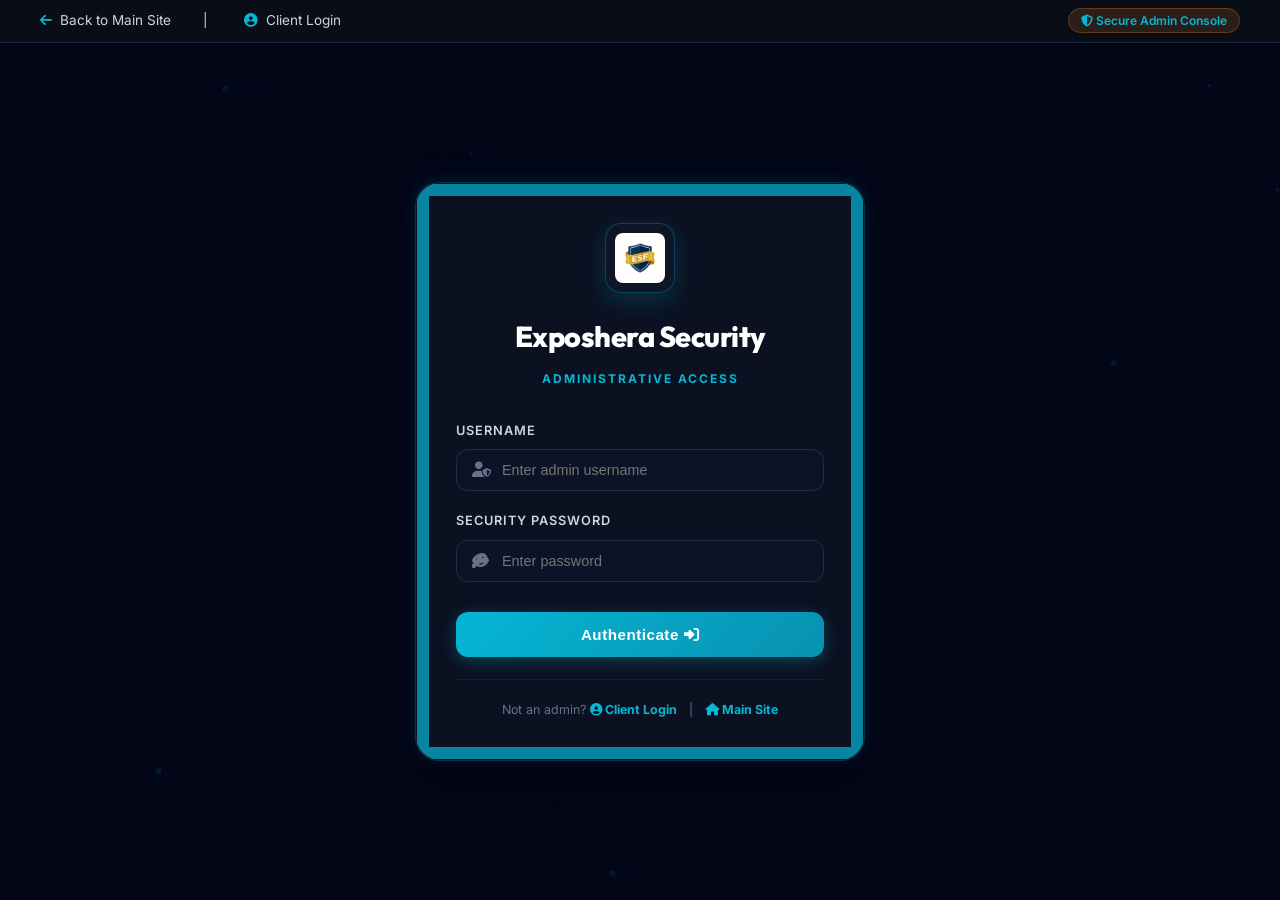
<file: admin.html>
﻿<!DOCTYPE html>
<html lang="en">
<head>
    <meta charset="UTF-8">
    <meta name="viewport" content="width=device-width, initial-scale=1.0">
    <title>Admin Portal | Exposhera Security Force Pvt. Ltd.</title>
    <!-- FontAwesome Icons -->
    <link rel="stylesheet" href="https://cdnjs.cloudflare.com/ajax/libs/font-awesome/6.5.1/css/all.min.css">
    <!-- Custom CSS -->
        <link rel="icon" type="image/png" href="images/logo.png">
    <link rel="apple-touch-icon" href="images/logo.png">
    <link rel="stylesheet" href="css/style.css">
    <style>
        /* Specific Admin Portal Styling */
        body {
            background-color: var(--primary-dark);
            color: var(--text-light);
            min-height: 100vh;
            display: flex;
            flex-direction: column;
        }

        .admin-container {
            flex: 1;
            display: flex;
            align-items: center;
            justify-content: center;
            padding: 40px 20px;
            position: relative;
            z-index: 10;
        }

        /* Cyberpunk styled login panel */
        .login-card {
            width: 100%;
            max-width: 450px;
            background: rgba(14, 21, 36, 0.85);
            backdrop-filter: blur(16px);
            -webkit-backdrop-filter: blur(16px);
            border: 1px solid rgba(6, 182, 212, 0.2);
            border-radius: 24px;
            padding: 40px;
            box-shadow: 0 15px 40px rgba(0, 0, 0, 0.5), var(--shadow-blue-glow);
            position: relative;
            overflow: hidden;
            transition: var(--transition-smooth);
        }

        .login-card::after {
            content: '';
            position: absolute;
            inset: 0;
            pointer-events: none;
            border: 1px solid transparent;
            border-radius: inherit;
            background: 
                linear-gradient(90deg, var(--accent) 12px, transparent 12px) 0 0,
                linear-gradient(90deg, var(--accent) 12px, transparent 12px) 0 100%,
                linear-gradient(90deg, transparent calc(100% - 12px), var(--accent) calc(100% - 12px)) 0 0,
                linear-gradient(90deg, transparent calc(100% - 12px), var(--accent) calc(100% - 12px)) 0 100%,
                linear-gradient(0deg, var(--accent) 12px, transparent 12px) 0 0,
                linear-gradient(0deg, transparent calc(100% - 12px), var(--accent) calc(100% - 12px)) 0 0,
                linear-gradient(0deg, var(--accent) 12px, transparent 12px) 100% 0,
                linear-gradient(0deg, transparent calc(100% - 12px), var(--accent) calc(100% - 12px)) 100% 0;
            background-repeat: no-repeat;
            background-size: 100% 100%;
            opacity: 0.7;
            z-index: 3;
        }

        .login-header {
            text-align: center;
            margin-bottom: 30px;
        }

        .login-header h1 {
            font-size: 1.8rem;
            color: var(--text-white);
            margin-bottom: 6px;
            font-weight: 800;
            letter-spacing: -0.5px;
        }

        .login-header span {
            color: var(--accent);
            font-size: 0.75rem;
            text-transform: uppercase;
            letter-spacing: 2px;
            font-weight: 700;
        }

        .login-logo {
            width: 70px;
            height: 70px;
            border-radius: 16px;
            margin: 0 auto 20px;
            border: 1px solid rgba(6, 182, 212, 0.3);
            display: flex;
            align-items: center;
            justify-content: center;
            background: rgba(15, 23, 42, 0.8);
            box-shadow: 0 8px 24px rgba(6, 182, 212, 0.2);
        }

        .login-logo img {
            width: 50px;
            height: 50px;
            object-fit: cover;
            border-radius: 8px;
        }

        .input-group {
            margin-bottom: 20px;
            position: relative;
        }

        .input-group label {
            display: block;
            font-size: 0.8rem;
            text-transform: uppercase;
            letter-spacing: 1px;
            margin-bottom: 8px;
            color: var(--text-light);
            font-weight: 600;
        }

        .input-wrapper {
            position: relative;
        }

        .input-wrapper i {
            position: absolute;
            left: 16px;
            top: 50%;
            transform: translateY(-50%);
            color: var(--text-muted);
            font-size: 0.95rem;
        }

        .input-wrapper input {
            width: 100%;
            background: rgba(15, 23, 42, 0.6);
            border: 1px solid rgba(255, 255, 255, 0.1);
            padding: 12px 16px 12px 45px;
            border-radius: 12px;
            outline: none;
            color: var(--text-white);
            font-size: 0.9rem;
            transition: var(--transition-fast);
        }

        .input-wrapper input:focus {
            border-color: var(--accent);
            box-shadow: 0 0 0 3px rgba(6, 182, 212, 0.2);
            background: rgba(15, 23, 42, 0.8);
        }

        .toggle-password {
            position: absolute;
            right: 16px;
            top: 50%;
            transform: translateY(-50%);
            color: var(--text-muted);
            cursor: pointer;
            transition: var(--transition-fast);
        }

        .toggle-password:hover {
            color: var(--accent);
        }

        .login-btn {
            width: 100%;
            margin-top: 10px;
            padding: 14px;
            border-radius: 12px;
            font-size: 0.95rem;
            letter-spacing: 0.5px;
            background: linear-gradient(135deg, var(--accent), #0891b2);
            border: none;
            color: white;
            font-weight: 700;
            cursor: pointer;
            box-shadow: 0 4px 15px rgba(6, 182, 212, 0.3);
            transition: var(--transition-smooth);
        }

        .login-btn:hover {
            transform: translateY(-2px);
            box-shadow: 0 6px 20px rgba(6, 182, 212, 0.5);
        }

        .error-message {
            background: rgba(239, 68, 68, 0.1);
            border: 1px solid rgba(239, 68, 68, 0.2);
            color: #f87171;
            padding: 12px 16px;
            border-radius: 10px;
            font-size: 0.85rem;
            margin-bottom: 20px;
            display: none;
            align-items: center;
            gap: 10px;
        }

        /* Dashboard Styles */
        .dashboard-wrapper {
            display: none;
            width: 100%;
            max-width: 1300px;
            margin: 40px auto;
            background: rgba(14, 21, 36, 0.8);
            backdrop-filter: blur(20px);
            -webkit-backdrop-filter: blur(20px);
            border: 1px solid rgba(255, 255, 255, 0.08);
            border-radius: 24px;
            padding: 30px;
            box-shadow: var(--shadow-lg);
            animation: fadeIn 0.5s ease-out;
        }

        .dashboard-header {
            display: flex;
            justify-content: space-between;
            align-items: center;
            border-bottom: 1px solid rgba(255, 255, 255, 0.08);
            padding-bottom: 20px;
            margin-bottom: 30px;
            flex-wrap: wrap;
            gap: 20px;
        }

        .dashboard-title-area h2 {
            font-size: 1.8rem;
            color: var(--text-white);
            font-weight: 800;
        }

        .dashboard-title-area p {
            color: var(--text-muted);
            font-size: 0.85rem;
            margin-top: 4px;
        }

        .dashboard-actions {
            display: flex;
            gap: 12px;
            flex-wrap: wrap;
        }

        .dashboard-actions .btn {
            padding: 10px 18px;
            font-size: 0.85rem;
        }

        /* Metric Grid */
        .stats-grid {
            display: grid;
            grid-template-columns: repeat(auto-fit, minmax(240px, 1fr));
            gap: 20px;
            margin-bottom: 30px;
        }

        .stat-card {
            background: rgba(15, 23, 42, 0.6);
            border: 1px solid rgba(255, 255, 255, 0.05);
            border-radius: 16px;
            padding: 24px;
            display: flex;
            align-items: center;
            gap: 20px;
            position: relative;
            overflow: hidden;
            transition: var(--transition-smooth);
        }

        .stat-card::after {
            content: '';
            position: absolute;
            width: 4px;
            height: 100%;
            left: 0;
            top: 0;
            background: var(--accent);
        }

        .stat-card:hover {
            transform: translateY(-4px);
            border-color: rgba(6, 182, 212, 0.3);
            box-shadow: 0 8px 24px rgba(6, 182, 212, 0.1);
        }

        .stat-icon {
            width: 54px;
            height: 54px;
            border-radius: 12px;
            background: rgba(6, 182, 212, 0.1);
            color: var(--accent);
            display: flex;
            align-items: center;
            justify-content: center;
            font-size: 1.4rem;
        }

        .stat-info h3 {
            font-size: 0.8rem;
            color: var(--text-muted);
            text-transform: uppercase;
            letter-spacing: 1px;
            margin-bottom: 4px;
        }

        .stat-info span {
            font-size: 1.8rem;
            font-family: 'Outfit', sans-serif;
            font-weight: 800;
            color: var(--text-white);
        }

        /* Table panel */
        .table-panel {
            background: rgba(15, 23, 42, 0.4);
            border: 1px solid rgba(255, 255, 255, 0.05);
            border-radius: 16px;
            overflow: hidden;
        }

        .table-panel-header {
            padding: 20px;
            border-bottom: 1px solid rgba(255, 255, 255, 0.05);
            display: flex;
            justify-content: space-between;
            align-items: center;
            flex-wrap: wrap;
            gap: 16px;
        }

        .table-search {
            position: relative;
            max-width: 320px;
            width: 100%;
        }

        .table-search i {
            position: absolute;
            left: 14px;
            top: 50%;
            transform: translateY(-50%);
            color: var(--text-muted);
        }

        .table-search input {
            width: 100%;
            background: rgba(9, 13, 22, 0.8);
            border: 1px solid rgba(255, 255, 255, 0.08);
            padding: 10px 14px 10px 40px;
            border-radius: 30px;
            outline: none;
            color: var(--text-white);
            font-size: 0.85rem;
            transition: var(--transition-fast);
        }

        .table-search input:focus {
            border-color: var(--accent);
            box-shadow: 0 0 0 2px rgba(6, 182, 212, 0.15);
        }

        .table-responsive {
            overflow-x: auto;
            width: 100%;
        }

        .admin-table {
            width: 100%;
            border-collapse: collapse;
            text-align: left;
            font-size: 0.85rem;
        }

        .admin-table th {
            background: rgba(9, 13, 22, 0.9);
            color: var(--text-white);
            padding: 16px 20px;
            font-weight: 700;
            border-bottom: 1px solid rgba(255, 255, 255, 0.08);
            letter-spacing: 0.5px;
        }

        .admin-table td {
            padding: 16px 20px;
            border-bottom: 1px solid rgba(255, 255, 255, 0.04);
            color: var(--text-light);
            vertical-align: top;
        }

        .admin-table tbody tr:hover {
            background: rgba(255, 255, 255, 0.015);
        }

        .badge-product {
            background-color: var(--accent-light);
            color: var(--accent);
            border: 1px solid rgba(6, 182, 212, 0.2);
            padding: 4px 10px;
            border-radius: 50px;
            font-size: 0.75rem;
            font-weight: 600;
            display: inline-block;
        }

        .msg-text {
            max-width: 320px;
            white-space: pre-wrap;
            line-height: 1.4;
            color: var(--text-light);
        }

        .delete-btn {
            background: none;
            border: none;
            color: #ef4444;
            cursor: pointer;
            padding: 6px;
            border-radius: 6px;
            transition: var(--transition-fast);
        }

        .delete-btn:hover {
            background: rgba(239, 68, 68, 0.15);
            color: #f87171;
            transform: scale(1.05);
        }

        .btn-wa-direct {
            background: none;
            border: none;
            color: #25d366;
            cursor: pointer;
            padding: 6px;
            border-radius: 6px;
            transition: var(--transition-fast);
            margin-right: 6px;
        }

        .btn-wa-direct:hover {
            background: rgba(37, 211, 102, 0.15);
            transform: scale(1.05);
        }

        @keyframes fadeIn {
            from { opacity: 0; transform: translateY(10px); }
            to { opacity: 1; transform: translateY(0); }
        }

        /* â”€â”€ Admin Tab Buttons â”€â”€ */
        .admin-tab-btn {
            padding: 9px 18px;
            border-radius: 10px;
            border: none;
            background: transparent;
            color: var(--text-muted);
            font-size: 0.83rem;
            font-weight: 700;
            cursor: pointer;
            transition: all 0.22s ease;
            font-family: 'Outfit', sans-serif;
            letter-spacing: 0.3px;
        }
        .admin-tab-btn.active {
            background: linear-gradient(135deg, var(--accent), #0891b2);
            color: white;
            box-shadow: 0 4px 12px rgba(6, 182, 212, 0.3);
        }
        .admin-tab-btn:hover:not(.active) {
            color: var(--text-white);
            background: rgba(255,255,255,0.05);
        }
        .admin-tab-panel {
            animation: fadeIn 0.3s ease-out;
        }

        /* User action button */
        .user-del-btn {
            background: none; border: none;
            color: #ef4444; cursor: pointer;
            padding: 6px; border-radius: 6px;
            transition: all 0.2s ease;
        }
        .user-del-btn:hover { background: rgba(239,68,68,0.15); transform: scale(1.05); }

        .user-wa-btn {
            background: none; border: none;
            color: #25d366; cursor: pointer;
            padding: 6px; border-radius: 6px;
            transition: all 0.2s ease; margin-right: 4px;
        }
        .user-wa-btn:hover { background: rgba(37,211,102,0.15); transform: scale(1.05); }

        .badge-user {
            background: rgba(139,92,246,0.12);
            border: 1px solid rgba(139,92,246,0.25);
            color: #a78bfa;
            padding: 3px 9px; border-radius: 50px;
            font-size: 0.72rem; font-weight: 700;
        }
    </style>
</head>
<body>
    <canvas id="particle-canvas"></canvas>

    <!-- Top Contact Bar (Matching Site Branding) -->
    <div class="top-bar">
        <div class="container" style="display:flex; justify-content:space-between; align-items:center;">
            <div class="top-contact">
                <a href="index.html"><i class="fas fa-arrow-left"></i> Back to Main Site</a>
                &nbsp;&nbsp;|
                <a href="login.html" style="margin-left:12px;"><i class="fas fa-user-circle"></i> Client Login</a>
            </div>
            <div class="top-badges">
                <span class="top-badge"><i class="fas fa-shield-alt"></i> Secure Admin Console</span>
            </div>
        </div>
    </div>

    <!-- Main Content Area -->
    <div class="admin-container">
        
        <!-- LOGIN CARD -->
        <div class="login-card" id="loginCard">
            <div class="login-logo">
                <img src="images/logo.png" alt="Exposhera Logo">
            </div>
            <div class="login-header">
                <h1>Exposhera Security</h1>
                <span>Administrative Access</span>
            </div>
            
            <div class="error-message" id="errorMsg">
                <i class="fas fa-exclamation-triangle"></i>
                <span id="errorText">Invalid username or password.</span>
            </div>

            <form id="loginForm">
                <div class="input-group">
                    <label for="username">Username</label>
                    <div class="input-wrapper">
                        <i class="fas fa-user-shield"></i>
                        <input type="text" id="username" placeholder="Enter admin username" required autocomplete="username">
                    </div>
                </div>
                <div class="input-group">
                    <label for="password">Security Password</label>
                    <div class="input-wrapper">
                        <i class="fas fa-key"></i>
                        <input type="password" id="password" placeholder="Enter password" required autocomplete="current-password">
                        <i class="fas fa-eye toggle-password" id="togglePassword"></i>
                    </div>
                </div>
                <button type="submit" class="login-btn">Authenticate <i class="fas fa-sign-in-alt"></i></button>
            </form>
            <div style="text-align:center; font-size:0.78rem; color:var(--text-muted); margin-top:22px; padding-top:20px; border-top:1px solid rgba(255,255,255,0.06);">
                Not an admin? <a href="login.html" style="color:var(--accent); font-weight:700;"><i class="fas fa-user-circle"></i> Client Login</a>
                &nbsp;&nbsp;|&nbsp;&nbsp;
                <a href="index.html" style="color:var(--accent); font-weight:700;"><i class="fas fa-home"></i> Main Site</a>
            </div>
        </div>

        <!-- DASHBOARD CONTAINER -->
        <div class="dashboard-wrapper" id="dashboardPanel">
            
            <!-- Dashboard Header -->
            <div class="dashboard-header">
                <div class="dashboard-title-area">
                    <h2>Admin <span class="highlight">Control Panel</span></h2>
                    <p id="adminWelcomeMsg">Logged in as Administrator &bull; Full platform access</p>
                </div>
                <div class="dashboard-actions">
                    <button class="btn btn-outline" id="exportCsvBtn"><i class="fas fa-file-csv"></i> Export CSV</button>
                    <button class="btn btn-primary" id="logoutBtn" style="background: linear-gradient(135deg, #ef4444, #b91c1c); box-shadow: 0 4px 15px rgba(239, 68, 68, 0.2);"><i class="fas fa-sign-out-alt"></i> Secure Logout</button>
                </div>
            </div>

            <!-- Stats Metric Cards -->
            <div class="stats-grid">
                <div class="stat-card">
                    <div class="stat-icon"><i class="fas fa-envelope-open-text"></i></div>
                    <div class="stat-info"><h3>Total Enquiries</h3><span id="statTotal">0</span></div>
                </div>
                <div class="stat-card" style="border-color: rgba(230,126,34,0.3);">
                    <div class="stat-icon" style="color:#e67e22; background:rgba(230,126,34,0.1);"><i class="fas fa-box-open"></i></div>
                    <div class="stat-info"><h3>Product Enquiries</h3><span id="statProducts">0</span></div>
                </div>
                <div class="stat-card" style="border-color: rgba(34,197,94,0.3);">
                    <div class="stat-icon" style="color:#22c55e; background:rgba(34,197,94,0.1);"><i class="fas fa-users"></i></div>
                    <div class="stat-info"><h3>Registered Users</h3><span id="statUsers">0</span></div>
                </div>
                <div class="stat-card" style="border-color: rgba(139,92,246,0.3);">
                    <div class="stat-icon" style="color:#a78bfa; background:rgba(139,92,246,0.1);"><i class="fas fa-headset"></i></div>
                    <div class="stat-info"><h3>Service Requests</h3><span id="statGeneral">0</span></div>
                </div>
            </div>

            <!-- Tab Navigation -->
            <div style="display:flex; gap:6px; margin-bottom:24px; background:rgba(9,13,22,0.6); padding:5px; border-radius:14px; width:fit-content;">
                <button class="admin-tab-btn active" id="tabEnquiries" onclick="switchAdminTab('enquiries')">
                    <i class="fas fa-inbox"></i> Enquiries
                </button>
                <button class="admin-tab-btn" id="tabUsers" onclick="switchAdminTab('users')">
                    <i class="fas fa-users-cog"></i> Users
                </button>
            </div>

            <!-- Enquiries Tab -->
            <div id="adminTabEnquiries" class="admin-tab-panel">
                <div class="table-panel">
                    <div class="table-panel-header">
                        <h3 style="color:var(--text-white); font-size:1.1rem; font-family:'Outfit', sans-serif;">Enquiries Feed</h3>
                        <div style="display:flex; gap:10px; align-items:center; flex-wrap:wrap;">
                            <div class="table-search">
                                <i class="fas fa-search"></i>
                                <input type="text" id="searchTable" placeholder="Search name, phone, category...">
                            </div>
                            <button class="btn btn-outline" id="deleteAllEnqBtn" style="font-size:0.8rem; padding:8px 14px; border-color:rgba(239,68,68,0.4); color:#f87171;">
                                <i class="fas fa-trash"></i> Clear All
                            </button>
                        </div>
                    </div>
                    <div class="table-responsive">
                        <table class="admin-table">
                            <thead>
                                <tr>
                                    <th style="width:50px;">S.No</th>
                                    <th style="width:140px;">Date &amp; Time</th>
                                    <th style="width:150px;">Client Info</th>
                                    <th style="width:180px;">Product / Category</th>
                                    <th>Message</th>
                                    <th style="width:120px; text-align:center;">Actions</th>
                                </tr>
                            </thead>
                            <tbody id="enquiriesTableBody">
                                <!-- Rows injected dynamically -->
                            </tbody>
                        </table>
                    </div>
                </div>
            </div>

            <!-- Users Tab -->
            <div id="adminTabUsers" class="admin-tab-panel" style="display:none;">
                <div class="table-panel">
                    <div class="table-panel-header">
                        <h3 style="color:var(--text-white); font-size:1.1rem; font-family:'Outfit', sans-serif;">Registered Clients</h3>
                        <div style="display:flex; gap:10px; align-items:center; flex-wrap:wrap;">
                            <div class="table-search">
                                <i class="fas fa-search"></i>
                                <input type="text" id="searchUsers" placeholder="Search by name or email...">
                            </div>
                            <button class="btn btn-outline" id="deleteAllUsersBtn" style="font-size:0.8rem; padding:8px 14px; border-color:rgba(239,68,68,0.4); color:#f87171;">
                                <i class="fas fa-trash"></i> Clear All Users
                            </button>
                        </div>
                    </div>
                    <div class="table-responsive">
                        <table class="admin-table">
                            <thead>
                                <tr>
                                    <th style="width:50px;">S.No</th>
                                    <th>Name</th>
                                    <th>Email</th>
                                    <th>Phone</th>
                                    <th>Registered On</th>
                                    <th style="width:80px;">Enquiries</th>
                                    <th style="width:140px; text-align:center;">Actions</th>
                                </tr>
                            </thead>
                            <tbody id="usersTableBody">
                                <!-- Rows injected dynamically -->
                            </tbody>
                        </table>
                    </div>
                </div>
            </div>

        </div>

    </div>

    <!-- Background Particle Script -->
    <script src="js/particles.js"></script>
    
    <!-- Admin Portal Script -->
    <script>
    (function () {
        var ADMIN_USER      = 'admin';
        var ADMIN_PASS      = 'Exposhera@2026';
        var ENQ_KEY         = 'exposhera_enquiries';
        var USERS_KEY       = 'exposhera_users';
        var SESSION_KEY     = 'exposhera_admin_auth';

        /* â”€â”€ Storage helpers â”€â”€ */
        function getEnquiries() { try { return JSON.parse(localStorage.getItem(ENQ_KEY)) || []; } catch(e) { return []; } }
        function saveEnquiries(d) { localStorage.setItem(ENQ_KEY, JSON.stringify(d)); }
        function getUsers()     { try { return JSON.parse(localStorage.getItem(USERS_KEY)) || []; } catch(e) { return []; } }
        function saveUsers(d)   { localStorage.setItem(USERS_KEY, JSON.stringify(d)); }

        var enquiriesData = [];
        var usersData     = [];

        /* â”€â”€ DOM refs â”€â”€ */
        var loginCard     = document.getElementById('loginCard');
        var dashPanel     = document.getElementById('dashboardPanel');
        var loginForm     = document.getElementById('loginForm');
        var errorMsg      = document.getElementById('errorMsg');
        var errorText     = document.getElementById('errorText');
        var passwordInput = document.getElementById('password');

        /* â”€â”€ Password eye toggle â”€â”€ */
        var togglePassword = document.getElementById('togglePassword');
        if (togglePassword && passwordInput) {
            togglePassword.addEventListener('click', function() {
                var t = passwordInput.getAttribute('type') === 'password' ? 'text' : 'password';
                passwordInput.setAttribute('type', t);
                togglePassword.classList.toggle('fa-eye-slash');
            });
        }

        /* â”€â”€ Auth check â”€â”€ */
        function checkAuth() {
            if (sessionStorage.getItem(SESSION_KEY) === 'true') {
                loginCard.style.display = 'none';
                dashPanel.style.display = 'block';
                loadDashboard();
            } else {
                loginCard.style.display = 'block';
                dashPanel.style.display = 'none';
            }
        }

        /* â”€â”€ Login â”€â”€ */
        if (loginForm) {
            loginForm.addEventListener('submit', function(e) {
                e.preventDefault();
                var u = document.getElementById('username').value.trim();
                var p = passwordInput.value;
                if (u === ADMIN_USER && p === ADMIN_PASS) {
                    sessionStorage.setItem(SESSION_KEY, 'true');
                    errorMsg.style.display = 'none';
                    loginCard.style.display = 'none';
                    dashPanel.style.display = 'block';
                    loadDashboard();
                } else {
                    errorMsg.style.display = 'flex';
                    errorText.textContent = 'Invalid administrator credentials. Please try again.';
                    loginForm.querySelector('#username').classList.add('shake');
                    setTimeout(function(){ loginForm.querySelector('#username').classList.remove('shake'); }, 500);
                }
            });
        }

        /* â”€â”€ Logout â”€â”€ */
        var logoutBtn = document.getElementById('logoutBtn');
        if (logoutBtn) {
            logoutBtn.addEventListener('click', function() {
                sessionStorage.removeItem(SESSION_KEY);
                if (loginForm) loginForm.reset();
                checkAuth();
            });
        }

        /* â”€â”€ Load Dashboard â”€â”€ */
        function loadDashboard() {
            enquiriesData = getEnquiries();
            usersData     = getUsers();
            renderStats();
            renderEnquiriesTable(enquiriesData);
            renderUsersTable(usersData);
        }

        /* â”€â”€ Stats â”€â”€ */
        function renderStats() {
            var prodCount = 0, svcCount = 0;
            enquiriesData.forEach(function(item) {
                var p = (item.product || '').toLowerCase();
                var safetyKw = ['jacket','shoe','helmet','glove','road','welding','fall','harness','boot','vest','reflective'];
                if (safetyKw.some(function(k){ return p.indexOf(k) !== -1; })) { prodCount++; } else { svcCount++; }
            });
            document.getElementById('statTotal').textContent    = enquiriesData.length;
            document.getElementById('statProducts').textContent = prodCount;
            document.getElementById('statGeneral').textContent  = svcCount;
            document.getElementById('statUsers').textContent    = usersData.length;
        }

        /* â”€â”€ Tab Switcher â”€â”€ */
        window.switchAdminTab = function(tab) {
            document.getElementById('adminTabEnquiries').style.display = tab === 'enquiries' ? 'block' : 'none';
            document.getElementById('adminTabUsers').style.display     = tab === 'users'     ? 'block' : 'none';
            document.getElementById('tabEnquiries').classList.toggle('active', tab === 'enquiries');
            document.getElementById('tabUsers').classList.toggle('active', tab === 'users');
        };

        /* â”€â”€ Render Enquiries Table â”€â”€ */
        function renderEnquiriesTable(data) {
            var tbody = document.getElementById('enquiriesTableBody');
            if (!tbody) return;
            tbody.innerHTML = '';
            if (data.length === 0) {
                tbody.innerHTML = '<tr><td colspan="6" style="text-align:center;padding:40px;color:var(--text-muted);">No enquiries registered yet.</td></tr>';
                return;
            }
            data.forEach(function(item, index) {
                var phone = (item.phone || '').replace(/[^0-9]/g, '');
                var tr = document.createElement('tr');
                tr.innerHTML =
                    '<td>' + (index + 1) + '</td>' +
                    '<td style="font-weight:600;color:var(--text-white);">' + (item.date || 'â€”') + '</td>' +
                    '<td>' +
                        '<strong style="color:var(--text-white);">' + esc(item.name) + '</strong><br>' +
                        '<span style="font-size:0.8rem;color:var(--text-muted);">Ph: <a href="tel:' + phone + '" style="color:var(--accent);">' + esc(item.phone) + '</a></span><br>' +
                        '<span style="font-size:0.79rem;color:var(--text-muted);">' + esc(item.email) + '</span>' +
                    '</td>' +
                    '<td><span class="badge-product">' + esc(item.product) + '</span></td>' +
                    '<td><div class="msg-text">' + esc(item.message) + '</div></td>' +
                    '<td style="text-align:center;white-space:nowrap;">' +
                        '<a href="https://wa.me/91' + phone + '?text=' + encodeURIComponent('Hi ' + item.name + ', following up on your enquiry about ' + item.product + '.') + '" target="_blank" class="btn-wa-direct" title="WhatsApp"><i class="fab fa-whatsapp"></i></a>' +
                        '<button class="delete-btn" onclick="deleteEnquiry(\'' + item.id + '\')" title="Delete"><i class="fas fa-trash-alt"></i></button>' +
                    '</td>';
                tbody.appendChild(tr);
            });
        }

        /* â”€â”€ Render Users Table â”€â”€ */
        function renderUsersTable(data) {
            var tbody = document.getElementById('usersTableBody');
            if (!tbody) return;
            tbody.innerHTML = '';
            if (data.length === 0) {
                tbody.innerHTML = '<tr><td colspan="7" style="text-align:center;padding:40px;color:var(--text-muted);">No registered clients yet.</td></tr>';
                return;
            }
            var allEnq = getEnquiries();
            data.forEach(function(user, index) {
                var userEnqCount = allEnq.filter(function(e){ return (e.email||'').toLowerCase() === user.email; }).length;
                var phone = (user.phone || '').replace(/[^0-9]/g, '');
                var tr = document.createElement('tr');
                tr.innerHTML =
                    '<td>' + (index + 1) + '</td>' +
                    '<td><strong style="color:var(--text-white);">' + esc(user.name) + '</strong></td>' +
                    '<td style="color:var(--accent);">' + esc(user.email) + '</td>' +
                    '<td><a href="tel:' + phone + '" style="color:var(--text-light);">' + esc(user.phone) + '</a></td>' +
                    '<td style="color:var(--text-muted);font-size:0.82rem;">' + (user.createdAt || 'â€”') + '</td>' +
                    '<td style="text-align:center;"><span class="badge-user">' + userEnqCount + '</span></td>' +
                    '<td style="text-align:center;white-space:nowrap;">' +
                        '<a href="https://wa.me/91' + phone + '?text=' + encodeURIComponent('Hi ' + user.name + ', this is Exposhera Security Force. How can we assist you?') + '" target="_blank" class="user-wa-btn" title="WhatsApp"><i class="fab fa-whatsapp"></i></a>' +
                        '<button class="user-del-btn" onclick="deleteUser(\'' + user.id + '\')" title="Delete user"><i class="fas fa-user-minus"></i></button>' +
                    '</td>';
                tbody.appendChild(tr);
            });
        }

        /* â”€â”€ Delete Enquiry â”€â”€ */
        window.deleteEnquiry = function(id) {
            if (confirm('Delete this enquiry permanently?')) {
                enquiriesData = enquiriesData.filter(function(i){ return i.id !== id; });
                saveEnquiries(enquiriesData);
                renderStats();
                renderEnquiriesTable(enquiriesData);
            }
        };

        /* â”€â”€ Delete User â”€â”€ */
        window.deleteUser = function(id) {
            if (confirm('Delete this client account permanently? Their enquiries will remain.')) {
                usersData = usersData.filter(function(u){ return u.id !== id; });
                saveUsers(usersData);
                renderStats();
                renderUsersTable(usersData);
            }
        };

        /* â”€â”€ Delete All Enquiries â”€â”€ */
        var deleteAllEnqBtn = document.getElementById('deleteAllEnqBtn');
        if (deleteAllEnqBtn) {
            deleteAllEnqBtn.addEventListener('click', function() {
                if (enquiriesData.length === 0) { alert('No enquiries to clear.'); return; }
                if (confirm('Are you sure you want to DELETE ALL ' + enquiriesData.length + ' enquiries? This cannot be undone.')) {
                    enquiriesData = [];
                    saveEnquiries(enquiriesData);
                    renderStats();
                    renderEnquiriesTable(enquiriesData);
                }
            });
        }

        /* â”€â”€ Delete All Users â”€â”€ */
        var deleteAllUsersBtn = document.getElementById('deleteAllUsersBtn');
        if (deleteAllUsersBtn) {
            deleteAllUsersBtn.addEventListener('click', function() {
                if (usersData.length === 0) { alert('No users to clear.'); return; }
                if (confirm('Are you sure you want to DELETE ALL ' + usersData.length + ' registered client accounts? This cannot be undone.')) {
                    usersData = [];
                    saveUsers(usersData);
                    renderStats();
                    renderUsersTable(usersData);
                }
            });
        }

        /* â”€â”€ Search Enquiries â”€â”€ */
        var searchEnqInput = document.getElementById('searchTable');
        if (searchEnqInput) {
            searchEnqInput.addEventListener('input', function(e) {
                var q = e.target.value.toLowerCase().trim();
                var filtered = enquiriesData.filter(function(item) {
                    return (item.name||'').toLowerCase().includes(q) ||
                           (item.phone||'').toLowerCase().includes(q) ||
                           (item.product||'').toLowerCase().includes(q) ||
                           (item.message||'').toLowerCase().includes(q) ||
                           (item.email||'').toLowerCase().includes(q);
                });
                renderEnquiriesTable(filtered);
            });
        }

        /* â”€â”€ Search Users â”€â”€ */
        var searchUsersInput = document.getElementById('searchUsers');
        if (searchUsersInput) {
            searchUsersInput.addEventListener('input', function(e) {
                var q = e.target.value.toLowerCase().trim();
                var filtered = usersData.filter(function(u) {
                    return (u.name||'').toLowerCase().includes(q) ||
                           (u.email||'').toLowerCase().includes(q) ||
                           (u.phone||'').toLowerCase().includes(q);
                });
                renderUsersTable(filtered);
            });
        }

        /* â”€â”€ Export CSV (Enquiries) â”€â”€ */
        var exportCsvBtn = document.getElementById('exportCsvBtn');
        if (exportCsvBtn) {
            exportCsvBtn.addEventListener('click', function() {
                if (enquiriesData.length === 0) { alert('No enquiry records to export.'); return; }
                var csv = 'S.No,Date & Time,Name,Phone,Email,Product/Category,Message\n';
                enquiriesData.forEach(function(item, i) {
                    csv += (i+1) + ',"' + (item.date||'') + '","' + csvEsc(item.name) + '","' + csvEsc(item.phone) + '","' + csvEsc(item.email) + '","' + csvEsc(item.product) + '","' + csvEsc(item.message) + '"\n';
                });
                downloadCsv(csv, 'exposhera_enquiries_' + Date.now() + '.csv');
            });
        }

        /* â”€â”€ Helpers â”€â”€ */
        function esc(s) { return (s||'').replace(/&/g,'&amp;').replace(/</g,'&lt;').replace(/>/g,'&gt;').replace(/"/g,'&quot;'); }
        function csvEsc(s) { return (s||'').replace(/"/g,'""').replace(/\n/g,' '); }
        function downloadCsv(content, filename) {
            var blob = new Blob([content], { type: 'text/csv;charset=utf-8;' });
            var url  = URL.createObjectURL(blob);
            var a    = document.createElement('a');
            a.href = url; a.download = filename;
            document.body.appendChild(a); a.click();
            document.body.removeChild(a); URL.revokeObjectURL(url);
        }

        /* ── Init ── */
        checkAuth();
    })();
    </script>
</body>
</html>
</file>
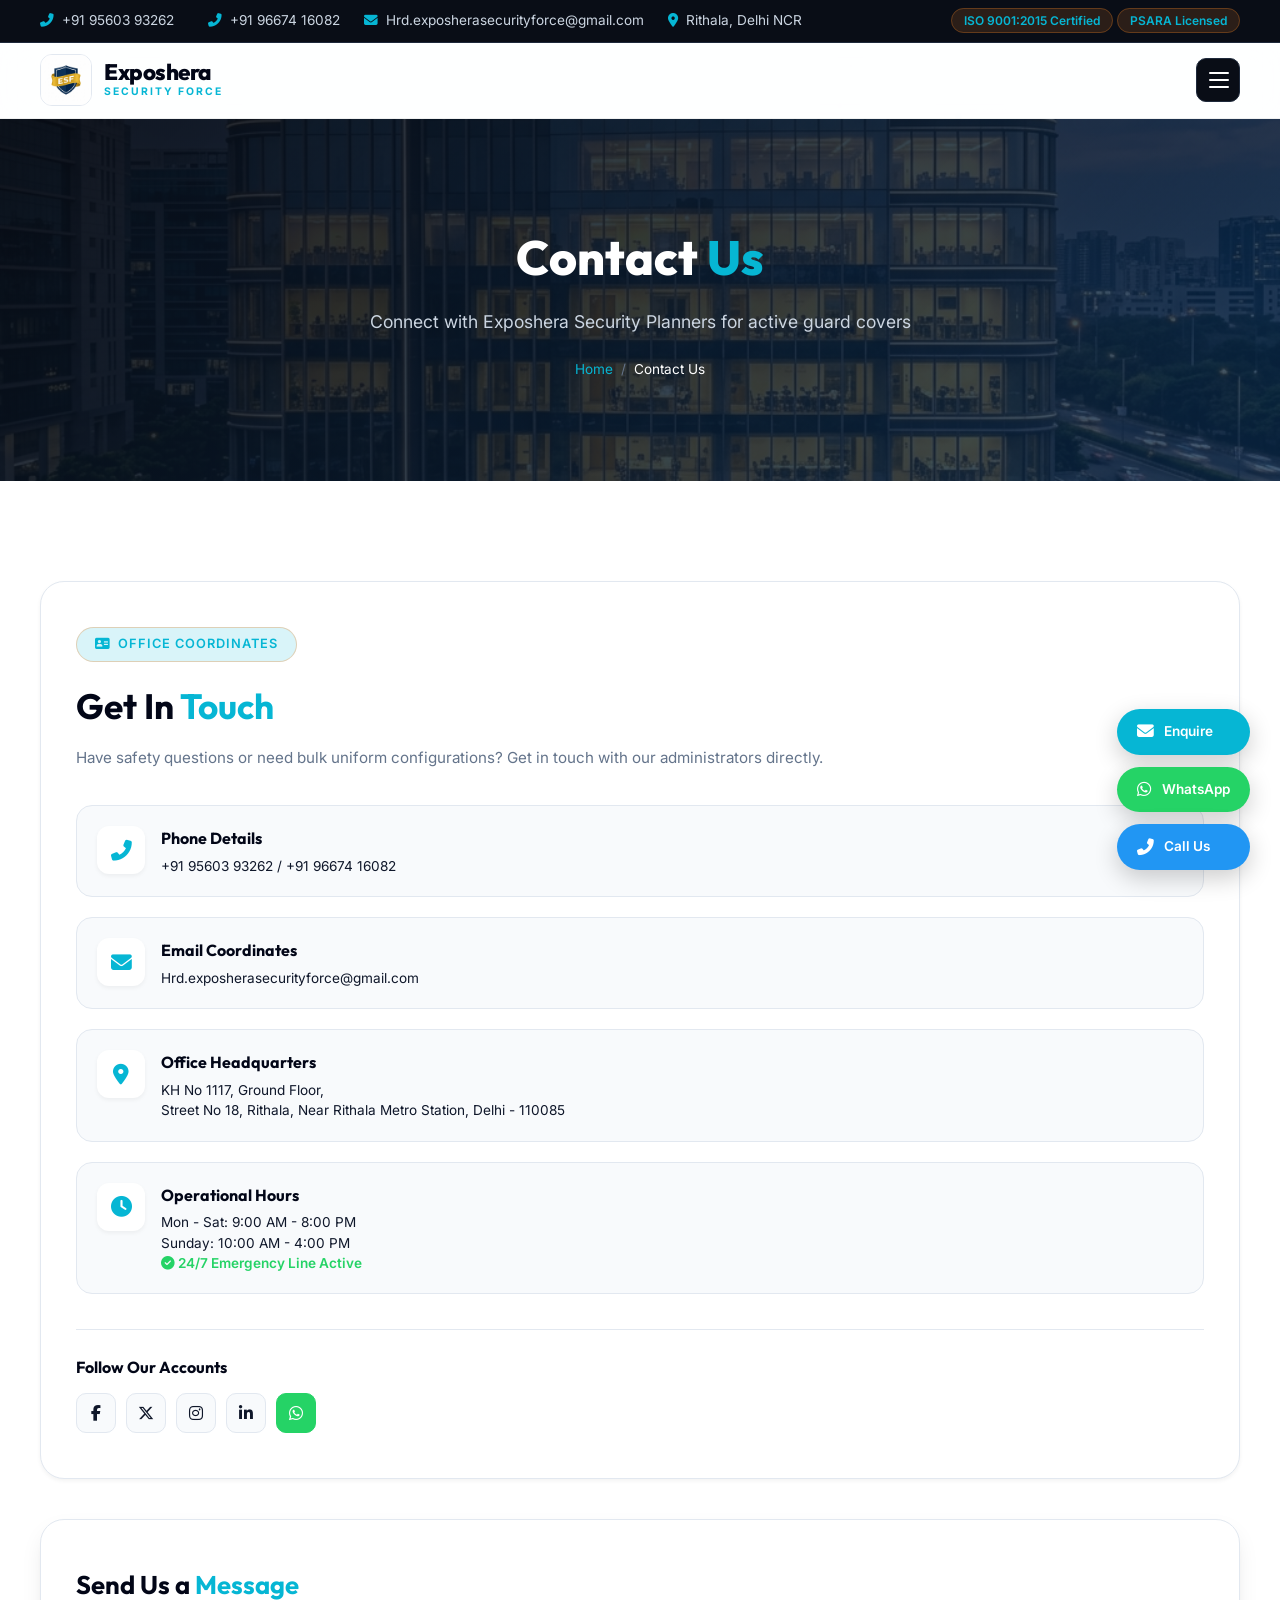
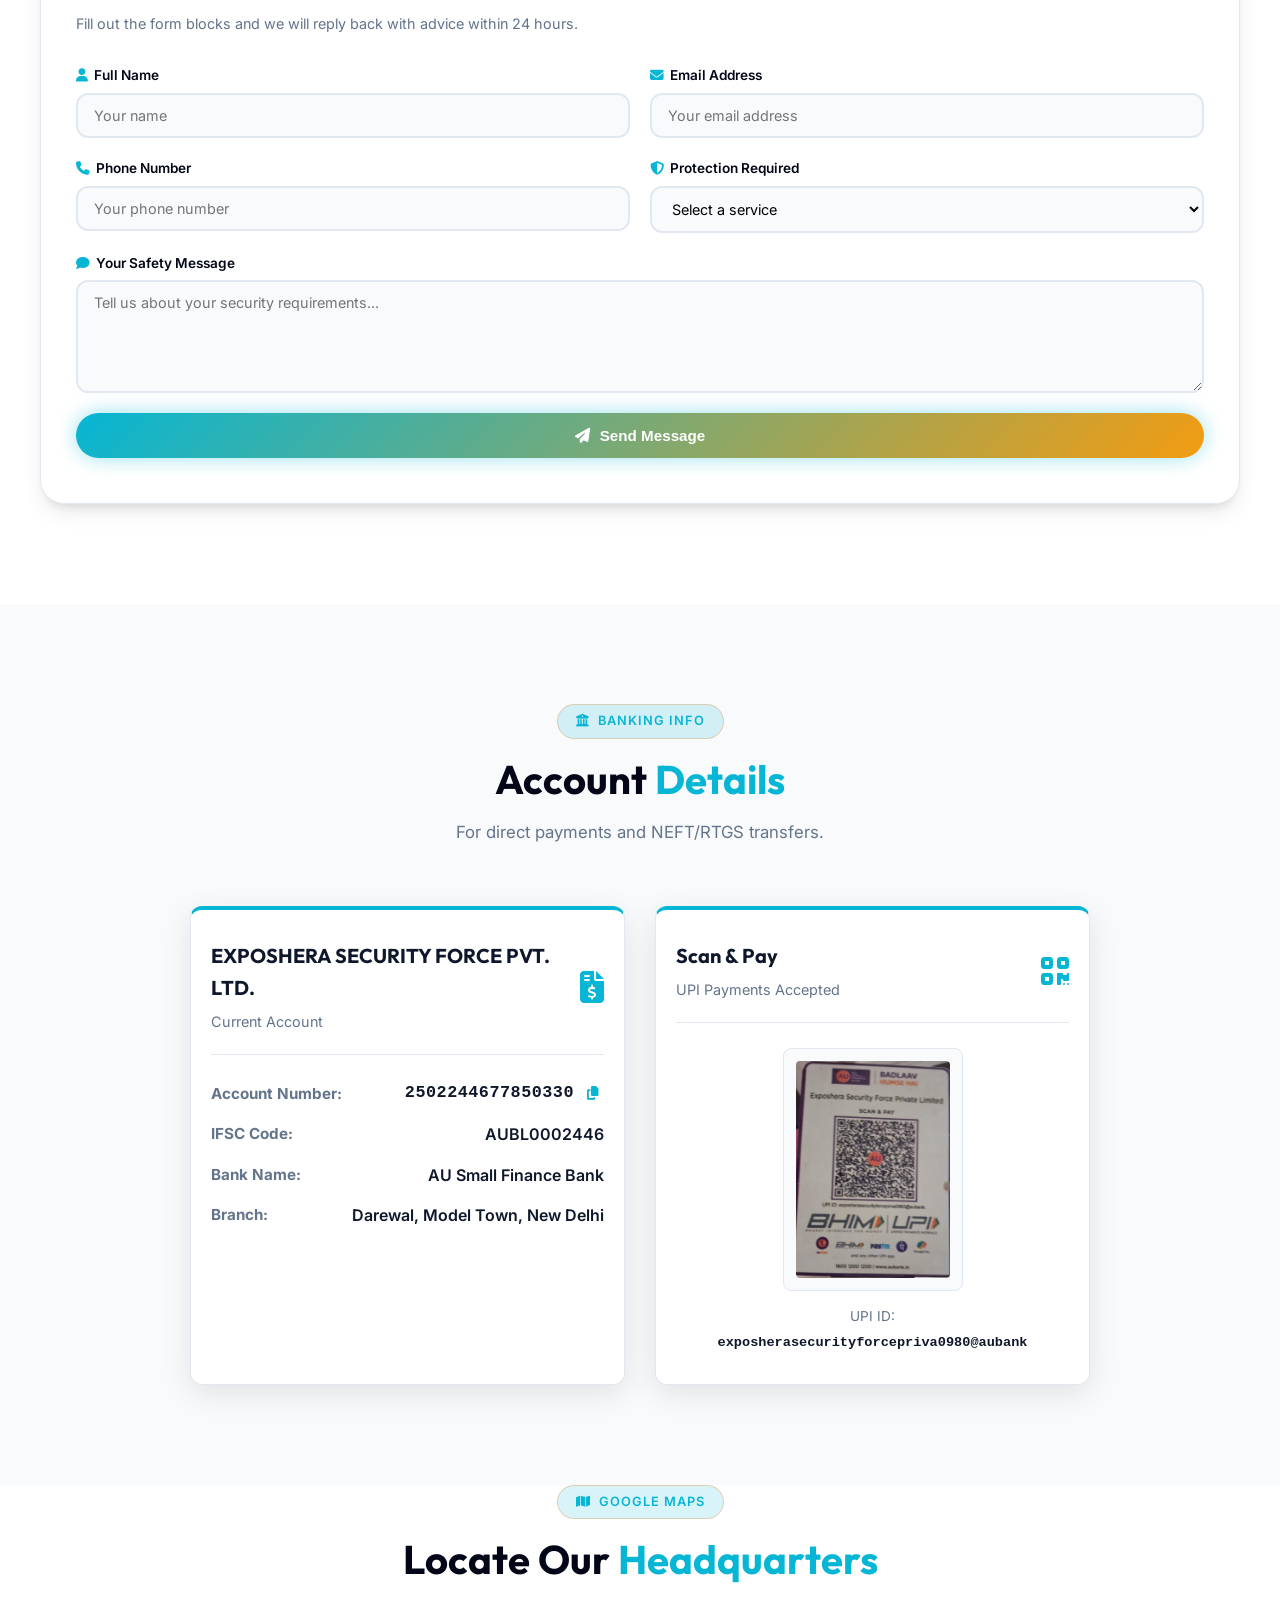
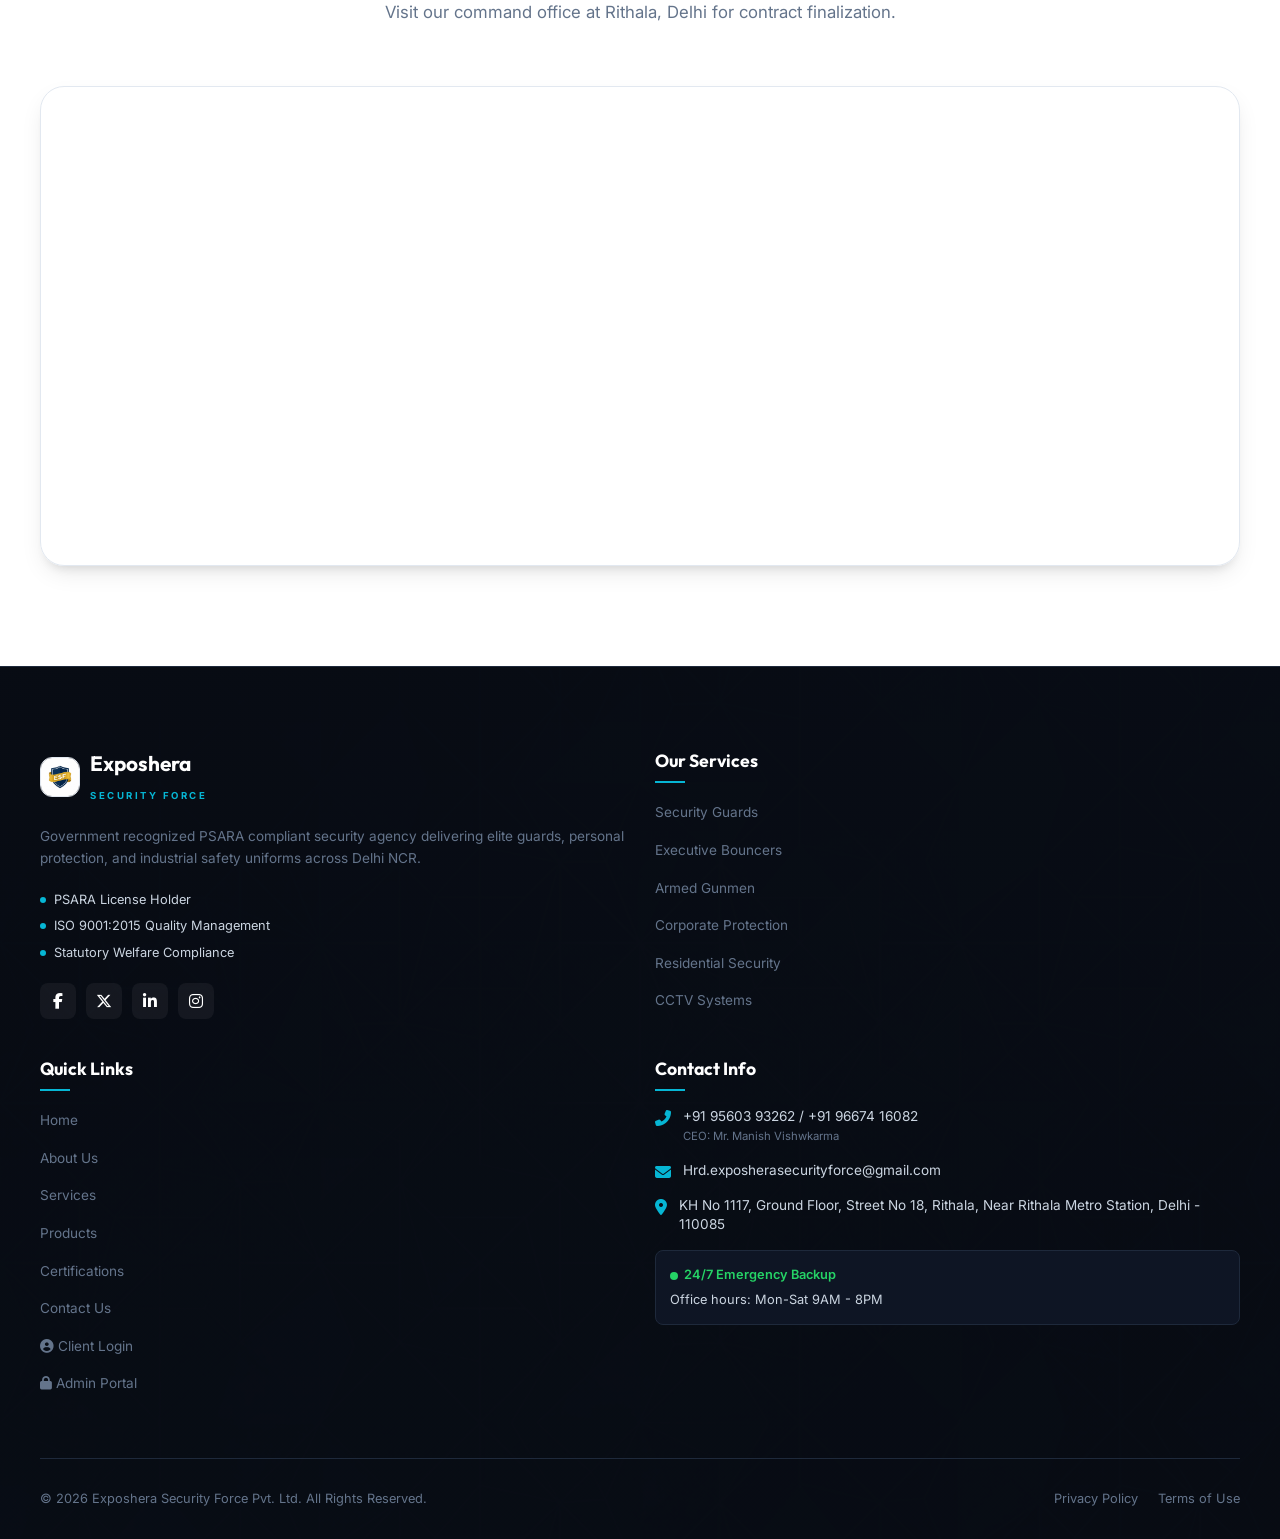
<file: contact.html>
<!DOCTYPE html>
<html lang="en">
<head>
    <meta charset="UTF-8">
    <meta name="viewport" content="width=device-width, initial-scale=1.0">
    <title>Contact Us | Exposhera Security Force Pvt. Ltd.</title>
    <meta name="description" content="Get in touch with Exposhera Security Force in Rithala, Delhi. Send us a message, call Mr. Manish Vishwkarma directly, or locate us on Google Maps.">
    <!-- FontAwesome Icons -->
    <link rel="stylesheet" href="https://cdnjs.cloudflare.com/ajax/libs/font-awesome/6.5.1/css/all.min.css">
    <!-- Custom CSS -->
        <link rel="icon" type="image/png" href="images/logo.png">
    <link rel="apple-touch-icon" href="images/logo.png">
    <link rel="stylesheet" href="css/style.css">
</head>
<body>
    <canvas id="particle-canvas"></canvas>

    <!-- Top Contact Bar -->
    <div class="top-bar">
        <div class="container">
            <div class="top-contact">
                <a href="tel:9560393262"><i class="fas fa-phone-alt"></i> +91 95603 93262</a> <a href="tel:9560393262" style="margin-left: 10px;"><i class="fas fa-phone-alt"></i> +91 96674 16082</a>
                <a href="mailto:Hrd.exposherasecurityforce@gmail.com"><i class="fas fa-envelope"></i> Hrd.exposherasecurityforce@gmail.com</a>
                <a href="contact.html"><i class="fas fa-map-marker-alt"></i> Rithala, Delhi NCR</a>
            </div>
            <div class="top-badges">
                <span class="top-badge">ISO 9001:2015 Certified</span>
                <span class="top-badge">PSARA Licensed</span>
            </div>
        </div>
    </div>

    <!-- Main Navigation Header -->
    <header class="main-header" id="mainHeader">
        <div class="container">
            <a href="index.html" class="logo-link">
                <img src="images/logo.png" alt="Exposhera Security Logo" class="logo-img">
                <div class="logo-info">
                    <h2>Exposhera</h2>
                    <span>Security Force</span>
                </div>
            </a>

            <!-- Biometric Styled Desktop Nav -->
            <nav class="nav-biometric">
                <a href="index.html" class="bio-btn">
                    <i class="fas fa-home"></i><span>Home</span>
                    <div class="layer-scan"></div><div class="layer-pulse"></div><div class="layer-laser"></div>
                    <div class="bio-corner tl"></div><div class="bio-corner tr"></div><div class="bio-corner bl"></div><div class="bio-corner br"></div>
                </a>
                <a href="about.html" class="bio-btn">
                    <i class="fas fa-building"></i><span>About</span>
                    <div class="layer-scan"></div><div class="layer-pulse"></div><div class="layer-laser"></div>
                    <div class="bio-corner tl"></div><div class="bio-corner tr"></div><div class="bio-corner bl"></div><div class="bio-corner br"></div>
                </a>
                <a href="services.html" class="bio-btn">
                    <i class="fas fa-shield-alt"></i><span>Services</span>
                    <div class="layer-scan"></div><div class="layer-pulse"></div><div class="layer-laser"></div>
                    <div class="bio-corner tl"></div><div class="bio-corner tr"></div><div class="bio-corner bl"></div><div class="bio-corner br"></div>
                </a>
                <a href="security-personnel.html" class="bio-btn">
                    <i class="fas fa-user-shield"></i><span>Personnel</span>
                    <div class="layer-scan"></div><div class="layer-pulse"></div><div class="layer-laser"></div>
                    <div class="bio-corner tl"></div><div class="bio-corner tr"></div><div class="bio-corner bl"></div><div class="bio-corner br"></div>
                </a>
                <a href="products.html" class="bio-btn">
                    <i class="fas fa-shield-alt"></i><span>Products</span>
                    <div class="layer-scan"></div><div class="layer-pulse"></div><div class="layer-laser"></div>
                    <div class="bio-corner tl"></div><div class="bio-corner tr"></div><div class="bio-corner bl"></div><div class="bio-corner br"></div>
                </a>
                <a href="certifications.html" class="bio-btn">
                    <i class="fas fa-award"></i><span>Certifications</span>
                    <div class="layer-scan"></div><div class="layer-pulse"></div><div class="layer-laser"></div>
                    <div class="bio-corner tl"></div><div class="bio-corner tr"></div><div class="bio-corner bl"></div><div class="bio-corner br"></div>
                </a>
                <a href="contact.html" class="bio-btn active">
                    <i class="fas fa-envelope"></i><span>Contact</span>
                    <div class="layer-scan"></div><div class="layer-pulse"></div><div class="layer-laser"></div>
                    <div class="bio-corner tl"></div><div class="bio-corner tr"></div><div class="bio-corner bl"></div><div class="bio-corner br"></div>
                </a>
            </nav>

            <div class="header-actions">
                <a href="tel:9560393262" class="btn btn-outline"><i class="fas fa-phone"></i> Call Now</a>
                <!-- Login Dropdown -->
                <div class="nav-login-dropdown" id="navLoginDropdown">
                    <button class="btn btn-outline btn-login-nav" id="navLoginBtn" onclick="toggleLoginDropdown(event)">
                        <i class="fas fa-user-circle"></i> Login <i class="fas fa-chevron-down" style="font-size:0.7rem;margin-left:2px;"></i>
                    </button>
                    <div class="login-dropdown-menu" id="loginDropdownMenu">
                        <a href="login.html" class="login-drop-item">
                            <div class="ldi-icon" style="background:rgba(6,182,212,0.12);color:var(--accent);"><i class="fas fa-user-circle"></i></div>
                            <div><strong>Client Login</strong><span>Track your enquiries</span></div>
                        </a>
                        <a href="admin.html" class="login-drop-item">
                            <div class="ldi-icon" style="background:rgba(239,68,68,0.12);color:#f87171;"><i class="fas fa-shield-alt"></i></div>
                            <div><strong>Admin Login</strong><span>Full control panel</span></div>
                        </a>
                    </div>
                </div>
                <a href="#" class="btn btn-primary float-enquiry">Get Protected</a>
            </div>

            <!-- Hamburger Button for Mobile -->
            <button class="menu-toggle" aria-label="Toggle Navigation">
                <span></span><span></span><span></span>
            </button>
        </div>
    </header>

    <!-- Slideout Navigation Panel for Mobile -->
    <div class="side-overlay"></div>
    <div class="side-menu">
        <div class="side-header">
            <div class="side-logo">
                <img src="images/logo.png" alt="Logo" class="logo-img">
                <div>
                    <h3>Exposhera</h3>
                    <span>Security Force</span>
                </div>
            </div>
            <button class="side-close" aria-label="Close menu">&times;</button>
        </div>
        <div class="side-links">
            <a href="index.html"><i class="fas fa-home"></i> <span>Home</span></a>
            <a href="about.html"><i class="fas fa-building"></i> <span>About Us</span></a>
            <a href="services.html"><i class="fas fa-shield-alt"></i> <span>Services</span></a>
            <a href="security-personnel.html"><i class="fas fa-user-shield"></i> <span>Security Personnel</span></a>

            <a href="products.html"><i class="fas fa-shield-alt"></i> <span>Products</span></a>
            <a href="certifications.html"><i class="fas fa-award"></i> <span>Certifications</span></a>
            <a href="contact.html" class="active"><i class="fas fa-envelope"></i> <span>Contact Us</span></a>
        </div>
        <div class="side-footer">
            <a href="#" class="btn btn-primary float-enquiry" style="width:100%"><i class="fas fa-shield-alt"></i> Get Protected Now</a>
            <div style="text-align:center; font-size:0.8rem; color:var(--text-light)">
                <a href="tel:9560393262">+91 95603 93262</a> / <a href="tel:9560393262">+91 96674 16082</a>
            </div>
        </div>
    </div>

    <!-- Page Banner Area -->
    <section class="page-banner">
        <div class="page-banner-bg" style="background-image: linear-gradient(135deg, rgba(8, 12, 20, 0.9) 0%, rgba(10, 43, 78, 0.75) 100%), url('images/contact_office.png');"></div>
        <div class="page-banner-content container">
            <h1>Contact <span class="highlight">Us</span></h1>
            <p>Connect with Exposhera Security Planners for active guard covers</p>
            <div class="breadcrumb">
                <a href="index.html">Home</a>
                <span>/</span>
                <span class="active">Contact Us</span>
            </div>
        </div>
    </section>

    <!-- Contact details and form -->
    <section class="section-padding" style="background-color: var(--bg-white);">
        <div class="container">
            <div class="contact-grid">
                
                <!-- Contact info side column -->
                <div class="contact-info reveal-slide">
                    <span class="section-tag"><i class="fas fa-address-card"></i> Office Coordinates</span>
                    <h2>Get In <span class="highlight">Touch</span></h2>
                    <p>Have safety questions or need bulk uniform configurations? Get in touch with our administrators directly.</p>
                    
                    <div class="contact-details-list">
                        <!-- Phone -->
                        <div class="contact-info-card">
                            <div class="contact-info-icon"><i class="fas fa-phone-alt"></i></div>
                            <div class="contact-info-content">
                                <h4>Phone Details</h4>
                                <p><a href="tel:9560393262">+91 95603 93262</a> / <a href="tel:9560393262">+91 96674 16082</a></p>
                            </div>
                        </div>

                        <!-- Email -->
                        <div class="contact-info-card">
                            <div class="contact-info-icon"><i class="fas fa-envelope"></i></div>
                            <div class="contact-info-content">
                                <h4>Email Coordinates</h4>
                                <p><a href="mailto:Hrd.exposherasecurityforce@gmail.com">Hrd.exposherasecurityforce@gmail.com</a></p>
                            </div>
                        </div>

                        <!-- Address -->
                        <div class="contact-info-card">
                            <div class="contact-info-icon"><i class="fas fa-map-marker-alt"></i></div>
                            <div class="contact-info-content">
                                <h4>Office Headquarters</h4>
                                <p>KH No 1117, Ground Floor,</p>
                                <p>Street No 18, Rithala, Near Rithala Metro Station, Delhi - 110085</p>
                            </div>
                        </div>

                        <!-- Working Hours -->
                        <div class="contact-info-card">
                            <div class="contact-info-icon"><i class="fas fa-clock"></i></div>
                            <div class="contact-info-content">
                                <h4>Operational Hours</h4>
                                <p>Mon - Sat: 9:00 AM - 8:00 PM</p>
                                <p>Sunday: 10:00 AM - 4:00 PM</p>
                                <p style="color:#25d366; font-weight:600;"><i class="fas fa-check-circle"></i> 24/7 Emergency Line Active</p>
                            </div>
                        </div>
                    </div>

                    <!-- Social row -->
                    <div class="contact-social-block">
                        <h4>Follow Our Accounts</h4>
                        <div class="contact-social-row">
                            <a href="#" class="contact-social-link"><i class="fab fa-facebook-f"></i></a>
                            <a href="#" class="contact-social-link"><i class="fab fa-x-twitter"></i></a>
                            <a href="#" class="contact-social-link"><i class="fab fa-instagram"></i></a>
                            <a href="#" class="contact-social-link"><i class="fab fa-linkedin-in"></i></a>
                            <a href="https://wa.me/919560393262" target="_blank" class="contact-social-link" style="background-color:#25d366; color:white; border-color:#25d366;"><i class="fab fa-whatsapp"></i></a>
                        </div>
                    </div>
                </div>

                <!-- Contact form side column -->
                <div class="contact-form-wrapper reveal-slide">
                    <div class="contact-form-header">
                        <h3>Send Us a <span class="highlight">Message</span></h3>
                        <p>Fill out the form blocks and we will reply back with advice within 24 hours.</p>
                    </div>

                    <form class="contact-form" id="contactUsForm">
                        <div class="contact-form-row">
                            <div class="form-group-field">
                                <label for="formName"><i class="fas fa-user"></i> Full Name</label>
                                <input type="text" id="formName" placeholder="Your name" required>
                            </div>
                            <div class="form-group-field">
                                <label for="formEmail"><i class="fas fa-envelope"></i> Email Address</label>
                                <input type="email" id="formEmail" placeholder="Your email address" required>
                            </div>
                        </div>
                        
                        <div class="contact-form-row">
                            <div class="form-group-field">
                                <label for="formPhone"><i class="fas fa-phone"></i> Phone Number</label>
                                <input type="tel" id="formPhone" placeholder="Your phone number" required>
                            </div>
                            <div class="form-group-field">
                                <label for="formService"><i class="fas fa-shield-alt"></i> Protection Required</label>
                                <select id="formService">
                                    <option value="">Select a service</option>
                                    <option>Elite Security Guards</option>
                                    <option>Executive Bouncers</option>
                                    <option>Armed Gunmen Escorts</option>
                                    <option>Corporate Complex Defense</option>
                                    <option>Event Crowd Control</option>
                                    <option>Residential Society Protection</option>
                                    <option>CCTV & Electronic Security</option>
                                    <option>Other Protection</option>
                                </select>
                            </div>
                        </div>

                        <div class="form-group-field">
                            <label for="formMessage"><i class="fas fa-comment"></i> Your Safety Message</label>
                            <textarea id="formMessage" rows="5" placeholder="Tell us about your security requirements..." required></textarea>
                        </div>

                        <button type="submit" class="btn btn-primary" id="btnContactSubmit"><i class="fas fa-paper-plane"></i> Send Message</button>
                    </form>
                    
                    <div class="success-msg" id="contactSuccessMsg">
                        <i class="fas fa-check-circle"></i>
                        <h3>Message Dispatched!</h3>
                        <p>We will review your threat requirements and reach back shortly.</p>
                    </div>
                </div>
            </div>
        </div>
    </section>

    <!-- Bank Account Details Section -->
    <section class="section-padding" style="background-color: var(--bg-light);">
        <div class="container">
            <div class="section-header">
                <span class="section-tag"><i class="fas fa-university"></i> Banking Info</span>
                <h2>Account <span class="highlight">Details</span></h2>
                <p>For direct payments and NEFT/RTGS transfers.</p>
            </div>
            
            <div style="display: grid; grid-template-columns: repeat(auto-fit, minmax(280px, 1fr)); gap: 30px; max-width: 900px; margin: 40px auto 0; align-items: stretch;">
                <!-- Bank Card -->
                <div class="bank-card reveal-slide" style="background: var(--bg-white); border: 1px solid var(--border-light); border-radius: 12px; padding: 30px 20px; box-shadow: 0 8px 30px rgba(0,0,0,0.1); border-top: 4px solid var(--accent); position: relative; display: flex; flex-direction: column; justify-content: space-between;">
                    <div>
                        <div style="display: flex; align-items: center; justify-content: space-between; margin-bottom: 25px; border-bottom: 1px solid var(--border-light); padding-bottom: 20px;">
                            <div>
                                <h3 style="color: var(--primary); font-size: 1.25rem; margin-bottom: 5px;">EXPOSHERA SECURITY FORCE PVT. LTD.</h3>
                                <span style="color: var(--text-muted); font-size: 0.9rem;">Current Account</span>
                            </div>
                            <i class="fas fa-file-invoice-dollar" style="font-size: 2rem; color: var(--accent);"></i>
                        </div>
                        
                        <div style="display: grid; grid-template-columns: 1fr; gap: 15px; margin-bottom: 20px;">
                            <div style="display: flex; justify-content: space-between; align-items: center; flex-wrap: wrap; gap: 5px;">
                                <strong style="color: var(--text-muted); font-size: 0.95rem;">Account Number:</strong>
                                <div style="display: flex; align-items: center; gap: 8px;">
                                    <span id="bankAccountNo" style="font-size: 1.05rem; color: var(--primary); font-family: monospace; font-weight: bold; letter-spacing: 0.5px;">2502244677850330</span>
                                    <button onclick="copyBankAcc()" style="background: none; border: none; color: var(--accent); cursor: pointer; padding: 5px;" title="Copy Account Number">
                                        <i class="fas fa-copy" id="copyIcon"></i>
                                    </button>
                                </div>
                            </div>
                            <div style="display: flex; justify-content: space-between; flex-wrap: wrap; gap: 5px;">
                                <strong style="color: var(--text-muted); font-size: 0.95rem;">IFSC Code:</strong>
                                <span style="color: var(--primary); font-weight: 600;">AUBL0002446</span>
                            </div>
                            <div style="display: flex; justify-content: space-between; flex-wrap: wrap; gap: 5px;">
                                <strong style="color: var(--text-muted); font-size: 0.95rem;">Bank Name:</strong>
                                <span style="color: var(--primary); font-weight: 600;">AU Small Finance Bank</span>
                            </div>
                            <div style="display: flex; justify-content: space-between; flex-wrap: wrap; gap: 5px;">
                                <strong style="color: var(--text-muted); font-size: 0.95rem;">Branch:</strong>
                                <span style="color: var(--primary); font-weight: 600; text-align: right;">Darewal, Model Town, New Delhi</span>
                            </div>
                        </div>
                    </div>
                    
                    <div id="copyAlert" style="display: none; background: #25d366; color: white; padding: 8px; border-radius: 6px; text-align: center; font-weight: 500; font-size: 0.85rem; margin-top: 15px;">
                        <i class="fas fa-check-circle"></i> Account Number Copied!
                    </div>
                </div>
                
                <!-- QR Code Card -->
                <div class="bank-card reveal-slide" style="background: var(--bg-white); border: 1px solid var(--border-light); border-radius: 12px; padding: 30px 20px; box-shadow: 0 8px 30px rgba(0,0,0,0.1); border-top: 4px solid var(--accent); display: flex; flex-direction: column; align-items: center; justify-content: space-between; text-align: center;">
                    <div style="width: 100%; display: flex; align-items: center; justify-content: space-between; margin-bottom: 25px; border-bottom: 1px solid var(--border-light); padding-bottom: 20px;">
                        <div style="text-align: left;">
                            <h3 style="color: var(--primary); font-size: 1.25rem; margin-bottom: 5px;">Scan & Pay</h3>
                            <span style="color: var(--text-muted); font-size: 0.9rem;">UPI Payments Accepted</span>
                        </div>
                        <i class="fas fa-qrcode" style="font-size: 2rem; color: var(--accent);"></i>
                    </div>
                    
                    <div style="background: #f8fafc; border-radius: 8px; padding: 12px; border: 1px solid var(--border-light); display: inline-flex; justify-content: center; align-items: center; margin-bottom: 15px; max-width: 180px; width: 100%;">
                        <img src="images/payment_qr.jpg" alt="Exposhera UPI QR Code" style="width: 100%; height: auto; object-fit: contain; border-radius: 4px;">
                    </div>
                    
                    <div style="width: 100%;">
                        <div style="font-size: 0.85rem; color: var(--text-muted); margin-bottom: 4px;">UPI ID:</div>
                        <div style="font-size: 0.85rem; color: var(--primary); font-family: monospace; font-weight: bold; word-break: break-all;">exposherasecurityforcepriva0980@aubank</div>
                    </div>
                </div>
            </div>
            
            <script>
                function copyBankAcc() {
                    const accNo = document.getElementById('bankAccountNo').innerText;
                    navigator.clipboard.writeText(accNo).then(() => {
                        const icon = document.getElementById('copyIcon');
                        const alertMsg = document.getElementById('copyAlert');
                        icon.className = 'fas fa-check';
                        icon.style.color = '#25d366';
                        alertMsg.style.display = 'block';
                        setTimeout(() => {
                            icon.className = 'fas fa-copy';
                            icon.style.color = 'var(--accent)';
                            alertMsg.style.display = 'none';
                        }, 3000);
                    });
                }
            </script>
        </div>
    </section>

    <!-- Location Map section -->
    <section class="map-section">
        <div class="container">
            <div class="section-header">
                <span class="section-tag"><i class="fas fa-map"></i> Google Maps</span>
                <h2>Locate Our <span class="highlight">Headquarters</span></h2>
                <p>Visit our command office at Rithala, Delhi for contract finalization.</p>
            </div>
            
            <div class="map-wrapper reveal-slide">
                <!-- Center centered Google map iframe centered at Delhi -->
                <iframe 
                    src="https://www.google.com/maps/embed?pb=!1m18!1m12!1m3!1d3502.654753504217!2d77.22738691492127!3d28.61335668240596!2m3!1f0!2f0!3f0!3m2!1i1024!2i768!4f13.1!3m3!1m2!1s0x390ce23d3a1bf763%3A0xfd3d5d1d2e18b0a3!2sNew%20Delhi%2C%20Delhi%2C%20India!5e0!3m2!1sen!2sus!4v1700000000000!5m2!1sen!2sus" 
                    allowfullscreen="" 
                    loading="lazy" 
                    referrerpolicy="no-referrer-when-downgrade">
                </iframe>
            </div>
        </div>
    </section>

    <!-- Footer -->
    <footer class="footer">
        <div class="container">
            <div class="footer-grid">
                <!-- Branding Col -->
                <div class="footer-col">
                    <div class="brand-logo" style="display:flex; align-items:center; gap:10px;">
                        <img src="images/logo.png" alt="Logo" class="logo-img" style="width:40px; height:40px;">
                        <div>
                            <h2 style="color:var(--text-white); font-size:1.3rem;">Exposhera</h2>
                            <span style="font-size:0.6rem; letter-spacing:2.5px; color:var(--accent); text-transform:uppercase; font-weight:700;">Security Force</span>
                        </div>
                    </div>
                    <p class="footer-desc">Government recognized PSARA compliant security agency delivering elite guards, personal protection, and industrial safety uniforms across Delhi NCR.</p>
                    <ul class="footer-certs">
                        <li>PSARA License Holder</li>
                        <li>ISO 9001:2015 Quality Management</li>
                        <li>Statutory Welfare Compliance</li>
                    </ul>
                    <div class="footer-social-row">
                        <a href="#"><i class="fab fa-facebook-f"></i></a>
                        <a href="#"><i class="fab fa-x-twitter"></i></a>
                        <a href="#"><i class="fab fa-linkedin-in"></i></a>
                        <a href="#"><i class="fab fa-instagram"></i></a>
                    </div>
                </div>
                
                <!-- Services links -->
                <div class="footer-col">
                    <h3>Our Services</h3>
                    <ul class="footer-links">
                        <li><a href="services.html">Security Guards</a></li>
                        <li><a href="services.html">Executive Bouncers</a></li>
                        <li><a href="services.html">Armed Gunmen</a></li>
                        <li><a href="services.html">Corporate Protection</a></li>
                        <li><a href="services.html">Residential Security</a></li>
                        <li><a href="services.html">CCTV Systems</a></li>
                    </ul>
                </div>
                
                <!-- Quick links -->
                <div class="footer-col">
                    <h3>Quick Links</h3>
                    <ul class="footer-links">
                        <li><a href="index.html">Home</a></li>
                        <li><a href="about.html">About Us</a></li>
                        <li><a href="services.html">Services</a></li>
                        <li><a href="products.html">Products</a></li>
                        <li><a href="certifications.html">Certifications</a></li>
                        <li><a href="contact.html">Contact Us</a></li>
                        <li><a href="login.html"><i class="fas fa-user-circle"></i> Client Login</a></li>
                        <li><a href="admin.html"><i class="fas fa-lock"></i> Admin Portal</a></li>
                    </ul>
                </div>
                
                <!-- Contact info -->
                <div class="footer-col">
                    <h3>Contact Info</h3>
                    <ul class="footer-contact-list">
                        <li>
                            <i class="fas fa-phone-alt"></i>
                            <span>
                                <a href="tel:9560393262">+91 95603 93262</a> / <a href="tel:9667416082">+91 96674 16082</a><br>
                                <small style="color:var(--text-muted)">CEO: Mr. Manish Vishwkarma</small>
                            </span>
                        </li>
                        <li>
                            <i class="fas fa-envelope"></i>
                            <a href="mailto:Hrd.exposherasecurityforce@gmail.com">Hrd.exposherasecurityforce@gmail.com</a>
                        </li>
                        <li>
                            <i class="fas fa-map-marker-alt"></i>
                            <span>KH No 1117, Ground Floor, Street No 18, Rithala, Near Rithala Metro Station, Delhi - 110085</span>
                        </li>
                    </ul>
                    <div class="hours-note">
                        <div class="live-indicator"><span class="pulse-dot"></span> 24/7 Emergency Backup</div>
                        Office hours: Mon-Sat 9AM - 8PM
                    </div>
                </div>
            </div>
            
            <div class="footer-bottom">
                <span>© 2026 Exposhera Security Force Pvt. Ltd. All Rights Reserved.</span>
                <div class="footer-bottom-links">
                    <a href="#">Privacy Policy</a>
                    <a href="#">Terms of Use</a>
                </div>
            </div>
        </div>
    </footer>

    <!-- Quick Floating Action Buttons -->
    <div class="quick-floating-actions">
        <a href="tel:9560393262" class="float-btn float-call"><i class="fas fa-phone-alt"></i> <span>Call Us</span></a>
        <a href="https://wa.me/919560393262" target="_blank" class="float-btn float-wa"><i class="fab fa-whatsapp"></i> <span>WhatsApp</span></a>
        <a href="#" class="float-btn float-enquiry"><i class="fas fa-envelope"></i> <span>Enquire</span></a>
    </div>

    <!-- Enquiry Form Overlay Popup -->
    <div class="form-overlay" id="formOverlay">
        <div class="form-popup">
            <button class="close-form" id="closeForm">&times;</button>
            <div id="formContent">
                <h3>Send Solution Enquiry</h3>
                <p>Fill out the form details and our security planners will respond back in 24 hours.</p>
                <form id="enquiryForm">
                    <input type="text" placeholder="Your Name" required>
                    <input type="tel" placeholder="Phone Number" required>
                    <input type="email" placeholder="Email Address">
                    <select required>
                        <option value="">Select Service / Solution Required</option>
                        <option>Elite Security Guards</option>
                        <option>Executive Bouncers</option>
                        <option>Armed Gunmen Escorts</option>
                        <option>Corporate Complex Defense</option>
                        <option>Event Crowd Control</option>
                        <option>Residential Society Protection</option>
                        <option>Other Requirements</option>
                    </select>
                    <textarea placeholder="Tell us about your security needs..." rows="3"></textarea>
                    <button type="submit" class="btn btn-primary submit-btn">Submit Solution Enquiry</button>
                </form>
            </div>
            <div class="success-msg" id="successMsg">
                <i class="fas fa-check-circle"></i>
                <h3>Enquiry Submitted!</h3>
                <p>Our security advisors will contact you shortly.</p>
            </div>
        </div>
    </div>

    <!-- Scroll to top button -->
    <button class="scroll-top-btn" id="scrollTop" aria-label="Scroll to top"><i class="fas fa-chevron-up"></i></button>

    <!-- Custom JS Scripts -->
    <script src="js/main.js"></script>
    <script src="js/particles.js"></script>
    
    <script>
        // Individual Contact Page Form Submission Handler
        const contactForm = document.getElementById('contactUsForm');
        const contactFormWrapper = document.querySelector('.contact-form-wrapper');
        const contactSuccessMsg = document.getElementById('contactSuccessMsg');
        
        if (contactForm && contactSuccessMsg) {
            contactForm.addEventListener('submit', (e) => {
                e.preventDefault();
                const btn = contactForm.querySelector('button[type="submit"]');
                const originalText = btn.innerHTML;

                btn.disabled = true;
                btn.classList.add('btn-loading');
                btn.innerHTML = '<i class="fas fa-spinner fa-spin"></i> Sending...';

                setTimeout(() => {
                    btn.classList.remove('btn-loading');
                    btn.classList.add('btn-success');
                    btn.innerHTML = '<i class="fas fa-check"></i> Sent Successfully!';

                    setTimeout(() => {
                        contactForm.style.display = 'none';
                        document.querySelector('.contact-form-header').style.display = 'none';
                        contactSuccessMsg.style.display = 'block';
                        
                        setTimeout(() => {
                            contactForm.style.display = 'grid';
                            document.querySelector('.contact-form-header').style.display = 'block';
                            contactSuccessMsg.style.display = 'none';
                            contactForm.reset();
                            
                            // Restore button state
                            btn.disabled = false;
                            btn.classList.remove('btn-success');
                            btn.innerHTML = originalText;
                        }, 4000);
                    }, 800);
                }, 1500);
            });
        }
    </script>
</body>
</html>
</file>
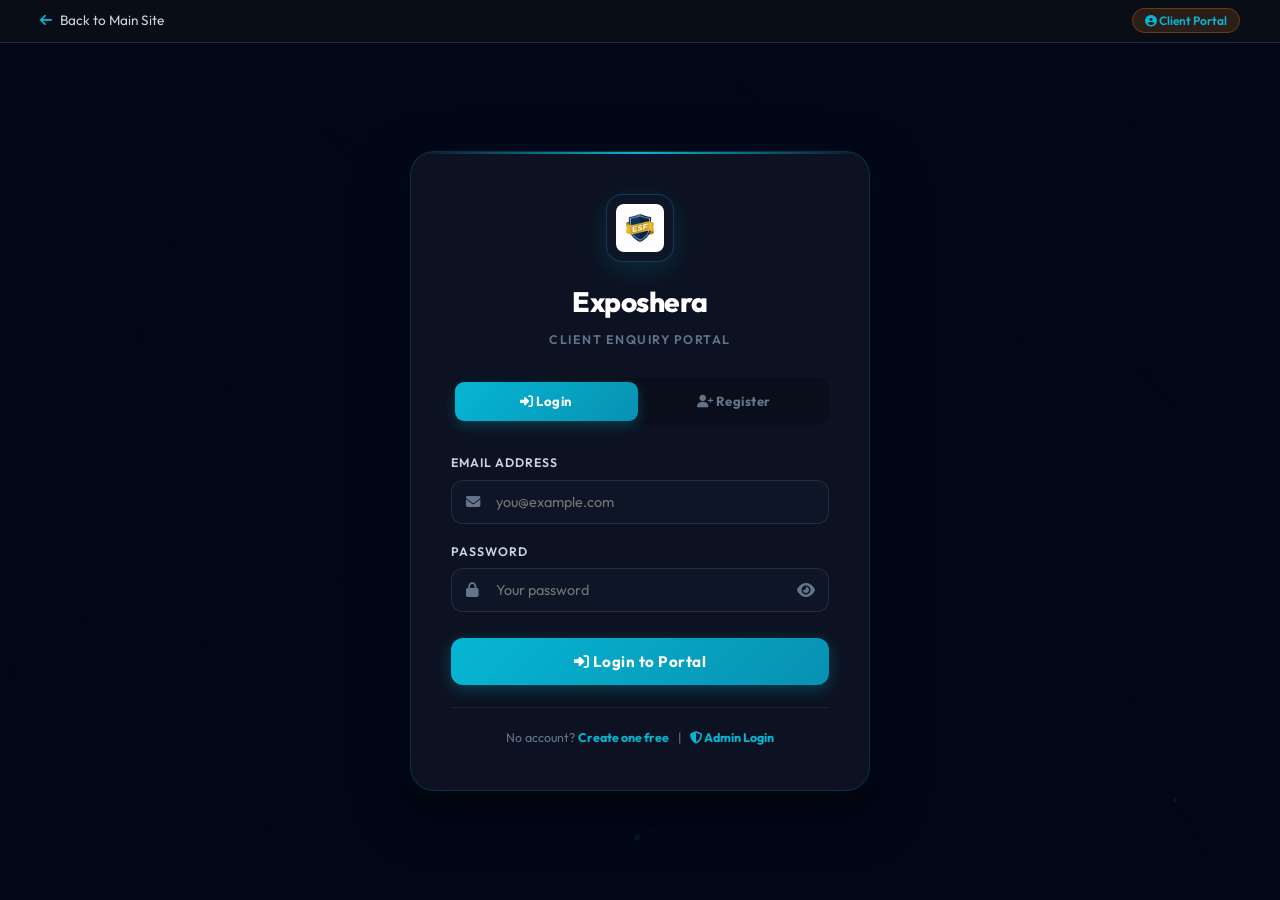
<file: login.html>
﻿<!DOCTYPE html>
<html lang="en">
<head>
    <meta charset="UTF-8">
    <meta name="viewport" content="width=device-width, initial-scale=1.0">
    <title>Client Login | Exposhera Security Force Pvt. Ltd.</title>
    <meta name="description" content="Login to Exposhera Client Portal to view your submitted product enquiries and service requests.">
    <!-- FontAwesome Icons -->
    <link rel="stylesheet" href="https://cdnjs.cloudflare.com/ajax/libs/font-awesome/6.5.1/css/all.min.css">
    <!-- Google Fonts -->
    <link href="https://fonts.googleapis.com/css2?family=Outfit:wght@300;400;500;600;700;800;900&display=swap" rel="stylesheet">
    <!-- Custom CSS -->
        <link rel="icon" type="image/png" href="images/logo.png">
    <link rel="apple-touch-icon" href="images/logo.png">
    <link rel="stylesheet" href="css/style.css">
    <style>
        * { box-sizing: border-box; margin: 0; padding: 0; }

        body {
            background-color: var(--primary-dark);
            color: var(--text-light);
            min-height: 100vh;
            display: flex;
            flex-direction: column;
            font-family: 'Outfit', sans-serif;
        }

        .page-wrapper {
            flex: 1;
            display: flex;
            align-items: center;
            justify-content: center;
            padding: 50px 20px;
            position: relative;
            z-index: 10;
        }

        /* ── Auth Card ── */
        .auth-card {
            width: 100%;
            max-width: 460px;
            background: rgba(14, 21, 36, 0.88);
            backdrop-filter: blur(18px);
            -webkit-backdrop-filter: blur(18px);
            border: 1px solid rgba(6, 182, 212, 0.18);
            border-radius: 24px;
            padding: 42px 40px;
            box-shadow: 0 20px 50px rgba(0,0,0,0.55), 0 0 40px rgba(6,182,212,0.06);
            position: relative;
            overflow: hidden;
            animation: slideUp 0.4s ease-out;
        }

        @keyframes slideUp {
            from { opacity: 0; transform: translateY(24px); }
            to   { opacity: 1; transform: translateY(0); }
        }

        .auth-card::before {
            content: '';
            position: absolute;
            top: 0; left: 0; right: 0;
            height: 2px;
            background: linear-gradient(90deg, transparent, var(--accent), transparent);
        }

        .auth-logo {
            width: 68px; height: 68px;
            border-radius: 16px;
            margin: 0 auto 18px;
            border: 1px solid rgba(6,182,212,0.25);
            display: flex; align-items: center; justify-content: center;
            background: rgba(15,23,42,0.8);
            box-shadow: 0 8px 24px rgba(6,182,212,0.15);
        }
        .auth-logo img { width: 48px; height: 48px; object-fit: cover; border-radius: 8px; }

        .auth-header { text-align: center; margin-bottom: 28px; }
        .auth-header h1 {
            font-size: 1.75rem; color: var(--text-white);
            font-weight: 800; letter-spacing: -0.5px; margin-bottom: 5px;
        }
        .auth-header p {
            font-size: 0.78rem; color: var(--text-muted);
            letter-spacing: 1.5px; text-transform: uppercase; font-weight: 600;
        }

        /* Tab Switcher */
        .auth-tabs {
            display: flex;
            background: rgba(9,13,22,0.6);
            border-radius: 12px;
            padding: 4px;
            margin-bottom: 28px;
            gap: 4px;
        }
        .auth-tab {
            flex: 1; text-align: center;
            padding: 9px 12px; border-radius: 9px;
            font-size: 0.82rem; font-weight: 700; cursor: pointer;
            color: var(--text-muted); transition: all 0.25s ease;
            letter-spacing: 0.5px; user-select: none;
        }
        .auth-tab.active {
            background: linear-gradient(135deg, var(--accent), #0891b2);
            color: white; box-shadow: 0 4px 12px rgba(6,182,212,0.3);
        }

        /* Form Fields */
        .form-group { margin-bottom: 18px; position: relative; }
        .form-group label {
            display: block; font-size: 0.77rem;
            text-transform: uppercase; letter-spacing: 1px;
            margin-bottom: 7px; color: var(--text-light); font-weight: 600;
        }
        .input-wrap { position: relative; }
        .input-wrap .fi {
            position: absolute; left: 15px; top: 50%;
            transform: translateY(-50%); color: var(--text-muted); font-size: 0.9rem;
        }
        .input-wrap input {
            width: 100%;
            background: rgba(15,23,42,0.65);
            border: 1px solid rgba(255,255,255,0.1);
            padding: 12px 44px 12px 44px;
            border-radius: 12px; outline: none;
            color: var(--text-white); font-size: 0.9rem;
            font-family: 'Outfit', sans-serif; transition: all 0.2s ease;
        }
        .input-wrap input:focus {
            border-color: var(--accent);
            box-shadow: 0 0 0 3px rgba(6,182,212,0.2);
            background: rgba(15,23,42,0.85);
        }
        .eye-toggle {
            position: absolute; right: 14px; top: 50%;
            transform: translateY(-50%);
            color: var(--text-muted); cursor: pointer; transition: color 0.2s;
        }
        .eye-toggle:hover { color: var(--accent); }

        /* Alerts */
        .alert {
            display: none; align-items: center; gap: 10px;
            padding: 12px 16px; border-radius: 10px;
            font-size: 0.84rem; margin-bottom: 18px;
        }
        .alert-error { background: rgba(239,68,68,0.1); border: 1px solid rgba(239,68,68,0.2); color: #f87171; }
        .alert-success { background: rgba(34,197,94,0.1); border: 1px solid rgba(34,197,94,0.2); color: #4ade80; }

        /* Buttons */
        .auth-btn {
            width: 100%; margin-top: 8px; padding: 14px;
            border-radius: 12px; font-size: 0.95rem; font-weight: 700;
            letter-spacing: 0.5px;
            background: linear-gradient(135deg, var(--accent), #0891b2);
            border: none; color: white; cursor: pointer;
            box-shadow: 0 4px 15px rgba(6,182,212,0.3);
            transition: all 0.25s ease; font-family: 'Outfit', sans-serif;
        }
        .auth-btn:hover { transform: translateY(-2px); box-shadow: 0 6px 22px rgba(6,182,212,0.5); }

        .auth-divider {
            text-align: center; font-size: 0.78rem; color: var(--text-muted);
            margin: 22px 0 0; padding-top: 20px;
            border-top: 1px solid rgba(255,255,255,0.06);
        }
        .auth-divider a { color: var(--accent); font-weight: 700; text-decoration: none; }
        .auth-divider a:hover { text-decoration: underline; }

        .auth-panel { display: none; }
        .auth-panel.active { display: block; }

        /* Dashboard */
        .user-dashboard { display: none; animation: slideUp 0.4s ease-out; }

        .dash-topbar {
            display: flex; justify-content: space-between; align-items: center;
            margin-bottom: 28px; flex-wrap: wrap; gap: 16px;
        }
        .dash-topbar h2 { font-size: 1.5rem; font-weight: 800; color: var(--text-white); }
        .dash-topbar p { font-size: 0.82rem; color: var(--text-muted); margin-top: 2px; }
        .dash-actions { display: flex; gap: 10px; flex-wrap: wrap; }
        .dash-actions .btn { padding: 9px 16px; font-size: 0.82rem; }

        .user-stats {
            display: grid; grid-template-columns: repeat(auto-fit, minmax(180px, 1fr));
            gap: 16px; margin-bottom: 24px;
        }
        .ustat {
            background: rgba(15,23,42,0.55);
            border: 1px solid rgba(255,255,255,0.05);
            border-radius: 14px; padding: 20px;
            display: flex; align-items: center; gap: 16px;
            position: relative; overflow: hidden;
        }
        .ustat::before {
            content: ''; position: absolute;
            left: 0; top: 0; bottom: 0; width: 3px;
            background: var(--accent);
        }
        .ustat-icon {
            width: 46px; height: 46px; border-radius: 10px;
            background: rgba(6,182,212,0.1); color: var(--accent);
            display: flex; align-items: center; justify-content: center; font-size: 1.2rem;
        }
        .ustat-info h4 { font-size: 0.75rem; color: var(--text-muted); text-transform: uppercase; letter-spacing: 1px; }
        .ustat-info span { font-size: 1.6rem; font-weight: 800; color: var(--text-white); }

        .enquiry-list { display: flex; flex-direction: column; gap: 14px; }
        .enquiry-card {
            background: rgba(15,23,42,0.55);
            border: 1px solid rgba(255,255,255,0.06);
            border-radius: 14px; padding: 20px; transition: all 0.2s ease;
        }
        .enquiry-card:hover {
            border-color: rgba(6,182,212,0.25);
            box-shadow: 0 4px 16px rgba(6,182,212,0.06);
        }
        .enq-top {
            display: flex; justify-content: space-between; align-items: flex-start;
            margin-bottom: 10px; flex-wrap: wrap; gap: 8px;
        }
        .enq-badge {
            background: rgba(6,182,212,0.1);
            border: 1px solid rgba(6,182,212,0.2);
            color: var(--accent); padding: 3px 10px;
            border-radius: 50px; font-size: 0.73rem; font-weight: 700;
        }
        .enq-date { font-size: 0.75rem; color: var(--text-muted); }
        .enq-msg { font-size: 0.87rem; color: var(--text-light); line-height: 1.5; }

        .empty-state { text-align: center; padding: 48px 20px; color: var(--text-muted); }
        .empty-state i { font-size: 3rem; margin-bottom: 16px; opacity: 0.4; display: block; }

        .dash-card {
            max-width: 900px; width: 100%; margin: 0 auto;
        }

        @media (max-width: 560px) {
            .auth-card { padding: 30px 22px; }
        }
    </style>
</head>
<body>
    <canvas id="particle-canvas"></canvas>

    <!-- Top Bar -->
    <div class="top-bar">
        <div class="container" style="display:flex; justify-content:space-between; align-items:center;">
            <div class="top-contact">
                <a href="index.html"><i class="fas fa-arrow-left"></i> Back to Main Site</a>
            </div>
            <div class="top-badges">
                <span class="top-badge"><i class="fas fa-user-circle"></i> Client Portal</span>
            </div>
        </div>
    </div>

    <div class="page-wrapper">

        <!-- ═══ AUTH CARD ═══ -->
        <div class="auth-card" id="authCard">
            <div class="auth-logo">
                <img src="images/logo.png" alt="Exposhera Logo">
            </div>
            <div class="auth-header">
                <h1>Exposhera</h1>
                <p>Client Enquiry Portal</p>
            </div>

            <!-- Tab Switcher -->
            <div class="auth-tabs">
                <div class="auth-tab active" id="tabLogin" onclick="switchTab('login')">
                    <i class="fas fa-sign-in-alt"></i> Login
                </div>
                <div class="auth-tab" id="tabRegister" onclick="switchTab('register')">
                    <i class="fas fa-user-plus"></i> Register
                </div>
            </div>

            <!-- Login Panel -->
            <div class="auth-panel active" id="panelLogin">
                <div class="alert alert-error" id="loginError">
                    <i class="fas fa-exclamation-triangle"></i>
                    <span id="loginErrorText">Invalid email or password.</span>
                </div>
                <form id="loginForm" autocomplete="on">
                    <div class="form-group">
                        <label for="loginEmail">Email Address</label>
                        <div class="input-wrap">
                            <i class="fas fa-envelope fi"></i>
                            <input type="email" id="loginEmail" placeholder="you@example.com" required autocomplete="email">
                        </div>
                    </div>
                    <div class="form-group">
                        <label for="loginPassword">Password</label>
                        <div class="input-wrap">
                            <i class="fas fa-lock fi"></i>
                            <input type="password" id="loginPassword" placeholder="Your password" required autocomplete="current-password">
                            <i class="fas fa-eye eye-toggle" id="loginEye" onclick="toggleEye('loginPassword','loginEye')"></i>
                        </div>
                    </div>
                    <button type="submit" class="auth-btn">
                        <i class="fas fa-sign-in-alt"></i> Login to Portal
                    </button>
                </form>
                <div class="auth-divider">
                    No account? <a href="#" onclick="switchTab('register'); return false;">Create one free</a>
                    &nbsp;&nbsp;|&nbsp;&nbsp;
                    <a href="admin.html"><i class="fas fa-shield-alt"></i> Admin Login</a>
                </div>
            </div>

            <!-- Register Panel -->
            <div class="auth-panel" id="panelRegister">
                <div class="alert alert-error" id="regError">
                    <i class="fas fa-exclamation-triangle"></i>
                    <span id="regErrorText">Please fix the errors above.</span>
                </div>
                <div class="alert alert-success" id="regSuccess">
                    <i class="fas fa-check-circle"></i>
                    <span>Account created! Switching to login…</span>
                </div>
                <form id="registerForm" autocomplete="on">
                    <div class="form-group">
                        <label for="regName">Full Name</label>
                        <div class="input-wrap">
                            <i class="fas fa-user fi"></i>
                            <input type="text" id="regName" placeholder="Your full name" required>
                        </div>
                    </div>
                    <div class="form-group">
                        <label for="regPhone">Phone Number</label>
                        <div class="input-wrap">
                            <i class="fas fa-phone fi"></i>
                            <input type="tel" id="regPhone" placeholder="+91 XXXXX XXXXX" required>
                        </div>
                    </div>
                    <div class="form-group">
                        <label for="regEmail">Email Address</label>
                        <div class="input-wrap">
                            <i class="fas fa-envelope fi"></i>
                            <input type="email" id="regEmail" placeholder="you@example.com" required autocomplete="email">
                        </div>
                    </div>
                    <div class="form-group">
                        <label for="regPassword">Create Password</label>
                        <div class="input-wrap">
                            <i class="fas fa-lock fi"></i>
                            <input type="password" id="regPassword" placeholder="Min 6 characters" required minlength="6" autocomplete="new-password">
                            <i class="fas fa-eye eye-toggle" id="regEye" onclick="toggleEye('regPassword','regEye')"></i>
                        </div>
                    </div>
                    <button type="submit" class="auth-btn">
                        <i class="fas fa-user-plus"></i> Create Account
                    </button>
                </form>
                <div class="auth-divider">
                    Already have an account? <a href="#" onclick="switchTab('login'); return false;">Login here</a>
                </div>
            </div>
        </div>

        <!-- ═══ USER DASHBOARD ═══ -->
        <div id="userDashboard" class="user-dashboard dash-card">
            <div class="auth-card" style="max-width:100%; padding:32px 30px;">
                <div class="dash-topbar">
                    <div>
                        <h2>My <span class="highlight">Enquiries</span></h2>
                        <p id="dashWelcome">Welcome back</p>
                    </div>
                    <div class="dash-actions">
                        <a href="products.html" class="btn btn-outline">
                            <i class="fas fa-shopping-bag"></i> Browse Products
                        </a>
                        <button class="btn btn-primary" id="logoutBtn"
                            style="background:linear-gradient(135deg,#ef4444,#b91c1c);box-shadow:0 4px 15px rgba(239,68,68,0.2);">
                            <i class="fas fa-sign-out-alt"></i> Logout
                        </button>
                    </div>
                </div>

                <div class="user-stats">
                    <div class="ustat">
                        <div class="ustat-icon"><i class="fas fa-envelope-open-text"></i></div>
                        <div class="ustat-info">
                            <h4>Total Enquiries</h4>
                            <span id="userStatTotal">0</span>
                        </div>
                    </div>
                    <div class="ustat">
                        <div class="ustat-icon" style="color:#e67e22;background:rgba(230,126,34,0.1);">
                            <i class="fas fa-box-open"></i>
                        </div>
                        <div class="ustat-info">
                            <h4>Product Queries</h4>
                            <span id="userStatProd">0</span>
                        </div>
                    </div>
                    <div class="ustat">
                        <div class="ustat-icon" style="color:#22c55e;background:rgba(34,197,94,0.1);">
                            <i class="fas fa-headset"></i>
                        </div>
                        <div class="ustat-info">
                            <h4>Service Queries</h4>
                            <span id="userStatSvc">0</span>
                        </div>
                    </div>
                </div>

                <div id="userEnquiryList" class="enquiry-list"></div>
            </div>
        </div>

    </div>

    <script src="js/particles.js"></script>
    <script>
    (function () {
        var USERS_KEY     = 'exposhera_users';
        var SESSION_KEY   = 'exposhera_user_session';
        var ENQUIRIES_KEY = 'exposhera_enquiries';

        function getUsers() {
            try { return JSON.parse(localStorage.getItem(USERS_KEY)) || []; } catch(e) { return []; }
        }
        function saveUsers(u) { localStorage.setItem(USERS_KEY, JSON.stringify(u)); }
        function getSession() {
            try { return JSON.parse(sessionStorage.getItem(SESSION_KEY)); } catch(e) { return null; }
        }
        function setSession(user) { sessionStorage.setItem(SESSION_KEY, JSON.stringify(user)); }
        function clearSession() { sessionStorage.removeItem(SESSION_KEY); }
        function getEnquiries() {
            try { return JSON.parse(localStorage.getItem(ENQUIRIES_KEY)) || []; } catch(e) { return []; }
        }

        window.switchTab = function(tab) {
            ['Login','Register'].forEach(function(t) {
                document.getElementById('tab'+t).classList.remove('active');
                document.getElementById('panel'+t).classList.remove('active');
            });
            var capTab = tab.charAt(0).toUpperCase() + tab.slice(1);
            document.getElementById('tab'+capTab).classList.add('active');
            document.getElementById('panel'+capTab).classList.add('active');
            hideAlert('loginError'); hideAlert('regError'); hideAlert('regSuccess');
        };

        window.toggleEye = function(inputId, iconId) {
            var inp = document.getElementById(inputId);
            var ico = document.getElementById(iconId);
            var show = inp.type === 'password';
            inp.type = show ? 'text' : 'password';
            ico.classList.toggle('fa-eye', !show);
            ico.classList.toggle('fa-eye-slash', show);
        };

        function showAlert(id, msg) {
            var el = document.getElementById(id);
            if (!el) return;
            if (msg) { var sp = el.querySelector('span'); if (sp) sp.textContent = msg; }
            el.style.display = 'flex';
        }
        function hideAlert(id) {
            var el = document.getElementById(id);
            if (el) el.style.display = 'none';
        }

        // Login
        var loginForm = document.getElementById('loginForm');
        if (loginForm) {
            loginForm.addEventListener('submit', function(e) {
                e.preventDefault();
                hideAlert('loginError');
                var email    = document.getElementById('loginEmail').value.trim().toLowerCase();
                var password = document.getElementById('loginPassword').value;
                var users    = getUsers();
                var user     = null;
                for (var i = 0; i < users.length; i++) {
                    if (users[i].email === email && users[i].password === password) { user = users[i]; break; }
                }
                if (user) {
                    setSession(user);
                    showDashboard(user);
                } else {
                    showAlert('loginError', 'Incorrect email or password. Please try again.');
                }
            });
        }

        // Register
        var registerForm = document.getElementById('registerForm');
        if (registerForm) {
            registerForm.addEventListener('submit', function(e) {
                e.preventDefault();
                hideAlert('regError'); hideAlert('regSuccess');
                var name     = document.getElementById('regName').value.trim();
                var phone    = document.getElementById('regPhone').value.trim();
                var email    = document.getElementById('regEmail').value.trim().toLowerCase();
                var password = document.getElementById('regPassword').value;
                if (!name || !phone || !email || !password) {
                    showAlert('regError', 'All fields are required.'); return;
                }
                if (password.length < 6) {
                    showAlert('regError', 'Password must be at least 6 characters.'); return;
                }
                var users = getUsers();
                for (var i = 0; i < users.length; i++) {
                    if (users[i].email === email) {
                        showAlert('regError', 'An account with this email already exists.'); return;
                    }
                }
                var newUser = {
                    id: Date.now().toString(), name: name, phone: phone,
                    email: email, password: password,
                    createdAt: new Date().toLocaleString('en-IN')
                };
                users.push(newUser);
                saveUsers(users);
                showAlert('regSuccess');
                setTimeout(function() {
                    registerForm.reset();
                    switchTab('login');
                    document.getElementById('loginEmail').value = email;
                }, 2000);
            });
        }

        // Logout
        var logoutBtn = document.getElementById('logoutBtn');
        if (logoutBtn) {
            logoutBtn.addEventListener('click', function() {
                clearSession();
                document.getElementById('userDashboard').style.display = 'none';
                document.getElementById('authCard').style.display = 'block';
                if (loginForm) loginForm.reset();
                switchTab('login');
            });
        }

        // Show Dashboard
        function showDashboard(user) {
            document.getElementById('authCard').style.display = 'none';
            var dash = document.getElementById('userDashboard');
            dash.style.display = 'block';
            document.getElementById('dashWelcome').textContent =
                'Welcome back, ' + user.name + '  \u2022  ' + user.email;

            var all  = getEnquiries();
            var mine = all.filter(function(e) {
                return (e.email || '').toLowerCase() === user.email;
            });

            var prodCount = 0, svcCount = 0;
            var prodKeywords = ['jacket','shoe','helmet','glove','road','welding','fall','harness','boot','vest','safety'];
            mine.forEach(function(e) {
                var p = (e.product || '').toLowerCase();
                var isProd = prodKeywords.some(function(k) { return p.indexOf(k) !== -1; });
                if (isProd) { prodCount++; } else { svcCount++; }
            });
            document.getElementById('userStatTotal').textContent = mine.length;
            document.getElementById('userStatProd').textContent  = prodCount;
            document.getElementById('userStatSvc').textContent   = svcCount;

            var list = document.getElementById('userEnquiryList');
            list.innerHTML = '';

            if (mine.length === 0) {
                list.innerHTML = '<div class="empty-state"><i class="fas fa-inbox"></i>' +
                    '<p>No enquiries found for your account yet.<br>' +
                    'Browse our <a href="products.html" style="color:var(--accent);">safety product catalog</a> and submit a request!</p></div>';
                return;
            }

            mine.forEach(function(e) {
                var card = document.createElement('div');
                card.className = 'enquiry-card';
                var waMsg = encodeURIComponent('Hi, following up on my enquiry about ' + (e.product || 'your products') + '.');
                card.innerHTML =
                    '<div class="enq-top">' +
                        '<span class="enq-badge"><i class="fas fa-tag"></i> ' + (e.product || 'General') + '</span>' +
                        '<span class="enq-date"><i class="fas fa-clock"></i> ' + (e.date || '') + '</span>' +
                    '</div>' +
                    '<div class="enq-msg">' + (e.message || '\u2014') + '</div>' +
                    '<div style="margin-top:12px;display:flex;gap:10px;flex-wrap:wrap;">' +
                        '<a href="https://wa.me/919560393262?text=' + waMsg + '" target="_blank" class="btn btn-wa" style="padding:7px 14px;font-size:0.8rem;">' +
                            '<i class="fab fa-whatsapp"></i> Follow Up on WhatsApp</a>' +
                        '<a href="tel:9560393262" class="btn btn-outline" style="padding:7px 14px;font-size:0.8rem;">' +
                            '<i class="fas fa-phone"></i> Call Us</a>' +
                    '</div>';
                list.appendChild(card);
            });
        }

        // Auto-login if session exists
        var existingSession = getSession();
        if (existingSession) { showDashboard(existingSession); }
    })();
    </script>
</body>
</html>
</file>
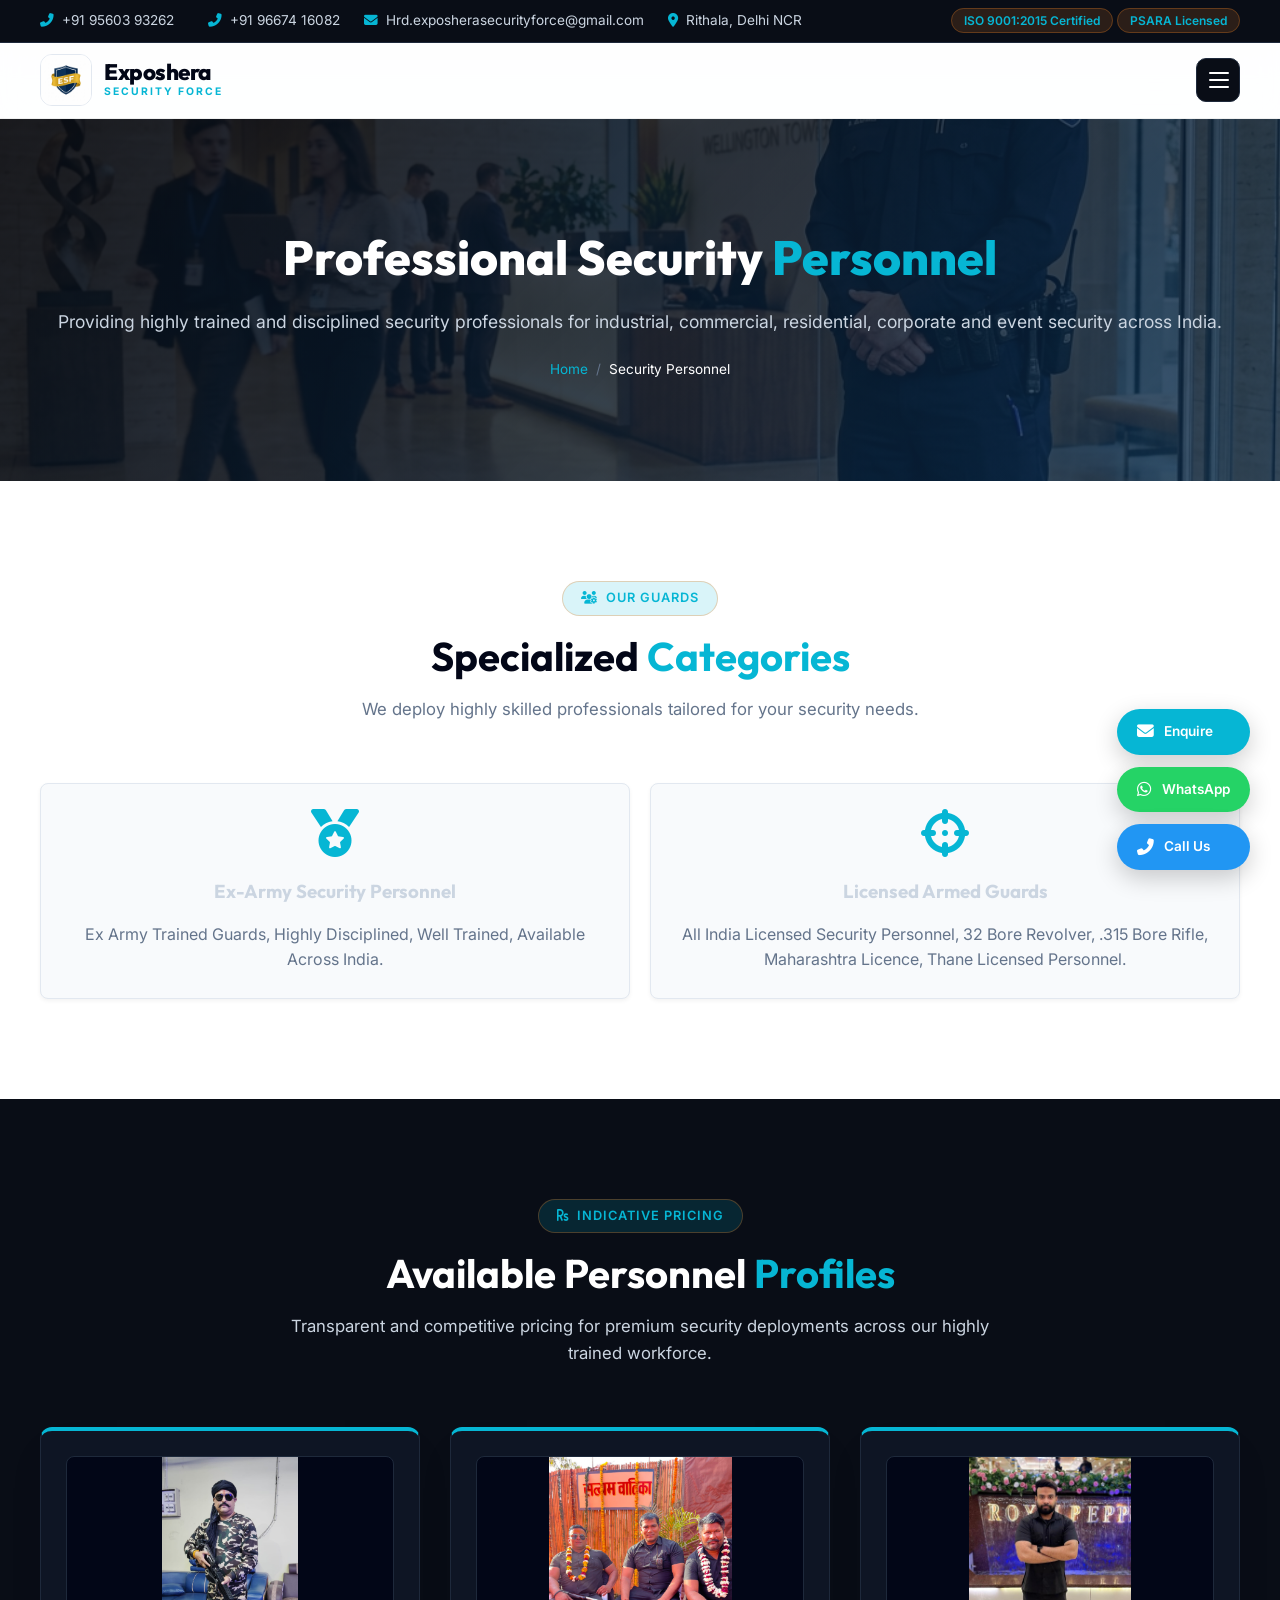
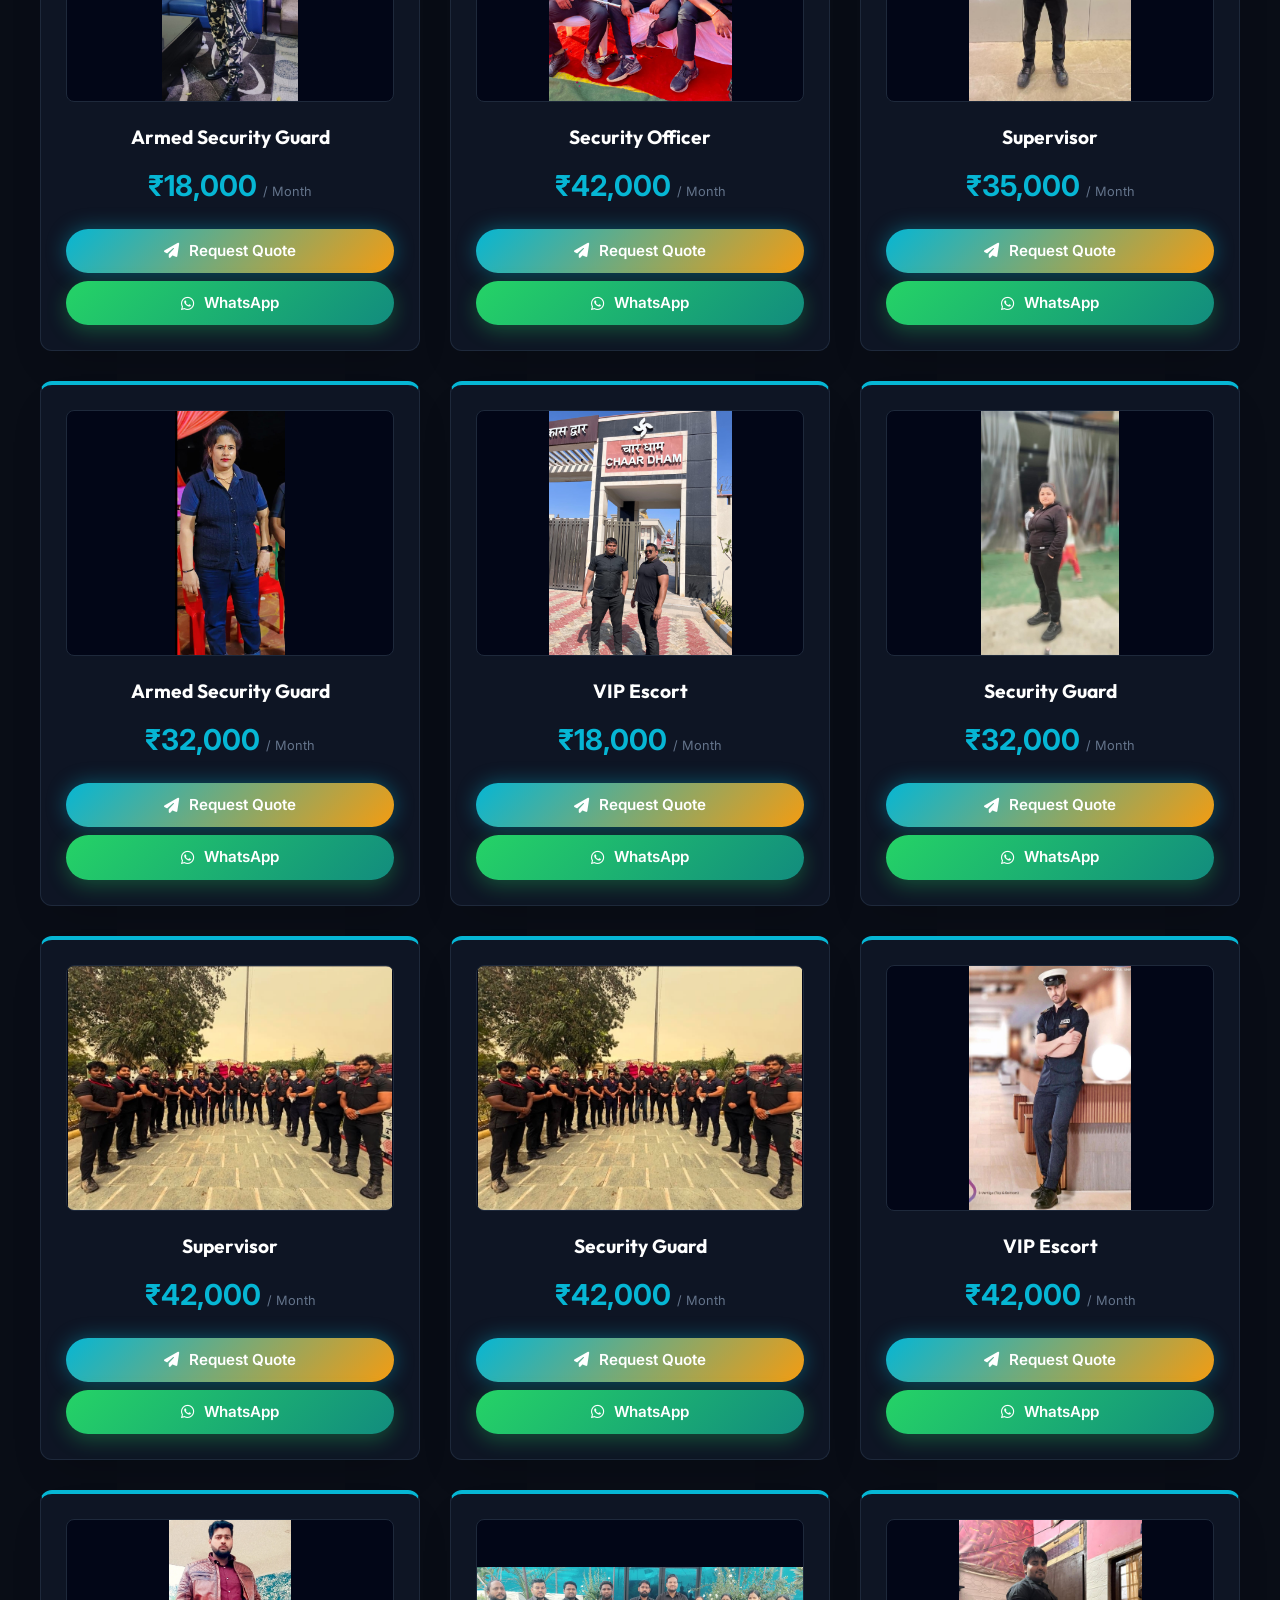
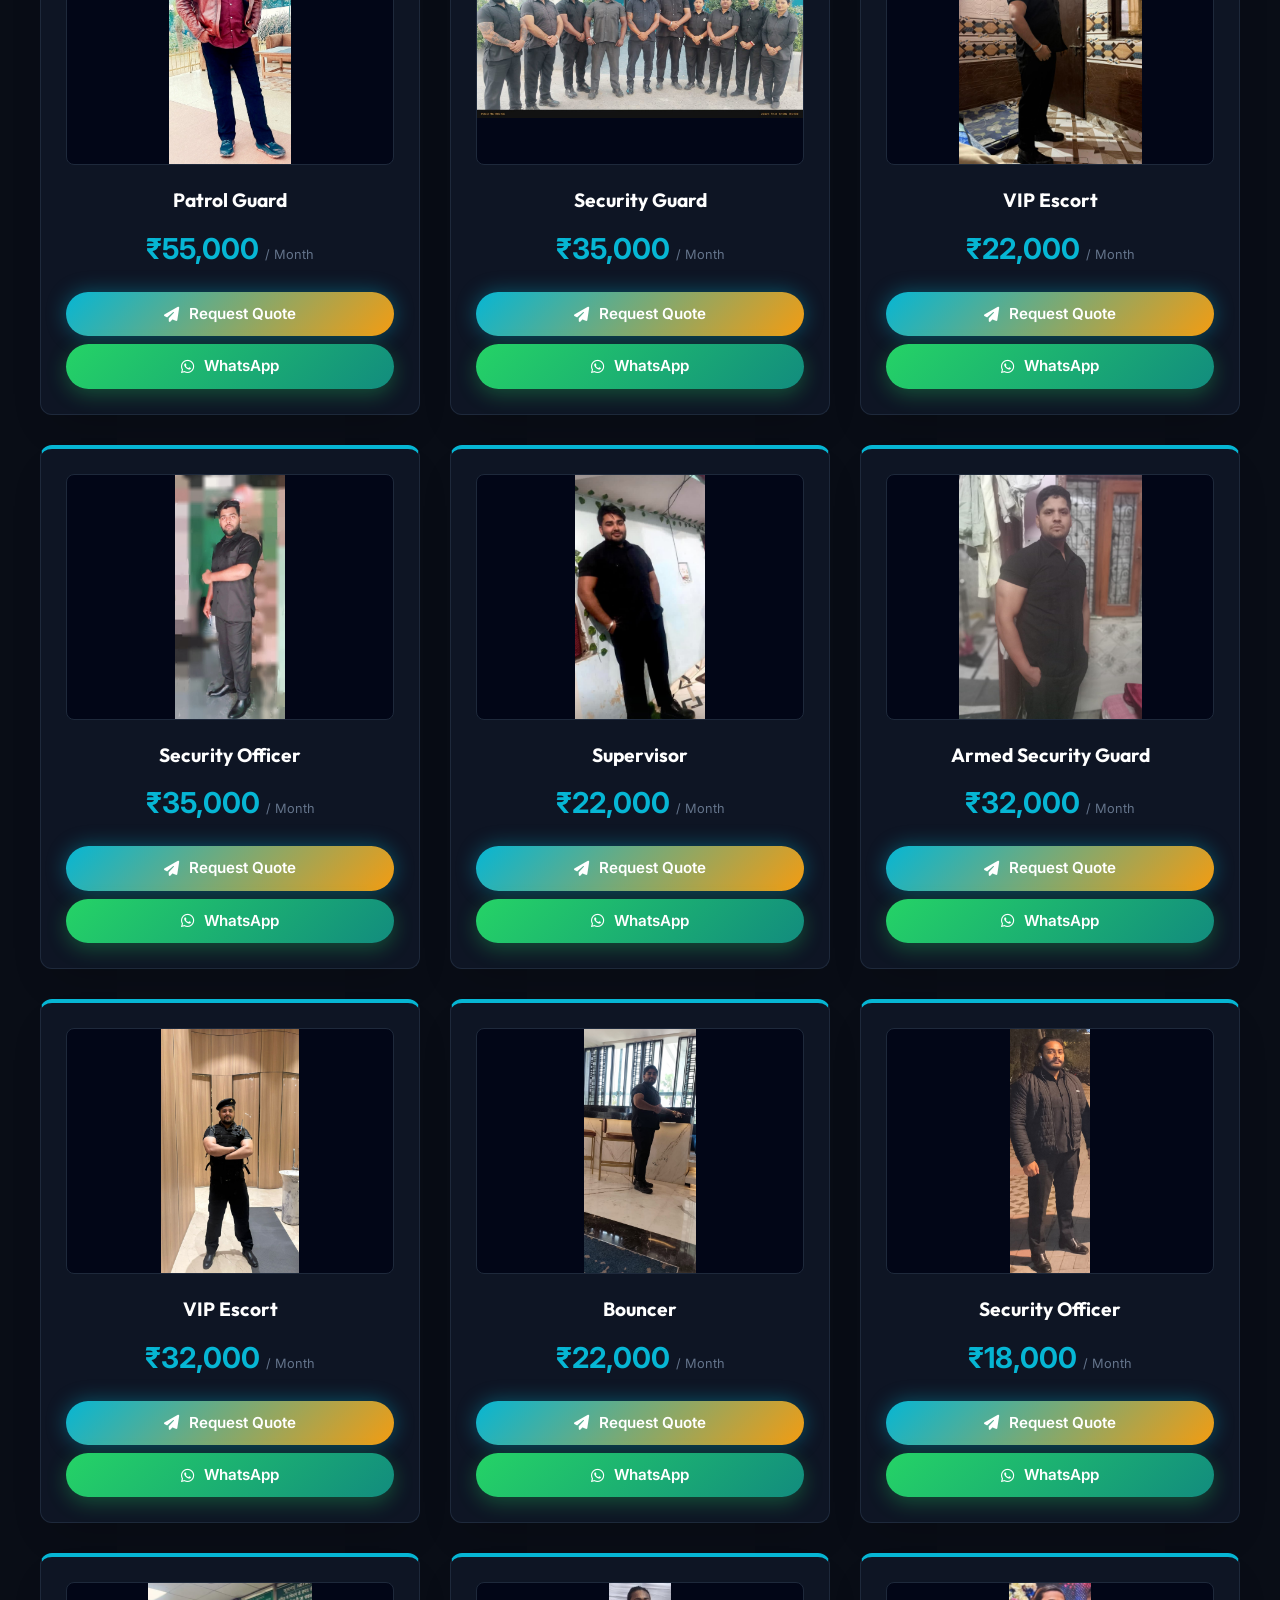
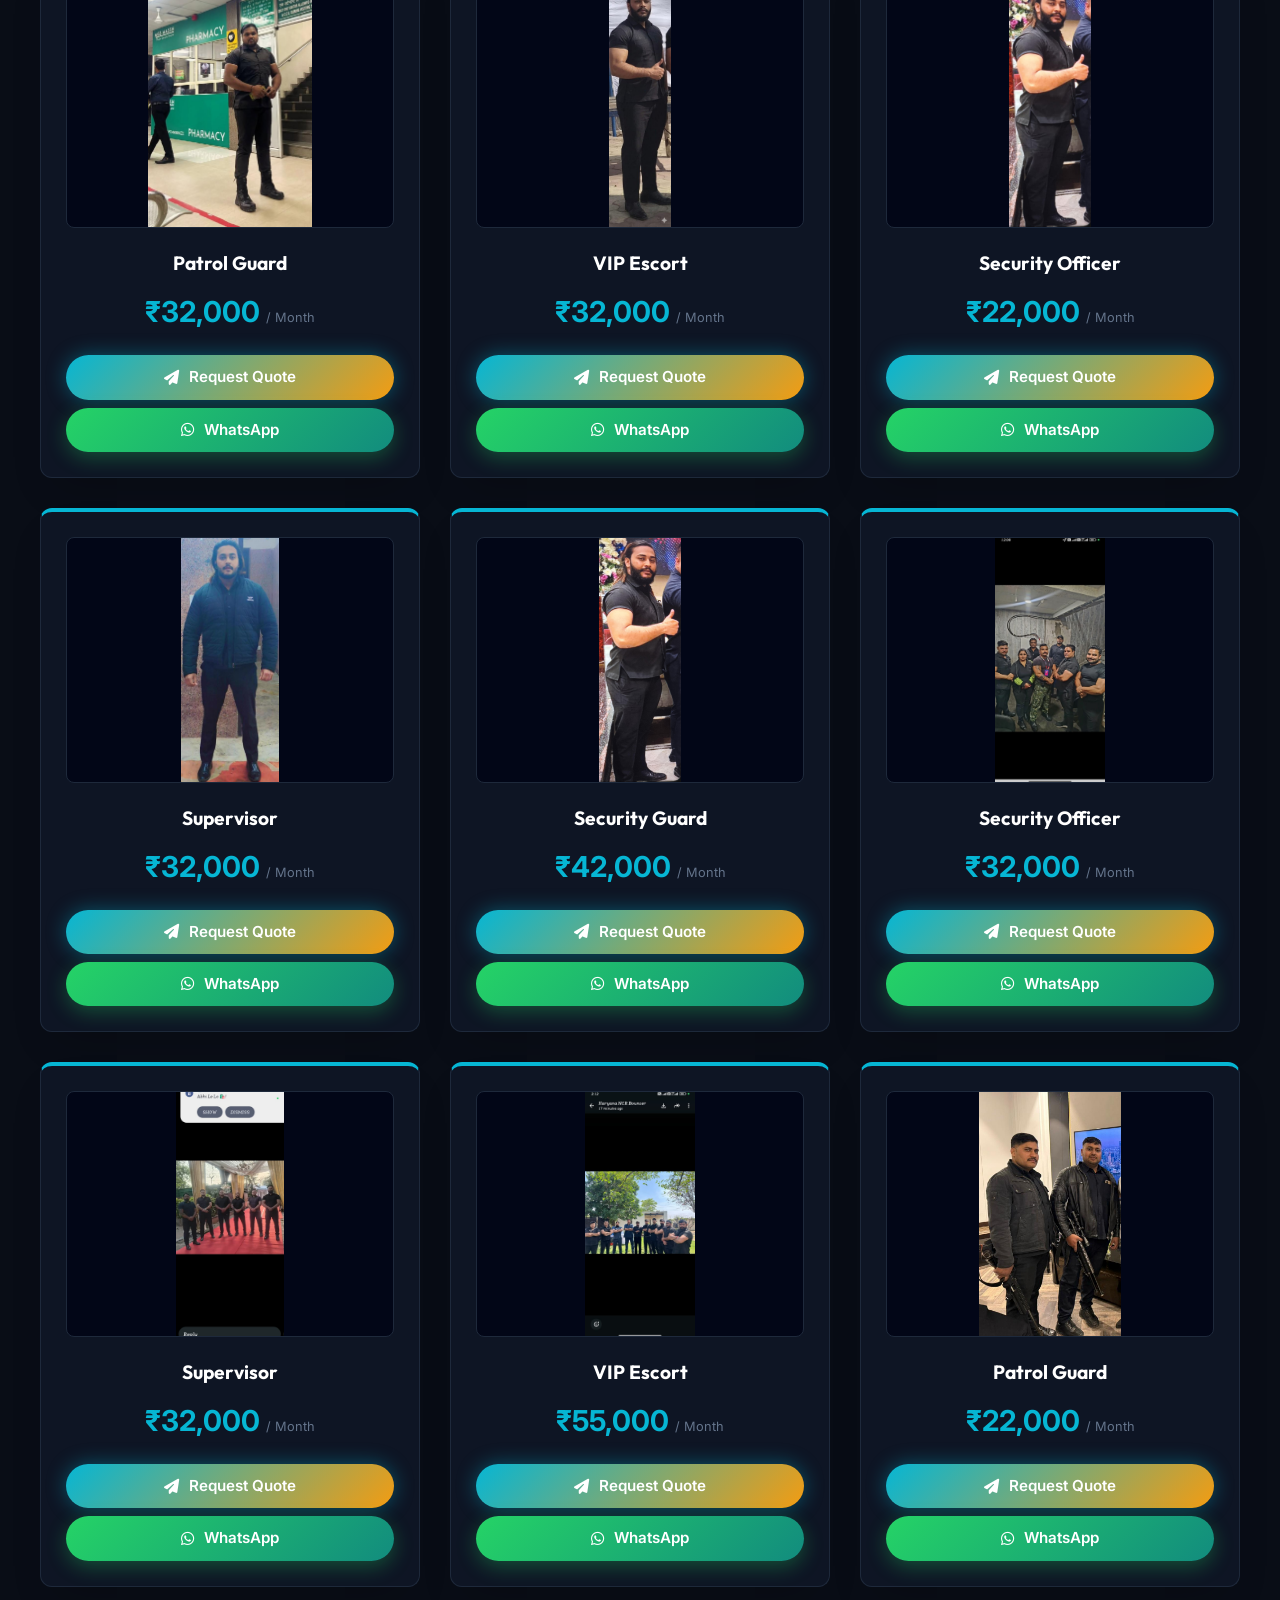
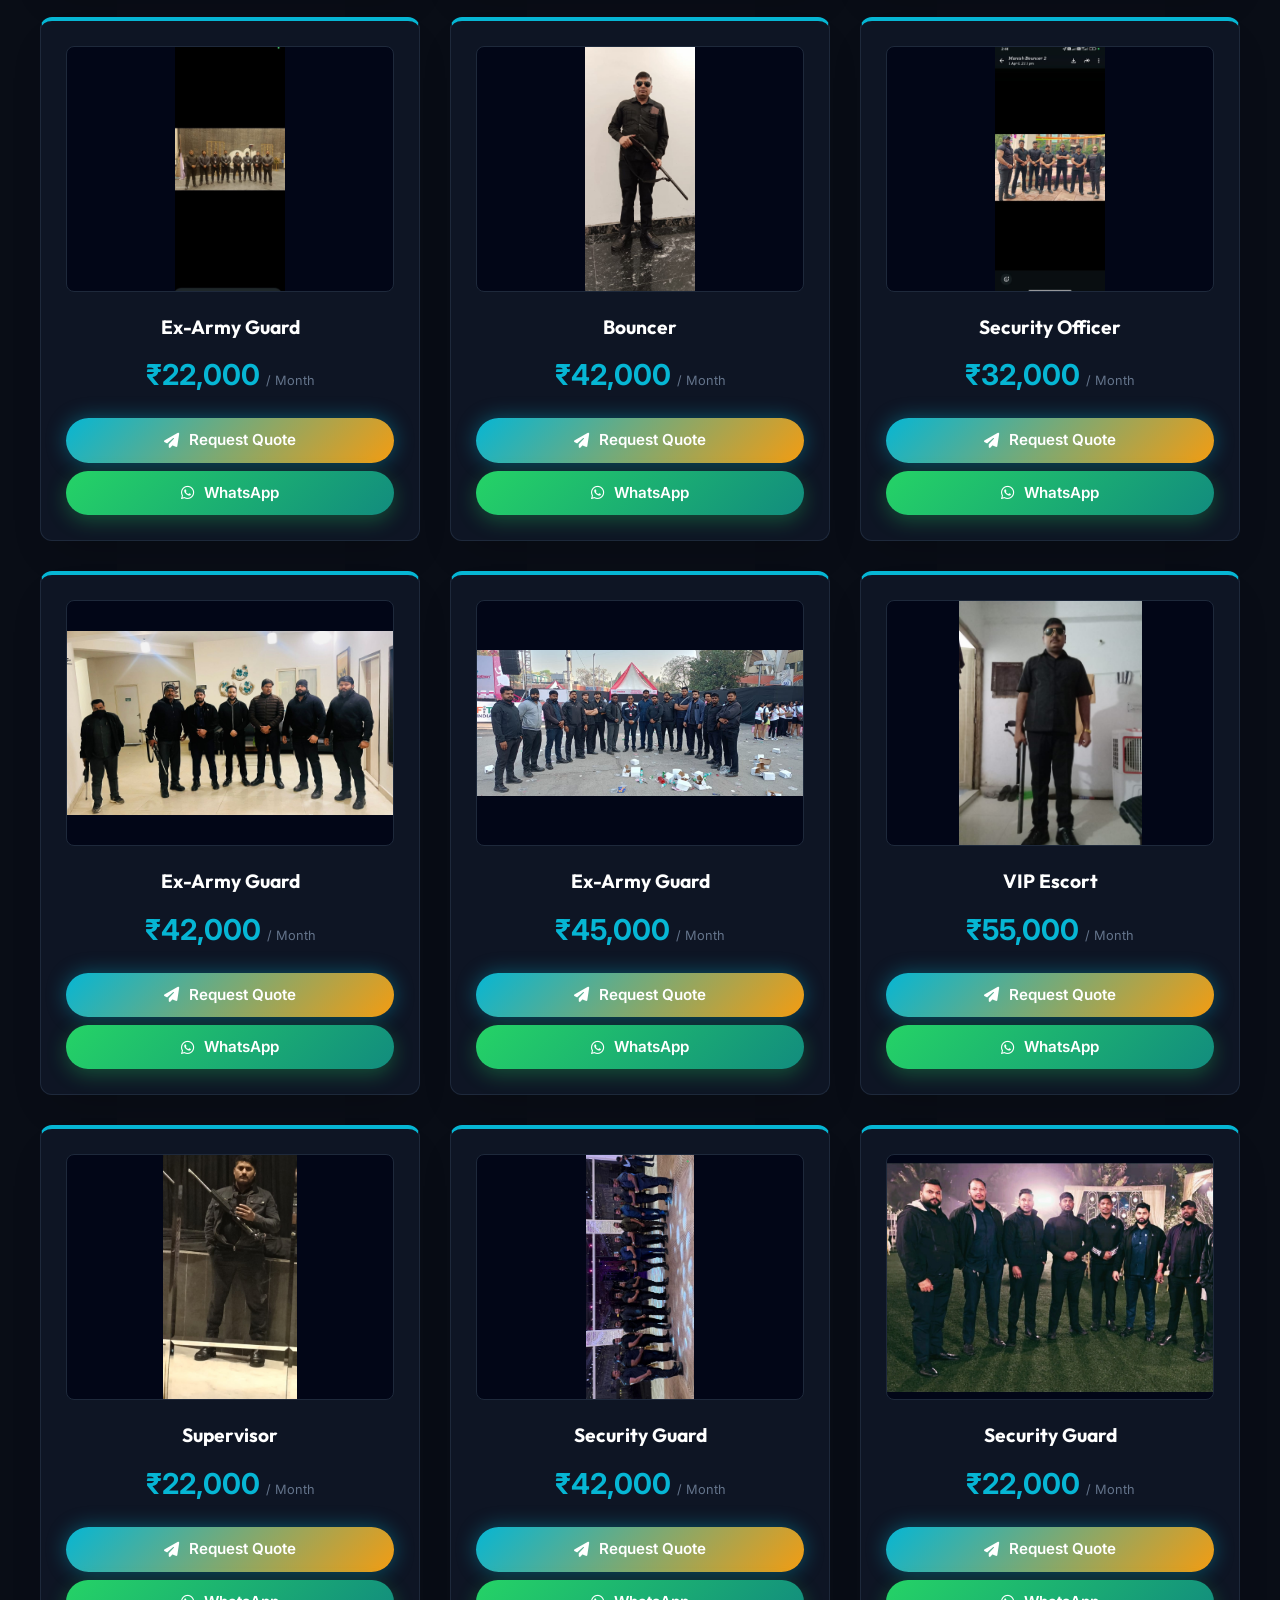
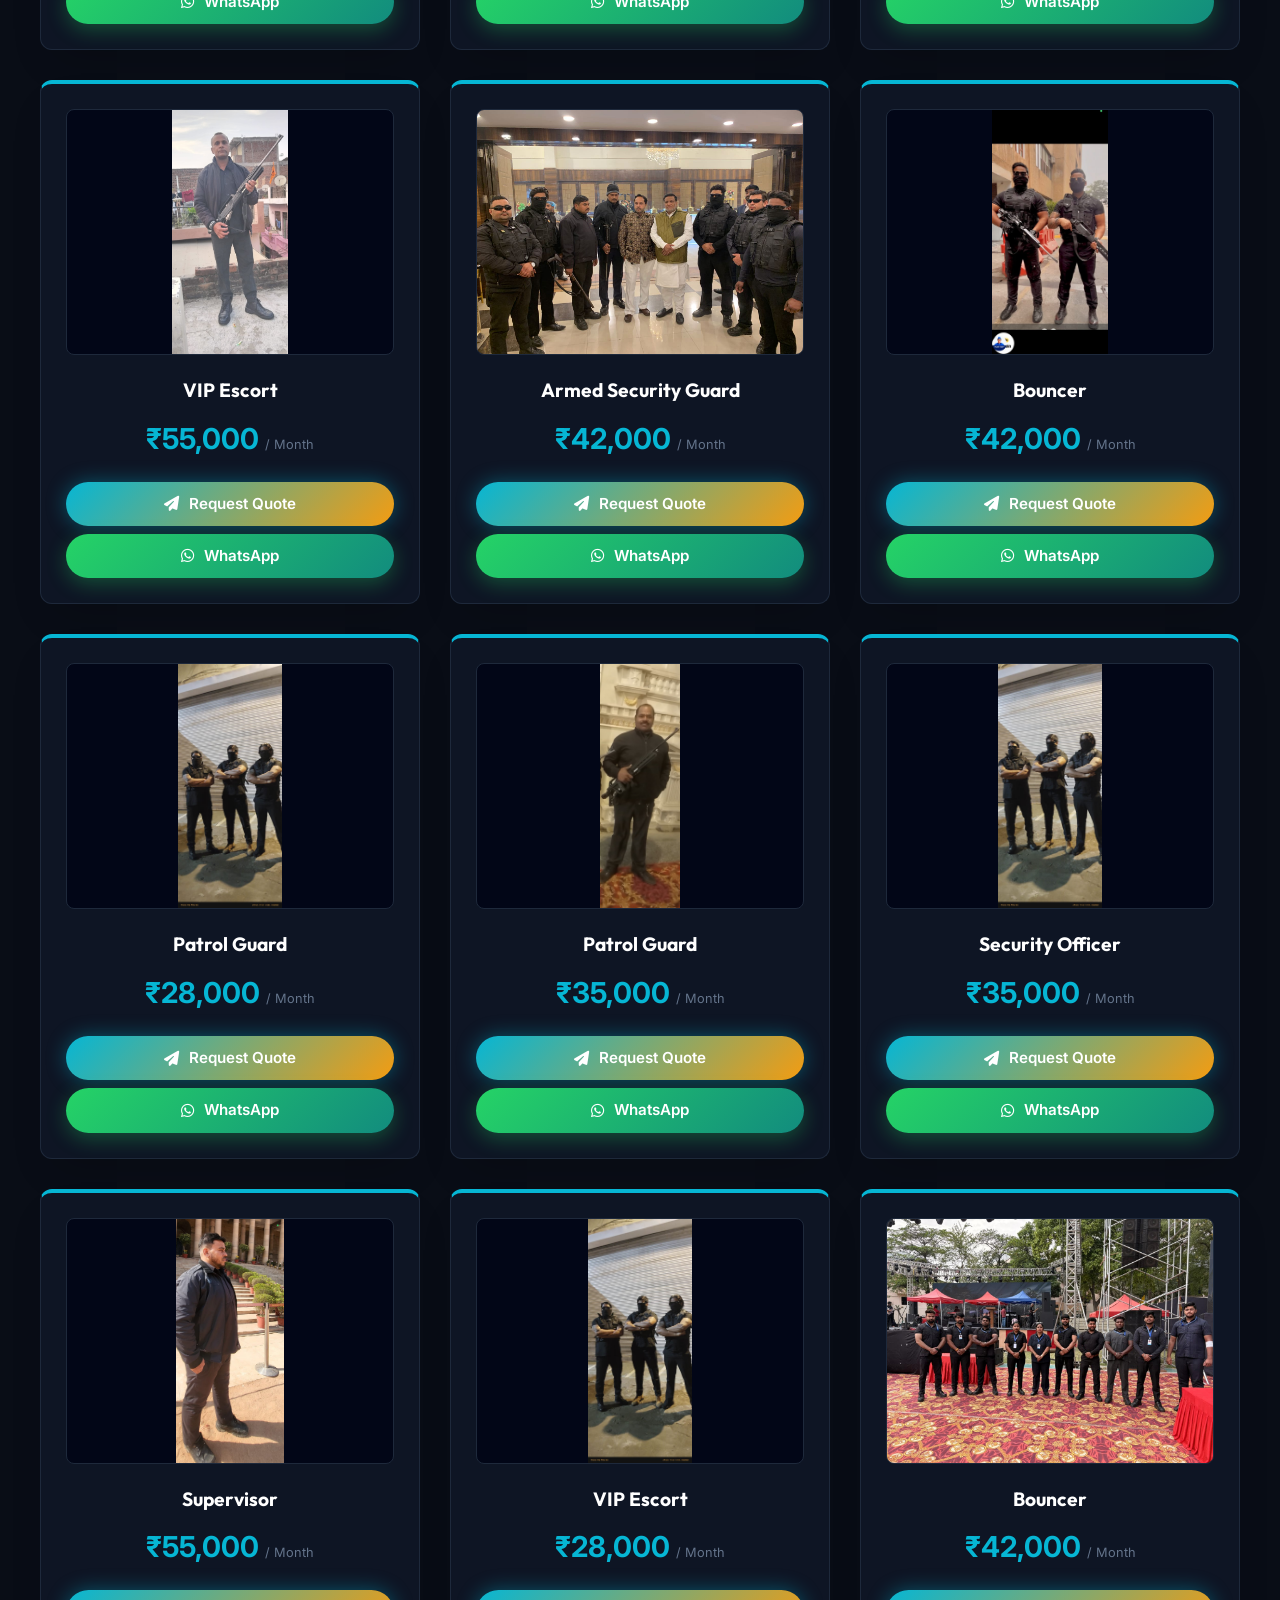
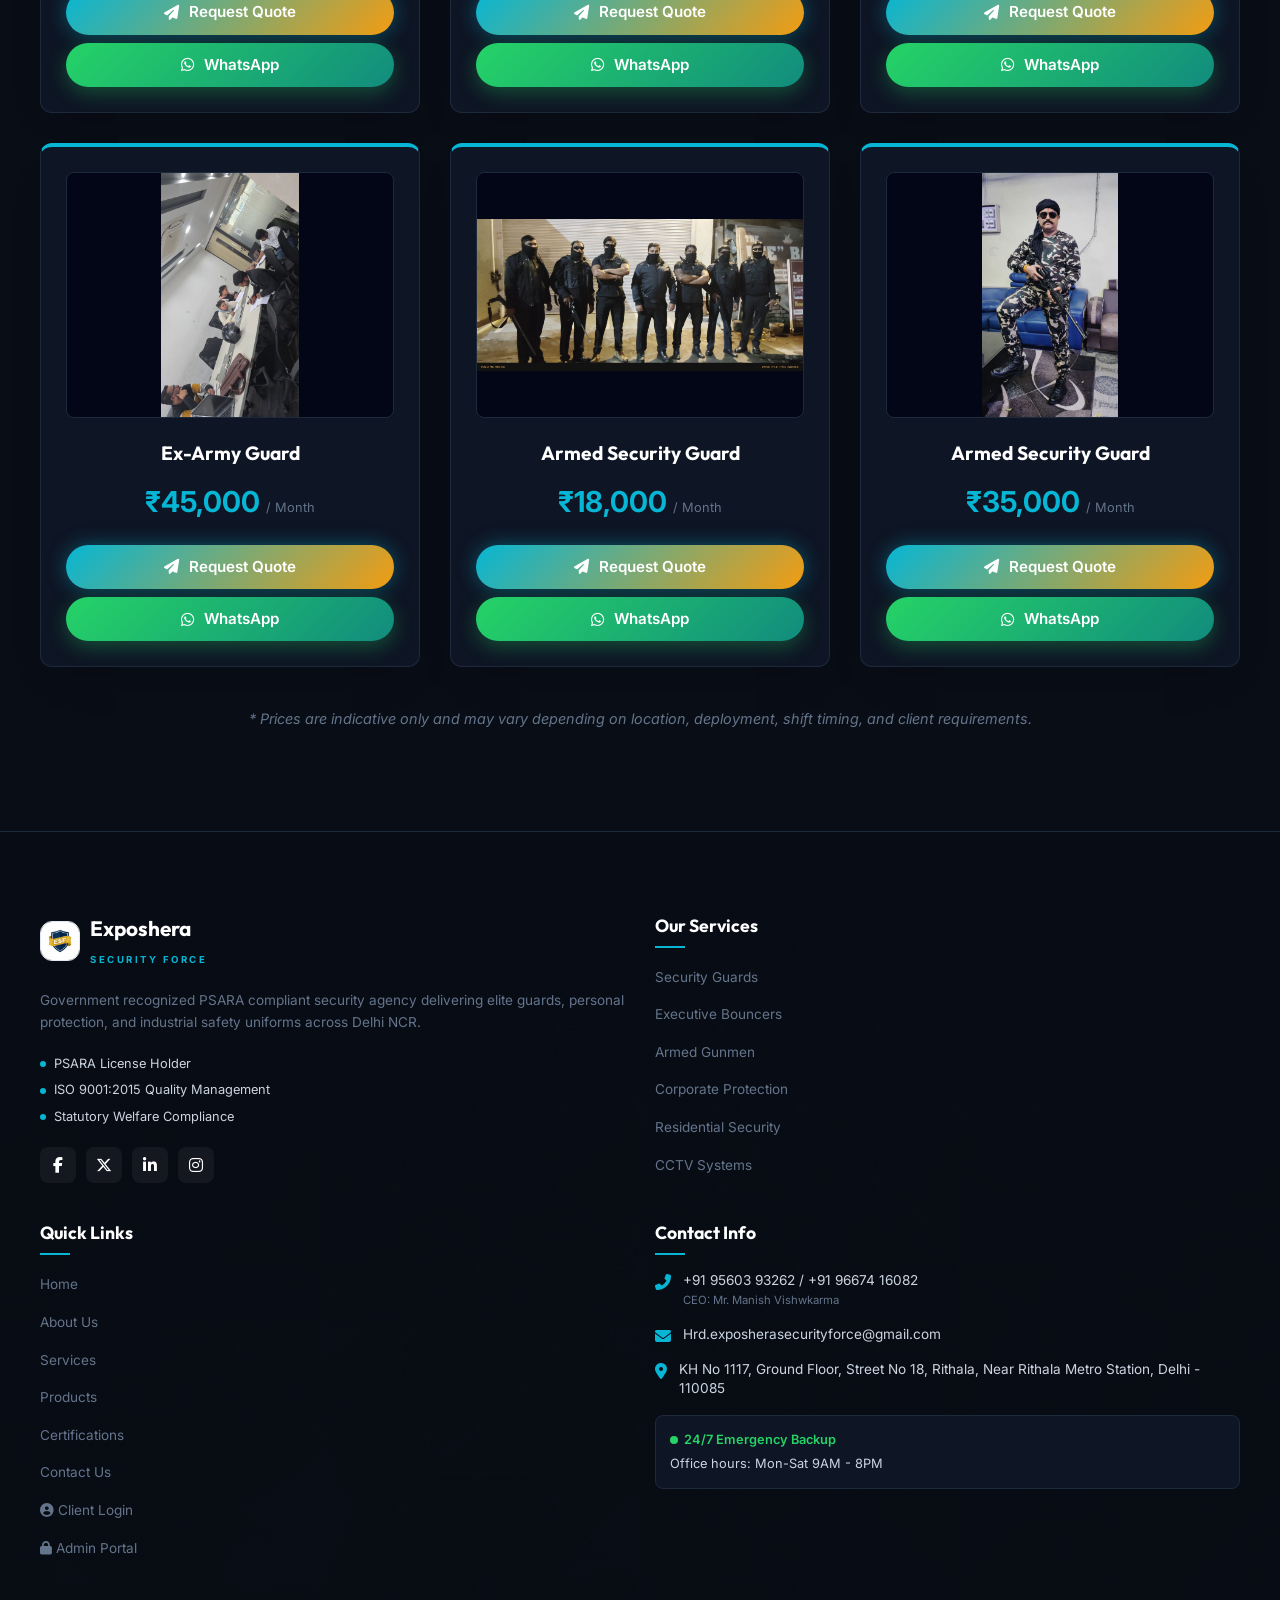
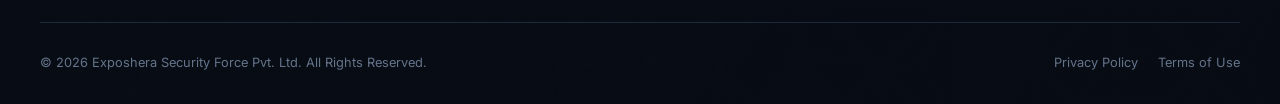
<file: security-personnel.html>
<!DOCTYPE html>
<html lang="en">
<head>
    <meta charset="UTF-8">
    <meta name="viewport" content="width=device-width, initial-scale=1.0">
    <title>Our Security Services | Exposhera Security Force Pvt. Ltd.</title>
    <meta name="description" content="Explore our integrated protection solutions: Security guards, executive event bouncers, armed gunman escorts, and residential gated security in Delhi NCR.">
    <!-- FontAwesome Icons -->
    <link rel="stylesheet" href="https://cdnjs.cloudflare.com/ajax/libs/font-awesome/6.5.1/css/all.min.css">
    <!-- Custom CSS -->
        <link rel="icon" type="image/png" href="images/logo.png">
    <link rel="apple-touch-icon" href="images/logo.png">
    <link rel="stylesheet" href="css/style.css">
</head>
<body>
    <canvas id="particle-canvas"></canvas>

    <!-- Top Contact Bar -->
    <div class="top-bar">
        <div class="container">
            <div class="top-contact">
                <a href="tel:9560393262"><i class="fas fa-phone-alt"></i> +91 95603 93262</a> <a href="tel:9560393262" style="margin-left: 10px;"><i class="fas fa-phone-alt"></i> +91 96674 16082</a>
                <a href="mailto:Hrd.exposherasecurityforce@gmail.com"><i class="fas fa-envelope"></i> Hrd.exposherasecurityforce@gmail.com</a>
                <a href="contact.html"><i class="fas fa-map-marker-alt"></i> Rithala, Delhi NCR</a>
            </div>
            <div class="top-badges">
                <span class="top-badge">ISO 9001:2015 Certified</span>
                <span class="top-badge">PSARA Licensed</span>
            </div>
        </div>
    </div>

    <!-- Main Navigation Header -->
    <header class="main-header" id="mainHeader">
        <div class="container">
            <a href="index.html" class="logo-link">
                <img src="images/logo.png" alt="Exposhera Security Logo" class="logo-img">
                <div class="logo-info">
                    <h2>Exposhera</h2>
                    <span>Security Force</span>
                </div>
            </a>

            <!-- Biometric Styled Desktop Nav -->
            <nav class="nav-biometric">
                <a href="index.html" class="bio-btn">
                    <i class="fas fa-home"></i><span>Home</span>
                    <div class="layer-scan"></div><div class="layer-pulse"></div><div class="layer-laser"></div>
                    <div class="bio-corner tl"></div><div class="bio-corner tr"></div><div class="bio-corner bl"></div><div class="bio-corner br"></div>
                </a>
                <a href="about.html" class="bio-btn">
                    <i class="fas fa-building"></i><span>About</span>
                    <div class="layer-scan"></div><div class="layer-pulse"></div><div class="layer-laser"></div>
                    <div class="bio-corner tl"></div><div class="bio-corner tr"></div><div class="bio-corner bl"></div><div class="bio-corner br"></div>
                </a>
                <a href="services.html" class="bio-btn">
                    <i class="fas fa-shield-alt"></i><span>Services</span>
                    <div class="layer-scan"></div><div class="layer-pulse"></div><div class="layer-laser"></div>
                    <div class="bio-corner tl"></div><div class="bio-corner tr"></div><div class="bio-corner bl"></div><div class="bio-corner br"></div>
                </a>
                <a href="security-personnel.html" class="bio-btn active">
                    <i class="fas fa-user-shield"></i><span>Personnel</span>
                    <div class="layer-scan"></div><div class="layer-pulse"></div><div class="layer-laser"></div>
                    <div class="bio-corner tl"></div><div class="bio-corner tr"></div><div class="bio-corner bl"></div><div class="bio-corner br"></div>
                </a>
                <a href="products.html" class="bio-btn">
                    <i class="fas fa-shield-alt"></i><span>Products</span>
                    <div class="layer-scan"></div><div class="layer-pulse"></div><div class="layer-laser"></div>
                    <div class="bio-corner tl"></div><div class="bio-corner tr"></div><div class="bio-corner bl"></div><div class="bio-corner br"></div>
                </a>
                <a href="certifications.html" class="bio-btn">
                    <i class="fas fa-award"></i><span>Certifications</span>
                    <div class="layer-scan"></div><div class="layer-pulse"></div><div class="layer-laser"></div>
                    <div class="bio-corner tl"></div><div class="bio-corner tr"></div><div class="bio-corner bl"></div><div class="bio-corner br"></div>
                </a>
                <a href="contact.html" class="bio-btn">
                    <i class="fas fa-envelope"></i><span>Contact</span>
                    <div class="layer-scan"></div><div class="layer-pulse"></div><div class="layer-laser"></div>
                    <div class="bio-corner tl"></div><div class="bio-corner tr"></div><div class="bio-corner bl"></div><div class="bio-corner br"></div>
                </a>
            </nav>

            <div class="header-actions">
                <a href="tel:9560393262" class="btn btn-outline"><i class="fas fa-phone"></i> Call Now</a>
                <!-- Login Dropdown -->
                <div class="nav-login-dropdown" id="navLoginDropdown">
                    <button class="btn btn-outline btn-login-nav" id="navLoginBtn" onclick="toggleLoginDropdown(event)">
                        <i class="fas fa-user-circle"></i> Login <i class="fas fa-chevron-down" style="font-size:0.7rem;margin-left:2px;"></i>
                    </button>
                    <div class="login-dropdown-menu" id="loginDropdownMenu">
                        <a href="login.html" class="login-drop-item">
                            <div class="ldi-icon" style="background:rgba(6,182,212,0.12);color:var(--accent);"><i class="fas fa-user-circle"></i></div>
                            <div><strong>Client Login</strong><span>Track your enquiries</span></div>
                        </a>
                        <a href="admin.html" class="login-drop-item">
                            <div class="ldi-icon" style="background:rgba(239,68,68,0.12);color:#f87171;"><i class="fas fa-shield-alt"></i></div>
                            <div><strong>Admin Login</strong><span>Full control panel</span></div>
                        </a>
                    </div>
                </div>
                <a href="#" class="btn btn-primary float-enquiry">Get Protected</a>
            </div>

            <!-- Hamburger Button for Mobile -->
            <button class="menu-toggle" aria-label="Toggle Navigation">
                <span></span><span></span><span></span>
            </button>
        </div>
    </header>

    <!-- Slideout Navigation Panel for Mobile -->
    <div class="side-overlay"></div>
    <div class="side-menu">
        <div class="side-header">
            <div class="side-logo">
                <img src="images/logo.png" alt="Logo" class="logo-img">
                <div>
                    <h3>Exposhera</h3>
                    <span>Security Force</span>
                </div>
            </div>
            <button class="side-close" aria-label="Close menu">&times;</button>
        </div>
        <div class="side-links">
            <a href="index.html"><i class="fas fa-home"></i> <span>Home</span></a>
            <a href="about.html"><i class="fas fa-building"></i> <span>About Us</span></a>
            <a href="services.html"><i class="fas fa-shield-alt"></i> <span>Services</span></a>
            <a href="security-personnel.html" class="active"><i class="fas fa-user-shield"></i> <span>Security Personnel</span></a>

            <a href="products.html"><i class="fas fa-shield-alt"></i> <span>Products</span></a>
            <a href="certifications.html"><i class="fas fa-award"></i> <span>Certifications</span></a>
            <a href="contact.html"><i class="fas fa-envelope"></i> <span>Contact Us</span></a>
        </div>
        <div class="side-footer">
            <a href="#" class="btn btn-primary float-enquiry" style="width:100%"><i class="fas fa-shield-alt"></i> Get Protected Now</a>
            <div style="text-align:center; font-size:0.8rem; color:var(--text-light)">
                <a href="tel:9560393262">+91 95603 93262</a> / <a href="tel:9560393262">+91 96674 16082</a>
            </div>
        </div>
    </div>

        <!-- Page Banner Area -->
    <section class="page-banner">
        <div class="page-banner-bg" style="background-image: linear-gradient(135deg, rgba(8, 12, 20, 0.9) 0%, rgba(10, 43, 78, 0.75) 100%), url('images/service_guard.png');"></div>
        <div class="page-banner-content container">
            <h1>Professional Security <span class="highlight">Personnel</span></h1>
            <p>Providing highly trained and disciplined security professionals for industrial, commercial, residential, corporate and event security across India.</p>
            <div class="breadcrumb">
                <a href="index.html">Home</a>
                <span>/</span>
                <span class="active">Security Personnel</span>
            </div>
        </div>
    </section>

    <!-- Personnel Categories -->
    <section class="section-padding" style="background-color: var(--bg-white);">
        <div class="container">
            <div class="section-header">
                <span class="section-tag"><i class="fas fa-users-cog"></i> Our Guards</span>
                <h2>Specialized <span class="highlight">Categories</span></h2>
                <p>We deploy highly skilled professionals tailored for your security needs.</p>
            </div>
            <div class="services-grid" style="margin-top: 40px;">
                <div class="service-card reveal-slide" style="background: var(--bg-light); border: 1px solid var(--border-light); border-radius: 8px; padding: 25px; text-align: center;">
                    <i class="fas fa-medal" style="font-size: 3rem; color: var(--accent); margin-bottom: 20px;"></i>
                    <h3 style="color: var(--text-light); margin-bottom: 15px;">Ex-Army Security Personnel</h3>
                    <p style="color: var(--text-muted); line-height: 1.6;">Ex Army Trained Guards, Highly Disciplined, Well Trained, Available Across India.</p>
                </div>
                <div class="service-card reveal-slide" style="background: var(--bg-light); border: 1px solid var(--border-light); border-radius: 8px; padding: 25px; text-align: center;">
                    <i class="fas fa-crosshairs" style="font-size: 3rem; color: var(--accent); margin-bottom: 20px;"></i>
                    <h3 style="color: var(--text-light); margin-bottom: 15px;">Licensed Armed Guards</h3>
                    <p style="color: var(--text-muted); line-height: 1.6;">All India Licensed Security Personnel, 32 Bore Revolver, .315 Bore Rifle, Maharashtra Licence, Thane Licensed Personnel.</p>
                </div>
            </div>
        </div>
    </section>





    <!-- Unified Personnel Cards Section -->
    <section class="section-padding" style="background-color: var(--bg-dark);">
        <div class="container">
            <div class="section-header">
                <span class="section-tag"><i class="fas fa-rupee-sign"></i> Indicative Pricing</span>
                <h2 style="color: var(--text-white);">Available Personnel <span class="highlight">Profiles</span></h2>
                <p style="color: var(--text-light);">Transparent and competitive pricing for premium security deployments across our highly trained workforce.</p>
            </div>
            
            <div class="pricing-grid" style="display: grid; grid-template-columns: repeat(auto-fill, minmax(280px, 1fr)); gap: 30px; margin-top: 40px; align-items: start;">

                <div class="pricing-card reveal-slide" style="background: var(--bg-dark-card); border: 1px solid var(--border-dark); border-radius: 12px; padding: 25px; text-align: center; box-shadow: var(--shadow-lg); transition: var(--transition-medium); border-top: 4px solid var(--accent);">
                    <div style="aspect-ratio: 4/3; border-radius: 8px; overflow: hidden; margin-bottom: 20px; border: 1px solid var(--border-dark); background-color: #020617; display: flex; justify-content: center; align-items: center;">
                        <img src="images/security_personnels/WhatsApp Image 2026-06-25 at 11.04.52.jpeg" alt="Armed Security Guard" style="width: 100%; height: 100%; object-fit: contain; object-position: center; transition: transform 0.3s ease;" class="hover-zoom">
                    </div>
                    <h3 style="color: var(--text-white); font-size: 1.2rem; margin-bottom: 10px;">Armed Security Guard</h3>
                    <div style="font-size: 1.8rem; color: var(--accent); font-weight: 700; margin-bottom: 15px;">₹18,000 <span style="font-size: 0.8rem; color: var(--text-muted); font-weight: 400;">/ Month</span></div>
                    <div style="display: flex; flex-direction: column; gap: 8px; margin-top: 20px;">
                        <a href="contact.html" class="btn btn-primary" style="padding: 10px;"><i class="fas fa-paper-plane"></i> Request Quote</a>
                        <a href="https://wa.me/919560393262" target="_blank" class="btn btn-wa" style="padding: 10px;"><i class="fab fa-whatsapp"></i> WhatsApp</a>
                    </div>
                </div>

                <div class="pricing-card reveal-slide" style="background: var(--bg-dark-card); border: 1px solid var(--border-dark); border-radius: 12px; padding: 25px; text-align: center; box-shadow: var(--shadow-lg); transition: var(--transition-medium); border-top: 4px solid var(--accent);">
                    <div style="aspect-ratio: 4/3; border-radius: 8px; overflow: hidden; margin-bottom: 20px; border: 1px solid var(--border-dark); background-color: #020617; display: flex; justify-content: center; align-items: center;">
                        <img src="images/security_personnels/WhatsApp Image 2026-06-25 at 11.04.53 (1).jpeg" alt="Security Officer" style="width: 100%; height: 100%; object-fit: contain; object-position: center; transition: transform 0.3s ease;" class="hover-zoom">
                    </div>
                    <h3 style="color: var(--text-white); font-size: 1.2rem; margin-bottom: 10px;">Security Officer</h3>
                    <div style="font-size: 1.8rem; color: var(--accent); font-weight: 700; margin-bottom: 15px;">₹42,000 <span style="font-size: 0.8rem; color: var(--text-muted); font-weight: 400;">/ Month</span></div>
                    <div style="display: flex; flex-direction: column; gap: 8px; margin-top: 20px;">
                        <a href="contact.html" class="btn btn-primary" style="padding: 10px;"><i class="fas fa-paper-plane"></i> Request Quote</a>
                        <a href="https://wa.me/919560393262" target="_blank" class="btn btn-wa" style="padding: 10px;"><i class="fab fa-whatsapp"></i> WhatsApp</a>
                    </div>
                </div>

                <div class="pricing-card reveal-slide" style="background: var(--bg-dark-card); border: 1px solid var(--border-dark); border-radius: 12px; padding: 25px; text-align: center; box-shadow: var(--shadow-lg); transition: var(--transition-medium); border-top: 4px solid var(--accent);">
                    <div style="aspect-ratio: 4/3; border-radius: 8px; overflow: hidden; margin-bottom: 20px; border: 1px solid var(--border-dark); background-color: #020617; display: flex; justify-content: center; align-items: center;">
                        <img src="images/security_personnels/WhatsApp Image 2026-06-25 at 11.04.53.jpeg" alt="Supervisor" style="width: 100%; height: 100%; object-fit: contain; object-position: center; transition: transform 0.3s ease;" class="hover-zoom">
                    </div>
                    <h3 style="color: var(--text-white); font-size: 1.2rem; margin-bottom: 10px;">Supervisor</h3>
                    <div style="font-size: 1.8rem; color: var(--accent); font-weight: 700; margin-bottom: 15px;">₹35,000 <span style="font-size: 0.8rem; color: var(--text-muted); font-weight: 400;">/ Month</span></div>
                    <div style="display: flex; flex-direction: column; gap: 8px; margin-top: 20px;">
                        <a href="contact.html" class="btn btn-primary" style="padding: 10px;"><i class="fas fa-paper-plane"></i> Request Quote</a>
                        <a href="https://wa.me/919560393262" target="_blank" class="btn btn-wa" style="padding: 10px;"><i class="fab fa-whatsapp"></i> WhatsApp</a>
                    </div>
                </div>

                <div class="pricing-card reveal-slide" style="background: var(--bg-dark-card); border: 1px solid var(--border-dark); border-radius: 12px; padding: 25px; text-align: center; box-shadow: var(--shadow-lg); transition: var(--transition-medium); border-top: 4px solid var(--accent);">
                    <div style="aspect-ratio: 4/3; border-radius: 8px; overflow: hidden; margin-bottom: 20px; border: 1px solid var(--border-dark); background-color: #020617; display: flex; justify-content: center; align-items: center;">
                        <img src="images/security_personnels/WhatsApp Image 2026-06-25 at 11.04.54 (1).jpeg" alt="Armed Security Guard" style="width: 100%; height: 100%; object-fit: contain; object-position: center; transition: transform 0.3s ease;" class="hover-zoom">
                    </div>
                    <h3 style="color: var(--text-white); font-size: 1.2rem; margin-bottom: 10px;">Armed Security Guard</h3>
                    <div style="font-size: 1.8rem; color: var(--accent); font-weight: 700; margin-bottom: 15px;">₹32,000 <span style="font-size: 0.8rem; color: var(--text-muted); font-weight: 400;">/ Month</span></div>
                    <div style="display: flex; flex-direction: column; gap: 8px; margin-top: 20px;">
                        <a href="contact.html" class="btn btn-primary" style="padding: 10px;"><i class="fas fa-paper-plane"></i> Request Quote</a>
                        <a href="https://wa.me/919560393262" target="_blank" class="btn btn-wa" style="padding: 10px;"><i class="fab fa-whatsapp"></i> WhatsApp</a>
                    </div>
                </div>

                <div class="pricing-card reveal-slide" style="background: var(--bg-dark-card); border: 1px solid var(--border-dark); border-radius: 12px; padding: 25px; text-align: center; box-shadow: var(--shadow-lg); transition: var(--transition-medium); border-top: 4px solid var(--accent);">
                    <div style="aspect-ratio: 4/3; border-radius: 8px; overflow: hidden; margin-bottom: 20px; border: 1px solid var(--border-dark); background-color: #020617; display: flex; justify-content: center; align-items: center;">
                        <img src="images/security_personnels/WhatsApp Image 2026-06-25 at 11.04.54 (2).jpeg" alt="VIP Escort" style="width: 100%; height: 100%; object-fit: contain; object-position: center; transition: transform 0.3s ease;" class="hover-zoom">
                    </div>
                    <h3 style="color: var(--text-white); font-size: 1.2rem; margin-bottom: 10px;">VIP Escort</h3>
                    <div style="font-size: 1.8rem; color: var(--accent); font-weight: 700; margin-bottom: 15px;">₹18,000 <span style="font-size: 0.8rem; color: var(--text-muted); font-weight: 400;">/ Month</span></div>
                    <div style="display: flex; flex-direction: column; gap: 8px; margin-top: 20px;">
                        <a href="contact.html" class="btn btn-primary" style="padding: 10px;"><i class="fas fa-paper-plane"></i> Request Quote</a>
                        <a href="https://wa.me/919560393262" target="_blank" class="btn btn-wa" style="padding: 10px;"><i class="fab fa-whatsapp"></i> WhatsApp</a>
                    </div>
                </div>

                <div class="pricing-card reveal-slide" style="background: var(--bg-dark-card); border: 1px solid var(--border-dark); border-radius: 12px; padding: 25px; text-align: center; box-shadow: var(--shadow-lg); transition: var(--transition-medium); border-top: 4px solid var(--accent);">
                    <div style="aspect-ratio: 4/3; border-radius: 8px; overflow: hidden; margin-bottom: 20px; border: 1px solid var(--border-dark); background-color: #020617; display: flex; justify-content: center; align-items: center;">
                        <img src="images/security_personnels/WhatsApp Image 2026-06-25 at 11.04.54.jpeg" alt="Security Guard" style="width: 100%; height: 100%; object-fit: contain; object-position: center; transition: transform 0.3s ease;" class="hover-zoom">
                    </div>
                    <h3 style="color: var(--text-white); font-size: 1.2rem; margin-bottom: 10px;">Security Guard</h3>
                    <div style="font-size: 1.8rem; color: var(--accent); font-weight: 700; margin-bottom: 15px;">₹32,000 <span style="font-size: 0.8rem; color: var(--text-muted); font-weight: 400;">/ Month</span></div>
                    <div style="display: flex; flex-direction: column; gap: 8px; margin-top: 20px;">
                        <a href="contact.html" class="btn btn-primary" style="padding: 10px;"><i class="fas fa-paper-plane"></i> Request Quote</a>
                        <a href="https://wa.me/919560393262" target="_blank" class="btn btn-wa" style="padding: 10px;"><i class="fab fa-whatsapp"></i> WhatsApp</a>
                    </div>
                </div>

                <div class="pricing-card reveal-slide" style="background: var(--bg-dark-card); border: 1px solid var(--border-dark); border-radius: 12px; padding: 25px; text-align: center; box-shadow: var(--shadow-lg); transition: var(--transition-medium); border-top: 4px solid var(--accent);">
                    <div style="aspect-ratio: 4/3; border-radius: 8px; overflow: hidden; margin-bottom: 20px; border: 1px solid var(--border-dark); background-color: #020617; display: flex; justify-content: center; align-items: center;">
                        <img src="images/security_personnels/WhatsApp Image 2026-06-25 at 11.04.55 (1).jpeg" alt="Supervisor" style="width: 100%; height: 100%; object-fit: contain; object-position: center; transition: transform 0.3s ease;" class="hover-zoom">
                    </div>
                    <h3 style="color: var(--text-white); font-size: 1.2rem; margin-bottom: 10px;">Supervisor</h3>
                    <div style="font-size: 1.8rem; color: var(--accent); font-weight: 700; margin-bottom: 15px;">₹42,000 <span style="font-size: 0.8rem; color: var(--text-muted); font-weight: 400;">/ Month</span></div>
                    <div style="display: flex; flex-direction: column; gap: 8px; margin-top: 20px;">
                        <a href="contact.html" class="btn btn-primary" style="padding: 10px;"><i class="fas fa-paper-plane"></i> Request Quote</a>
                        <a href="https://wa.me/919560393262" target="_blank" class="btn btn-wa" style="padding: 10px;"><i class="fab fa-whatsapp"></i> WhatsApp</a>
                    </div>
                </div>

                <div class="pricing-card reveal-slide" style="background: var(--bg-dark-card); border: 1px solid var(--border-dark); border-radius: 12px; padding: 25px; text-align: center; box-shadow: var(--shadow-lg); transition: var(--transition-medium); border-top: 4px solid var(--accent);">
                    <div style="aspect-ratio: 4/3; border-radius: 8px; overflow: hidden; margin-bottom: 20px; border: 1px solid var(--border-dark); background-color: #020617; display: flex; justify-content: center; align-items: center;">
                        <img src="images/security_personnels/WhatsApp Image 2026-06-25 at 11.04.55.jpeg" alt="Security Guard" style="width: 100%; height: 100%; object-fit: contain; object-position: center; transition: transform 0.3s ease;" class="hover-zoom">
                    </div>
                    <h3 style="color: var(--text-white); font-size: 1.2rem; margin-bottom: 10px;">Security Guard</h3>
                    <div style="font-size: 1.8rem; color: var(--accent); font-weight: 700; margin-bottom: 15px;">₹42,000 <span style="font-size: 0.8rem; color: var(--text-muted); font-weight: 400;">/ Month</span></div>
                    <div style="display: flex; flex-direction: column; gap: 8px; margin-top: 20px;">
                        <a href="contact.html" class="btn btn-primary" style="padding: 10px;"><i class="fas fa-paper-plane"></i> Request Quote</a>
                        <a href="https://wa.me/919560393262" target="_blank" class="btn btn-wa" style="padding: 10px;"><i class="fab fa-whatsapp"></i> WhatsApp</a>
                    </div>
                </div>

                <div class="pricing-card reveal-slide" style="background: var(--bg-dark-card); border: 1px solid var(--border-dark); border-radius: 12px; padding: 25px; text-align: center; box-shadow: var(--shadow-lg); transition: var(--transition-medium); border-top: 4px solid var(--accent);">
                    <div style="aspect-ratio: 4/3; border-radius: 8px; overflow: hidden; margin-bottom: 20px; border: 1px solid var(--border-dark); background-color: #020617; display: flex; justify-content: center; align-items: center;">
                        <img src="images/security_personnels/WhatsApp Image 2026-06-25 at 11.04.56 (1).jpeg" alt="VIP Escort" style="width: 100%; height: 100%; object-fit: contain; object-position: center; transition: transform 0.3s ease;" class="hover-zoom">
                    </div>
                    <h3 style="color: var(--text-white); font-size: 1.2rem; margin-bottom: 10px;">VIP Escort</h3>
                    <div style="font-size: 1.8rem; color: var(--accent); font-weight: 700; margin-bottom: 15px;">₹42,000 <span style="font-size: 0.8rem; color: var(--text-muted); font-weight: 400;">/ Month</span></div>
                    <div style="display: flex; flex-direction: column; gap: 8px; margin-top: 20px;">
                        <a href="contact.html" class="btn btn-primary" style="padding: 10px;"><i class="fas fa-paper-plane"></i> Request Quote</a>
                        <a href="https://wa.me/919560393262" target="_blank" class="btn btn-wa" style="padding: 10px;"><i class="fab fa-whatsapp"></i> WhatsApp</a>
                    </div>
                </div>

                <div class="pricing-card reveal-slide" style="background: var(--bg-dark-card); border: 1px solid var(--border-dark); border-radius: 12px; padding: 25px; text-align: center; box-shadow: var(--shadow-lg); transition: var(--transition-medium); border-top: 4px solid var(--accent);">
                    <div style="aspect-ratio: 4/3; border-radius: 8px; overflow: hidden; margin-bottom: 20px; border: 1px solid var(--border-dark); background-color: #020617; display: flex; justify-content: center; align-items: center;">
                        <img src="images/security_personnels/WhatsApp Image 2026-06-25 at 11.04.56 (2).jpeg" alt="Patrol Guard" style="width: 100%; height: 100%; object-fit: contain; object-position: center; transition: transform 0.3s ease;" class="hover-zoom">
                    </div>
                    <h3 style="color: var(--text-white); font-size: 1.2rem; margin-bottom: 10px;">Patrol Guard</h3>
                    <div style="font-size: 1.8rem; color: var(--accent); font-weight: 700; margin-bottom: 15px;">₹55,000 <span style="font-size: 0.8rem; color: var(--text-muted); font-weight: 400;">/ Month</span></div>
                    <div style="display: flex; flex-direction: column; gap: 8px; margin-top: 20px;">
                        <a href="contact.html" class="btn btn-primary" style="padding: 10px;"><i class="fas fa-paper-plane"></i> Request Quote</a>
                        <a href="https://wa.me/919560393262" target="_blank" class="btn btn-wa" style="padding: 10px;"><i class="fab fa-whatsapp"></i> WhatsApp</a>
                    </div>
                </div>

                <div class="pricing-card reveal-slide" style="background: var(--bg-dark-card); border: 1px solid var(--border-dark); border-radius: 12px; padding: 25px; text-align: center; box-shadow: var(--shadow-lg); transition: var(--transition-medium); border-top: 4px solid var(--accent);">
                    <div style="aspect-ratio: 4/3; border-radius: 8px; overflow: hidden; margin-bottom: 20px; border: 1px solid var(--border-dark); background-color: #020617; display: flex; justify-content: center; align-items: center;">
                        <img src="images/security_personnels/WhatsApp Image 2026-06-25 at 11.04.56.jpeg" alt="Security Guard" style="width: 100%; height: 100%; object-fit: contain; object-position: center; transition: transform 0.3s ease;" class="hover-zoom">
                    </div>
                    <h3 style="color: var(--text-white); font-size: 1.2rem; margin-bottom: 10px;">Security Guard</h3>
                    <div style="font-size: 1.8rem; color: var(--accent); font-weight: 700; margin-bottom: 15px;">₹35,000 <span style="font-size: 0.8rem; color: var(--text-muted); font-weight: 400;">/ Month</span></div>
                    <div style="display: flex; flex-direction: column; gap: 8px; margin-top: 20px;">
                        <a href="contact.html" class="btn btn-primary" style="padding: 10px;"><i class="fas fa-paper-plane"></i> Request Quote</a>
                        <a href="https://wa.me/919560393262" target="_blank" class="btn btn-wa" style="padding: 10px;"><i class="fab fa-whatsapp"></i> WhatsApp</a>
                    </div>
                </div>

                <div class="pricing-card reveal-slide" style="background: var(--bg-dark-card); border: 1px solid var(--border-dark); border-radius: 12px; padding: 25px; text-align: center; box-shadow: var(--shadow-lg); transition: var(--transition-medium); border-top: 4px solid var(--accent);">
                    <div style="aspect-ratio: 4/3; border-radius: 8px; overflow: hidden; margin-bottom: 20px; border: 1px solid var(--border-dark); background-color: #020617; display: flex; justify-content: center; align-items: center;">
                        <img src="images/security_personnels/WhatsApp Image 2026-06-25 at 11.04.57 (1).jpeg" alt="VIP Escort" style="width: 100%; height: 100%; object-fit: contain; object-position: center; transition: transform 0.3s ease;" class="hover-zoom">
                    </div>
                    <h3 style="color: var(--text-white); font-size: 1.2rem; margin-bottom: 10px;">VIP Escort</h3>
                    <div style="font-size: 1.8rem; color: var(--accent); font-weight: 700; margin-bottom: 15px;">₹22,000 <span style="font-size: 0.8rem; color: var(--text-muted); font-weight: 400;">/ Month</span></div>
                    <div style="display: flex; flex-direction: column; gap: 8px; margin-top: 20px;">
                        <a href="contact.html" class="btn btn-primary" style="padding: 10px;"><i class="fas fa-paper-plane"></i> Request Quote</a>
                        <a href="https://wa.me/919560393262" target="_blank" class="btn btn-wa" style="padding: 10px;"><i class="fab fa-whatsapp"></i> WhatsApp</a>
                    </div>
                </div>

                <div class="pricing-card reveal-slide" style="background: var(--bg-dark-card); border: 1px solid var(--border-dark); border-radius: 12px; padding: 25px; text-align: center; box-shadow: var(--shadow-lg); transition: var(--transition-medium); border-top: 4px solid var(--accent);">
                    <div style="aspect-ratio: 4/3; border-radius: 8px; overflow: hidden; margin-bottom: 20px; border: 1px solid var(--border-dark); background-color: #020617; display: flex; justify-content: center; align-items: center;">
                        <img src="images/security_personnels/WhatsApp Image 2026-06-25 at 11.04.57.jpeg" alt="Security Officer" style="width: 100%; height: 100%; object-fit: contain; object-position: center; transition: transform 0.3s ease;" class="hover-zoom">
                    </div>
                    <h3 style="color: var(--text-white); font-size: 1.2rem; margin-bottom: 10px;">Security Officer</h3>
                    <div style="font-size: 1.8rem; color: var(--accent); font-weight: 700; margin-bottom: 15px;">₹35,000 <span style="font-size: 0.8rem; color: var(--text-muted); font-weight: 400;">/ Month</span></div>
                    <div style="display: flex; flex-direction: column; gap: 8px; margin-top: 20px;">
                        <a href="contact.html" class="btn btn-primary" style="padding: 10px;"><i class="fas fa-paper-plane"></i> Request Quote</a>
                        <a href="https://wa.me/919560393262" target="_blank" class="btn btn-wa" style="padding: 10px;"><i class="fab fa-whatsapp"></i> WhatsApp</a>
                    </div>
                </div>

                <div class="pricing-card reveal-slide" style="background: var(--bg-dark-card); border: 1px solid var(--border-dark); border-radius: 12px; padding: 25px; text-align: center; box-shadow: var(--shadow-lg); transition: var(--transition-medium); border-top: 4px solid var(--accent);">
                    <div style="aspect-ratio: 4/3; border-radius: 8px; overflow: hidden; margin-bottom: 20px; border: 1px solid var(--border-dark); background-color: #020617; display: flex; justify-content: center; align-items: center;">
                        <img src="images/security_personnels/WhatsApp Image 2026-06-25 at 11.04.58 (1).jpeg" alt="Supervisor" style="width: 100%; height: 100%; object-fit: contain; object-position: center; transition: transform 0.3s ease;" class="hover-zoom">
                    </div>
                    <h3 style="color: var(--text-white); font-size: 1.2rem; margin-bottom: 10px;">Supervisor</h3>
                    <div style="font-size: 1.8rem; color: var(--accent); font-weight: 700; margin-bottom: 15px;">₹22,000 <span style="font-size: 0.8rem; color: var(--text-muted); font-weight: 400;">/ Month</span></div>
                    <div style="display: flex; flex-direction: column; gap: 8px; margin-top: 20px;">
                        <a href="contact.html" class="btn btn-primary" style="padding: 10px;"><i class="fas fa-paper-plane"></i> Request Quote</a>
                        <a href="https://wa.me/919560393262" target="_blank" class="btn btn-wa" style="padding: 10px;"><i class="fab fa-whatsapp"></i> WhatsApp</a>
                    </div>
                </div>

                <div class="pricing-card reveal-slide" style="background: var(--bg-dark-card); border: 1px solid var(--border-dark); border-radius: 12px; padding: 25px; text-align: center; box-shadow: var(--shadow-lg); transition: var(--transition-medium); border-top: 4px solid var(--accent);">
                    <div style="aspect-ratio: 4/3; border-radius: 8px; overflow: hidden; margin-bottom: 20px; border: 1px solid var(--border-dark); background-color: #020617; display: flex; justify-content: center; align-items: center;">
                        <img src="images/security_personnels/WhatsApp Image 2026-06-25 at 11.04.58 (2).jpeg" alt="Armed Security Guard" style="width: 100%; height: 100%; object-fit: contain; object-position: center; transition: transform 0.3s ease;" class="hover-zoom">
                    </div>
                    <h3 style="color: var(--text-white); font-size: 1.2rem; margin-bottom: 10px;">Armed Security Guard</h3>
                    <div style="font-size: 1.8rem; color: var(--accent); font-weight: 700; margin-bottom: 15px;">₹32,000 <span style="font-size: 0.8rem; color: var(--text-muted); font-weight: 400;">/ Month</span></div>
                    <div style="display: flex; flex-direction: column; gap: 8px; margin-top: 20px;">
                        <a href="contact.html" class="btn btn-primary" style="padding: 10px;"><i class="fas fa-paper-plane"></i> Request Quote</a>
                        <a href="https://wa.me/919560393262" target="_blank" class="btn btn-wa" style="padding: 10px;"><i class="fab fa-whatsapp"></i> WhatsApp</a>
                    </div>
                </div>

                <div class="pricing-card reveal-slide" style="background: var(--bg-dark-card); border: 1px solid var(--border-dark); border-radius: 12px; padding: 25px; text-align: center; box-shadow: var(--shadow-lg); transition: var(--transition-medium); border-top: 4px solid var(--accent);">
                    <div style="aspect-ratio: 4/3; border-radius: 8px; overflow: hidden; margin-bottom: 20px; border: 1px solid var(--border-dark); background-color: #020617; display: flex; justify-content: center; align-items: center;">
                        <img src="images/security_personnels/WhatsApp Image 2026-06-25 at 11.04.58 (3).jpeg" alt="VIP Escort" style="width: 100%; height: 100%; object-fit: contain; object-position: center; transition: transform 0.3s ease;" class="hover-zoom">
                    </div>
                    <h3 style="color: var(--text-white); font-size: 1.2rem; margin-bottom: 10px;">VIP Escort</h3>
                    <div style="font-size: 1.8rem; color: var(--accent); font-weight: 700; margin-bottom: 15px;">₹32,000 <span style="font-size: 0.8rem; color: var(--text-muted); font-weight: 400;">/ Month</span></div>
                    <div style="display: flex; flex-direction: column; gap: 8px; margin-top: 20px;">
                        <a href="contact.html" class="btn btn-primary" style="padding: 10px;"><i class="fas fa-paper-plane"></i> Request Quote</a>
                        <a href="https://wa.me/919560393262" target="_blank" class="btn btn-wa" style="padding: 10px;"><i class="fab fa-whatsapp"></i> WhatsApp</a>
                    </div>
                </div>

                <div class="pricing-card reveal-slide" style="background: var(--bg-dark-card); border: 1px solid var(--border-dark); border-radius: 12px; padding: 25px; text-align: center; box-shadow: var(--shadow-lg); transition: var(--transition-medium); border-top: 4px solid var(--accent);">
                    <div style="aspect-ratio: 4/3; border-radius: 8px; overflow: hidden; margin-bottom: 20px; border: 1px solid var(--border-dark); background-color: #020617; display: flex; justify-content: center; align-items: center;">
                        <img src="images/security_personnels/WhatsApp Image 2026-06-25 at 11.04.58.jpeg" alt="Bouncer" style="width: 100%; height: 100%; object-fit: contain; object-position: center; transition: transform 0.3s ease;" class="hover-zoom">
                    </div>
                    <h3 style="color: var(--text-white); font-size: 1.2rem; margin-bottom: 10px;">Bouncer</h3>
                    <div style="font-size: 1.8rem; color: var(--accent); font-weight: 700; margin-bottom: 15px;">₹22,000 <span style="font-size: 0.8rem; color: var(--text-muted); font-weight: 400;">/ Month</span></div>
                    <div style="display: flex; flex-direction: column; gap: 8px; margin-top: 20px;">
                        <a href="contact.html" class="btn btn-primary" style="padding: 10px;"><i class="fas fa-paper-plane"></i> Request Quote</a>
                        <a href="https://wa.me/919560393262" target="_blank" class="btn btn-wa" style="padding: 10px;"><i class="fab fa-whatsapp"></i> WhatsApp</a>
                    </div>
                </div>

                <div class="pricing-card reveal-slide" style="background: var(--bg-dark-card); border: 1px solid var(--border-dark); border-radius: 12px; padding: 25px; text-align: center; box-shadow: var(--shadow-lg); transition: var(--transition-medium); border-top: 4px solid var(--accent);">
                    <div style="aspect-ratio: 4/3; border-radius: 8px; overflow: hidden; margin-bottom: 20px; border: 1px solid var(--border-dark); background-color: #020617; display: flex; justify-content: center; align-items: center;">
                        <img src="images/security_personnels/WhatsApp Image 2026-06-25 at 11.04.59 (1).jpeg" alt="Security Officer" style="width: 100%; height: 100%; object-fit: contain; object-position: center; transition: transform 0.3s ease;" class="hover-zoom">
                    </div>
                    <h3 style="color: var(--text-white); font-size: 1.2rem; margin-bottom: 10px;">Security Officer</h3>
                    <div style="font-size: 1.8rem; color: var(--accent); font-weight: 700; margin-bottom: 15px;">₹18,000 <span style="font-size: 0.8rem; color: var(--text-muted); font-weight: 400;">/ Month</span></div>
                    <div style="display: flex; flex-direction: column; gap: 8px; margin-top: 20px;">
                        <a href="contact.html" class="btn btn-primary" style="padding: 10px;"><i class="fas fa-paper-plane"></i> Request Quote</a>
                        <a href="https://wa.me/919560393262" target="_blank" class="btn btn-wa" style="padding: 10px;"><i class="fab fa-whatsapp"></i> WhatsApp</a>
                    </div>
                </div>

                <div class="pricing-card reveal-slide" style="background: var(--bg-dark-card); border: 1px solid var(--border-dark); border-radius: 12px; padding: 25px; text-align: center; box-shadow: var(--shadow-lg); transition: var(--transition-medium); border-top: 4px solid var(--accent);">
                    <div style="aspect-ratio: 4/3; border-radius: 8px; overflow: hidden; margin-bottom: 20px; border: 1px solid var(--border-dark); background-color: #020617; display: flex; justify-content: center; align-items: center;">
                        <img src="images/security_personnels/WhatsApp Image 2026-06-25 at 11.04.59.jpeg" alt="Patrol Guard" style="width: 100%; height: 100%; object-fit: contain; object-position: center; transition: transform 0.3s ease;" class="hover-zoom">
                    </div>
                    <h3 style="color: var(--text-white); font-size: 1.2rem; margin-bottom: 10px;">Patrol Guard</h3>
                    <div style="font-size: 1.8rem; color: var(--accent); font-weight: 700; margin-bottom: 15px;">₹32,000 <span style="font-size: 0.8rem; color: var(--text-muted); font-weight: 400;">/ Month</span></div>
                    <div style="display: flex; flex-direction: column; gap: 8px; margin-top: 20px;">
                        <a href="contact.html" class="btn btn-primary" style="padding: 10px;"><i class="fas fa-paper-plane"></i> Request Quote</a>
                        <a href="https://wa.me/919560393262" target="_blank" class="btn btn-wa" style="padding: 10px;"><i class="fab fa-whatsapp"></i> WhatsApp</a>
                    </div>
                </div>

                <div class="pricing-card reveal-slide" style="background: var(--bg-dark-card); border: 1px solid var(--border-dark); border-radius: 12px; padding: 25px; text-align: center; box-shadow: var(--shadow-lg); transition: var(--transition-medium); border-top: 4px solid var(--accent);">
                    <div style="aspect-ratio: 4/3; border-radius: 8px; overflow: hidden; margin-bottom: 20px; border: 1px solid var(--border-dark); background-color: #020617; display: flex; justify-content: center; align-items: center;">
                        <img src="images/security_personnels/WhatsApp Image 2026-06-25 at 11.05.00 (1).jpeg" alt="VIP Escort" style="width: 100%; height: 100%; object-fit: contain; object-position: center; transition: transform 0.3s ease;" class="hover-zoom">
                    </div>
                    <h3 style="color: var(--text-white); font-size: 1.2rem; margin-bottom: 10px;">VIP Escort</h3>
                    <div style="font-size: 1.8rem; color: var(--accent); font-weight: 700; margin-bottom: 15px;">₹32,000 <span style="font-size: 0.8rem; color: var(--text-muted); font-weight: 400;">/ Month</span></div>
                    <div style="display: flex; flex-direction: column; gap: 8px; margin-top: 20px;">
                        <a href="contact.html" class="btn btn-primary" style="padding: 10px;"><i class="fas fa-paper-plane"></i> Request Quote</a>
                        <a href="https://wa.me/919560393262" target="_blank" class="btn btn-wa" style="padding: 10px;"><i class="fab fa-whatsapp"></i> WhatsApp</a>
                    </div>
                </div>

                <div class="pricing-card reveal-slide" style="background: var(--bg-dark-card); border: 1px solid var(--border-dark); border-radius: 12px; padding: 25px; text-align: center; box-shadow: var(--shadow-lg); transition: var(--transition-medium); border-top: 4px solid var(--accent);">
                    <div style="aspect-ratio: 4/3; border-radius: 8px; overflow: hidden; margin-bottom: 20px; border: 1px solid var(--border-dark); background-color: #020617; display: flex; justify-content: center; align-items: center;">
                        <img src="images/security_personnels/WhatsApp Image 2026-06-25 at 11.05.00 (2).jpeg" alt="Security Officer" style="width: 100%; height: 100%; object-fit: contain; object-position: center; transition: transform 0.3s ease;" class="hover-zoom">
                    </div>
                    <h3 style="color: var(--text-white); font-size: 1.2rem; margin-bottom: 10px;">Security Officer</h3>
                    <div style="font-size: 1.8rem; color: var(--accent); font-weight: 700; margin-bottom: 15px;">₹22,000 <span style="font-size: 0.8rem; color: var(--text-muted); font-weight: 400;">/ Month</span></div>
                    <div style="display: flex; flex-direction: column; gap: 8px; margin-top: 20px;">
                        <a href="contact.html" class="btn btn-primary" style="padding: 10px;"><i class="fas fa-paper-plane"></i> Request Quote</a>
                        <a href="https://wa.me/919560393262" target="_blank" class="btn btn-wa" style="padding: 10px;"><i class="fab fa-whatsapp"></i> WhatsApp</a>
                    </div>
                </div>

                <div class="pricing-card reveal-slide" style="background: var(--bg-dark-card); border: 1px solid var(--border-dark); border-radius: 12px; padding: 25px; text-align: center; box-shadow: var(--shadow-lg); transition: var(--transition-medium); border-top: 4px solid var(--accent);">
                    <div style="aspect-ratio: 4/3; border-radius: 8px; overflow: hidden; margin-bottom: 20px; border: 1px solid var(--border-dark); background-color: #020617; display: flex; justify-content: center; align-items: center;">
                        <img src="images/security_personnels/WhatsApp Image 2026-06-25 at 11.05.00 (3).jpeg" alt="Supervisor" style="width: 100%; height: 100%; object-fit: contain; object-position: center; transition: transform 0.3s ease;" class="hover-zoom">
                    </div>
                    <h3 style="color: var(--text-white); font-size: 1.2rem; margin-bottom: 10px;">Supervisor</h3>
                    <div style="font-size: 1.8rem; color: var(--accent); font-weight: 700; margin-bottom: 15px;">₹32,000 <span style="font-size: 0.8rem; color: var(--text-muted); font-weight: 400;">/ Month</span></div>
                    <div style="display: flex; flex-direction: column; gap: 8px; margin-top: 20px;">
                        <a href="contact.html" class="btn btn-primary" style="padding: 10px;"><i class="fas fa-paper-plane"></i> Request Quote</a>
                        <a href="https://wa.me/919560393262" target="_blank" class="btn btn-wa" style="padding: 10px;"><i class="fab fa-whatsapp"></i> WhatsApp</a>
                    </div>
                </div>

                <div class="pricing-card reveal-slide" style="background: var(--bg-dark-card); border: 1px solid var(--border-dark); border-radius: 12px; padding: 25px; text-align: center; box-shadow: var(--shadow-lg); transition: var(--transition-medium); border-top: 4px solid var(--accent);">
                    <div style="aspect-ratio: 4/3; border-radius: 8px; overflow: hidden; margin-bottom: 20px; border: 1px solid var(--border-dark); background-color: #020617; display: flex; justify-content: center; align-items: center;">
                        <img src="images/security_personnels/WhatsApp Image 2026-06-25 at 11.05.00.jpeg" alt="Security Guard" style="width: 100%; height: 100%; object-fit: contain; object-position: center; transition: transform 0.3s ease;" class="hover-zoom">
                    </div>
                    <h3 style="color: var(--text-white); font-size: 1.2rem; margin-bottom: 10px;">Security Guard</h3>
                    <div style="font-size: 1.8rem; color: var(--accent); font-weight: 700; margin-bottom: 15px;">₹42,000 <span style="font-size: 0.8rem; color: var(--text-muted); font-weight: 400;">/ Month</span></div>
                    <div style="display: flex; flex-direction: column; gap: 8px; margin-top: 20px;">
                        <a href="contact.html" class="btn btn-primary" style="padding: 10px;"><i class="fas fa-paper-plane"></i> Request Quote</a>
                        <a href="https://wa.me/919560393262" target="_blank" class="btn btn-wa" style="padding: 10px;"><i class="fab fa-whatsapp"></i> WhatsApp</a>
                    </div>
                </div>

                <div class="pricing-card reveal-slide" style="background: var(--bg-dark-card); border: 1px solid var(--border-dark); border-radius: 12px; padding: 25px; text-align: center; box-shadow: var(--shadow-lg); transition: var(--transition-medium); border-top: 4px solid var(--accent);">
                    <div style="aspect-ratio: 4/3; border-radius: 8px; overflow: hidden; margin-bottom: 20px; border: 1px solid var(--border-dark); background-color: #020617; display: flex; justify-content: center; align-items: center;">
                        <img src="images/security_personnels/WhatsApp Image 2026-06-25 at 11.05.01 (1).jpeg" alt="Security Officer" style="width: 100%; height: 100%; object-fit: contain; object-position: center; transition: transform 0.3s ease;" class="hover-zoom">
                    </div>
                    <h3 style="color: var(--text-white); font-size: 1.2rem; margin-bottom: 10px;">Security Officer</h3>
                    <div style="font-size: 1.8rem; color: var(--accent); font-weight: 700; margin-bottom: 15px;">₹32,000 <span style="font-size: 0.8rem; color: var(--text-muted); font-weight: 400;">/ Month</span></div>
                    <div style="display: flex; flex-direction: column; gap: 8px; margin-top: 20px;">
                        <a href="contact.html" class="btn btn-primary" style="padding: 10px;"><i class="fas fa-paper-plane"></i> Request Quote</a>
                        <a href="https://wa.me/919560393262" target="_blank" class="btn btn-wa" style="padding: 10px;"><i class="fab fa-whatsapp"></i> WhatsApp</a>
                    </div>
                </div>

                <div class="pricing-card reveal-slide" style="background: var(--bg-dark-card); border: 1px solid var(--border-dark); border-radius: 12px; padding: 25px; text-align: center; box-shadow: var(--shadow-lg); transition: var(--transition-medium); border-top: 4px solid var(--accent);">
                    <div style="aspect-ratio: 4/3; border-radius: 8px; overflow: hidden; margin-bottom: 20px; border: 1px solid var(--border-dark); background-color: #020617; display: flex; justify-content: center; align-items: center;">
                        <img src="images/security_personnels/WhatsApp Image 2026-06-25 at 11.05.01 (2).jpeg" alt="Supervisor" style="width: 100%; height: 100%; object-fit: contain; object-position: center; transition: transform 0.3s ease;" class="hover-zoom">
                    </div>
                    <h3 style="color: var(--text-white); font-size: 1.2rem; margin-bottom: 10px;">Supervisor</h3>
                    <div style="font-size: 1.8rem; color: var(--accent); font-weight: 700; margin-bottom: 15px;">₹32,000 <span style="font-size: 0.8rem; color: var(--text-muted); font-weight: 400;">/ Month</span></div>
                    <div style="display: flex; flex-direction: column; gap: 8px; margin-top: 20px;">
                        <a href="contact.html" class="btn btn-primary" style="padding: 10px;"><i class="fas fa-paper-plane"></i> Request Quote</a>
                        <a href="https://wa.me/919560393262" target="_blank" class="btn btn-wa" style="padding: 10px;"><i class="fab fa-whatsapp"></i> WhatsApp</a>
                    </div>
                </div>

                <div class="pricing-card reveal-slide" style="background: var(--bg-dark-card); border: 1px solid var(--border-dark); border-radius: 12px; padding: 25px; text-align: center; box-shadow: var(--shadow-lg); transition: var(--transition-medium); border-top: 4px solid var(--accent);">
                    <div style="aspect-ratio: 4/3; border-radius: 8px; overflow: hidden; margin-bottom: 20px; border: 1px solid var(--border-dark); background-color: #020617; display: flex; justify-content: center; align-items: center;">
                        <img src="images/security_personnels/WhatsApp Image 2026-06-25 at 11.05.01.jpeg" alt="VIP Escort" style="width: 100%; height: 100%; object-fit: contain; object-position: center; transition: transform 0.3s ease;" class="hover-zoom">
                    </div>
                    <h3 style="color: var(--text-white); font-size: 1.2rem; margin-bottom: 10px;">VIP Escort</h3>
                    <div style="font-size: 1.8rem; color: var(--accent); font-weight: 700; margin-bottom: 15px;">₹55,000 <span style="font-size: 0.8rem; color: var(--text-muted); font-weight: 400;">/ Month</span></div>
                    <div style="display: flex; flex-direction: column; gap: 8px; margin-top: 20px;">
                        <a href="contact.html" class="btn btn-primary" style="padding: 10px;"><i class="fas fa-paper-plane"></i> Request Quote</a>
                        <a href="https://wa.me/919560393262" target="_blank" class="btn btn-wa" style="padding: 10px;"><i class="fab fa-whatsapp"></i> WhatsApp</a>
                    </div>
                </div>

                <div class="pricing-card reveal-slide" style="background: var(--bg-dark-card); border: 1px solid var(--border-dark); border-radius: 12px; padding: 25px; text-align: center; box-shadow: var(--shadow-lg); transition: var(--transition-medium); border-top: 4px solid var(--accent);">
                    <div style="aspect-ratio: 4/3; border-radius: 8px; overflow: hidden; margin-bottom: 20px; border: 1px solid var(--border-dark); background-color: #020617; display: flex; justify-content: center; align-items: center;">
                        <img src="images/security_personnels/WhatsApp Image 2026-06-25 at 11.05.02 (1).jpeg" alt="Patrol Guard" style="width: 100%; height: 100%; object-fit: contain; object-position: center; transition: transform 0.3s ease;" class="hover-zoom">
                    </div>
                    <h3 style="color: var(--text-white); font-size: 1.2rem; margin-bottom: 10px;">Patrol Guard</h3>
                    <div style="font-size: 1.8rem; color: var(--accent); font-weight: 700; margin-bottom: 15px;">₹22,000 <span style="font-size: 0.8rem; color: var(--text-muted); font-weight: 400;">/ Month</span></div>
                    <div style="display: flex; flex-direction: column; gap: 8px; margin-top: 20px;">
                        <a href="contact.html" class="btn btn-primary" style="padding: 10px;"><i class="fas fa-paper-plane"></i> Request Quote</a>
                        <a href="https://wa.me/919560393262" target="_blank" class="btn btn-wa" style="padding: 10px;"><i class="fab fa-whatsapp"></i> WhatsApp</a>
                    </div>
                </div>

                <div class="pricing-card reveal-slide" style="background: var(--bg-dark-card); border: 1px solid var(--border-dark); border-radius: 12px; padding: 25px; text-align: center; box-shadow: var(--shadow-lg); transition: var(--transition-medium); border-top: 4px solid var(--accent);">
                    <div style="aspect-ratio: 4/3; border-radius: 8px; overflow: hidden; margin-bottom: 20px; border: 1px solid var(--border-dark); background-color: #020617; display: flex; justify-content: center; align-items: center;">
                        <img src="images/security_personnels/WhatsApp Image 2026-06-25 at 11.05.02 (2).jpeg" alt="Ex-Army Guard" style="width: 100%; height: 100%; object-fit: contain; object-position: center; transition: transform 0.3s ease;" class="hover-zoom">
                    </div>
                    <h3 style="color: var(--text-white); font-size: 1.2rem; margin-bottom: 10px;">Ex-Army Guard</h3>
                    <div style="font-size: 1.8rem; color: var(--accent); font-weight: 700; margin-bottom: 15px;">₹22,000 <span style="font-size: 0.8rem; color: var(--text-muted); font-weight: 400;">/ Month</span></div>
                    <div style="display: flex; flex-direction: column; gap: 8px; margin-top: 20px;">
                        <a href="contact.html" class="btn btn-primary" style="padding: 10px;"><i class="fas fa-paper-plane"></i> Request Quote</a>
                        <a href="https://wa.me/919560393262" target="_blank" class="btn btn-wa" style="padding: 10px;"><i class="fab fa-whatsapp"></i> WhatsApp</a>
                    </div>
                </div>

                <div class="pricing-card reveal-slide" style="background: var(--bg-dark-card); border: 1px solid var(--border-dark); border-radius: 12px; padding: 25px; text-align: center; box-shadow: var(--shadow-lg); transition: var(--transition-medium); border-top: 4px solid var(--accent);">
                    <div style="aspect-ratio: 4/3; border-radius: 8px; overflow: hidden; margin-bottom: 20px; border: 1px solid var(--border-dark); background-color: #020617; display: flex; justify-content: center; align-items: center;">
                        <img src="images/security_personnels/WhatsApp Image 2026-06-25 at 11.05.02.jpeg" alt="Bouncer" style="width: 100%; height: 100%; object-fit: contain; object-position: center; transition: transform 0.3s ease;" class="hover-zoom">
                    </div>
                    <h3 style="color: var(--text-white); font-size: 1.2rem; margin-bottom: 10px;">Bouncer</h3>
                    <div style="font-size: 1.8rem; color: var(--accent); font-weight: 700; margin-bottom: 15px;">₹42,000 <span style="font-size: 0.8rem; color: var(--text-muted); font-weight: 400;">/ Month</span></div>
                    <div style="display: flex; flex-direction: column; gap: 8px; margin-top: 20px;">
                        <a href="contact.html" class="btn btn-primary" style="padding: 10px;"><i class="fas fa-paper-plane"></i> Request Quote</a>
                        <a href="https://wa.me/919560393262" target="_blank" class="btn btn-wa" style="padding: 10px;"><i class="fab fa-whatsapp"></i> WhatsApp</a>
                    </div>
                </div>

                <div class="pricing-card reveal-slide" style="background: var(--bg-dark-card); border: 1px solid var(--border-dark); border-radius: 12px; padding: 25px; text-align: center; box-shadow: var(--shadow-lg); transition: var(--transition-medium); border-top: 4px solid var(--accent);">
                    <div style="aspect-ratio: 4/3; border-radius: 8px; overflow: hidden; margin-bottom: 20px; border: 1px solid var(--border-dark); background-color: #020617; display: flex; justify-content: center; align-items: center;">
                        <img src="images/security_personnels/WhatsApp Image 2026-06-25 at 11.05.03 (1).jpeg" alt="Security Officer" style="width: 100%; height: 100%; object-fit: contain; object-position: center; transition: transform 0.3s ease;" class="hover-zoom">
                    </div>
                    <h3 style="color: var(--text-white); font-size: 1.2rem; margin-bottom: 10px;">Security Officer</h3>
                    <div style="font-size: 1.8rem; color: var(--accent); font-weight: 700; margin-bottom: 15px;">₹32,000 <span style="font-size: 0.8rem; color: var(--text-muted); font-weight: 400;">/ Month</span></div>
                    <div style="display: flex; flex-direction: column; gap: 8px; margin-top: 20px;">
                        <a href="contact.html" class="btn btn-primary" style="padding: 10px;"><i class="fas fa-paper-plane"></i> Request Quote</a>
                        <a href="https://wa.me/919560393262" target="_blank" class="btn btn-wa" style="padding: 10px;"><i class="fab fa-whatsapp"></i> WhatsApp</a>
                    </div>
                </div>

                <div class="pricing-card reveal-slide" style="background: var(--bg-dark-card); border: 1px solid var(--border-dark); border-radius: 12px; padding: 25px; text-align: center; box-shadow: var(--shadow-lg); transition: var(--transition-medium); border-top: 4px solid var(--accent);">
                    <div style="aspect-ratio: 4/3; border-radius: 8px; overflow: hidden; margin-bottom: 20px; border: 1px solid var(--border-dark); background-color: #020617; display: flex; justify-content: center; align-items: center;">
                        <img src="images/security_personnels/WhatsApp Image 2026-06-25 at 11.05.03 (2).jpeg" alt="Ex-Army Guard" style="width: 100%; height: 100%; object-fit: contain; object-position: center; transition: transform 0.3s ease;" class="hover-zoom">
                    </div>
                    <h3 style="color: var(--text-white); font-size: 1.2rem; margin-bottom: 10px;">Ex-Army Guard</h3>
                    <div style="font-size: 1.8rem; color: var(--accent); font-weight: 700; margin-bottom: 15px;">₹42,000 <span style="font-size: 0.8rem; color: var(--text-muted); font-weight: 400;">/ Month</span></div>
                    <div style="display: flex; flex-direction: column; gap: 8px; margin-top: 20px;">
                        <a href="contact.html" class="btn btn-primary" style="padding: 10px;"><i class="fas fa-paper-plane"></i> Request Quote</a>
                        <a href="https://wa.me/919560393262" target="_blank" class="btn btn-wa" style="padding: 10px;"><i class="fab fa-whatsapp"></i> WhatsApp</a>
                    </div>
                </div>

                <div class="pricing-card reveal-slide" style="background: var(--bg-dark-card); border: 1px solid var(--border-dark); border-radius: 12px; padding: 25px; text-align: center; box-shadow: var(--shadow-lg); transition: var(--transition-medium); border-top: 4px solid var(--accent);">
                    <div style="aspect-ratio: 4/3; border-radius: 8px; overflow: hidden; margin-bottom: 20px; border: 1px solid var(--border-dark); background-color: #020617; display: flex; justify-content: center; align-items: center;">
                        <img src="images/security_personnels/WhatsApp Image 2026-06-25 at 11.05.03.jpeg" alt="Ex-Army Guard" style="width: 100%; height: 100%; object-fit: contain; object-position: center; transition: transform 0.3s ease;" class="hover-zoom">
                    </div>
                    <h3 style="color: var(--text-white); font-size: 1.2rem; margin-bottom: 10px;">Ex-Army Guard</h3>
                    <div style="font-size: 1.8rem; color: var(--accent); font-weight: 700; margin-bottom: 15px;">₹45,000 <span style="font-size: 0.8rem; color: var(--text-muted); font-weight: 400;">/ Month</span></div>
                    <div style="display: flex; flex-direction: column; gap: 8px; margin-top: 20px;">
                        <a href="contact.html" class="btn btn-primary" style="padding: 10px;"><i class="fas fa-paper-plane"></i> Request Quote</a>
                        <a href="https://wa.me/919560393262" target="_blank" class="btn btn-wa" style="padding: 10px;"><i class="fab fa-whatsapp"></i> WhatsApp</a>
                    </div>
                </div>

                <div class="pricing-card reveal-slide" style="background: var(--bg-dark-card); border: 1px solid var(--border-dark); border-radius: 12px; padding: 25px; text-align: center; box-shadow: var(--shadow-lg); transition: var(--transition-medium); border-top: 4px solid var(--accent);">
                    <div style="aspect-ratio: 4/3; border-radius: 8px; overflow: hidden; margin-bottom: 20px; border: 1px solid var(--border-dark); background-color: #020617; display: flex; justify-content: center; align-items: center;">
                        <img src="images/security_personnels/WhatsApp Image 2026-06-25 at 11.05.04 (1).jpeg" alt="VIP Escort" style="width: 100%; height: 100%; object-fit: contain; object-position: center; transition: transform 0.3s ease;" class="hover-zoom">
                    </div>
                    <h3 style="color: var(--text-white); font-size: 1.2rem; margin-bottom: 10px;">VIP Escort</h3>
                    <div style="font-size: 1.8rem; color: var(--accent); font-weight: 700; margin-bottom: 15px;">₹55,000 <span style="font-size: 0.8rem; color: var(--text-muted); font-weight: 400;">/ Month</span></div>
                    <div style="display: flex; flex-direction: column; gap: 8px; margin-top: 20px;">
                        <a href="contact.html" class="btn btn-primary" style="padding: 10px;"><i class="fas fa-paper-plane"></i> Request Quote</a>
                        <a href="https://wa.me/919560393262" target="_blank" class="btn btn-wa" style="padding: 10px;"><i class="fab fa-whatsapp"></i> WhatsApp</a>
                    </div>
                </div>

                <div class="pricing-card reveal-slide" style="background: var(--bg-dark-card); border: 1px solid var(--border-dark); border-radius: 12px; padding: 25px; text-align: center; box-shadow: var(--shadow-lg); transition: var(--transition-medium); border-top: 4px solid var(--accent);">
                    <div style="aspect-ratio: 4/3; border-radius: 8px; overflow: hidden; margin-bottom: 20px; border: 1px solid var(--border-dark); background-color: #020617; display: flex; justify-content: center; align-items: center;">
                        <img src="images/security_personnels/WhatsApp Image 2026-06-25 at 11.05.04 (2).jpeg" alt="Supervisor" style="width: 100%; height: 100%; object-fit: contain; object-position: center; transition: transform 0.3s ease;" class="hover-zoom">
                    </div>
                    <h3 style="color: var(--text-white); font-size: 1.2rem; margin-bottom: 10px;">Supervisor</h3>
                    <div style="font-size: 1.8rem; color: var(--accent); font-weight: 700; margin-bottom: 15px;">₹22,000 <span style="font-size: 0.8rem; color: var(--text-muted); font-weight: 400;">/ Month</span></div>
                    <div style="display: flex; flex-direction: column; gap: 8px; margin-top: 20px;">
                        <a href="contact.html" class="btn btn-primary" style="padding: 10px;"><i class="fas fa-paper-plane"></i> Request Quote</a>
                        <a href="https://wa.me/919560393262" target="_blank" class="btn btn-wa" style="padding: 10px;"><i class="fab fa-whatsapp"></i> WhatsApp</a>
                    </div>
                </div>

                <div class="pricing-card reveal-slide" style="background: var(--bg-dark-card); border: 1px solid var(--border-dark); border-radius: 12px; padding: 25px; text-align: center; box-shadow: var(--shadow-lg); transition: var(--transition-medium); border-top: 4px solid var(--accent);">
                    <div style="aspect-ratio: 4/3; border-radius: 8px; overflow: hidden; margin-bottom: 20px; border: 1px solid var(--border-dark); background-color: #020617; display: flex; justify-content: center; align-items: center;">
                        <img src="images/security_personnels/WhatsApp Image 2026-06-25 at 11.05.04.jpeg" alt="Security Guard" style="width: 100%; height: 100%; object-fit: contain; object-position: center; transition: transform 0.3s ease;" class="hover-zoom">
                    </div>
                    <h3 style="color: var(--text-white); font-size: 1.2rem; margin-bottom: 10px;">Security Guard</h3>
                    <div style="font-size: 1.8rem; color: var(--accent); font-weight: 700; margin-bottom: 15px;">₹42,000 <span style="font-size: 0.8rem; color: var(--text-muted); font-weight: 400;">/ Month</span></div>
                    <div style="display: flex; flex-direction: column; gap: 8px; margin-top: 20px;">
                        <a href="contact.html" class="btn btn-primary" style="padding: 10px;"><i class="fas fa-paper-plane"></i> Request Quote</a>
                        <a href="https://wa.me/919560393262" target="_blank" class="btn btn-wa" style="padding: 10px;"><i class="fab fa-whatsapp"></i> WhatsApp</a>
                    </div>
                </div>

                <div class="pricing-card reveal-slide" style="background: var(--bg-dark-card); border: 1px solid var(--border-dark); border-radius: 12px; padding: 25px; text-align: center; box-shadow: var(--shadow-lg); transition: var(--transition-medium); border-top: 4px solid var(--accent);">
                    <div style="aspect-ratio: 4/3; border-radius: 8px; overflow: hidden; margin-bottom: 20px; border: 1px solid var(--border-dark); background-color: #020617; display: flex; justify-content: center; align-items: center;">
                        <img src="images/security_personnels/WhatsApp Image 2026-06-25 at 11.05.05 (1).jpeg" alt="Security Guard" style="width: 100%; height: 100%; object-fit: contain; object-position: center; transition: transform 0.3s ease;" class="hover-zoom">
                    </div>
                    <h3 style="color: var(--text-white); font-size: 1.2rem; margin-bottom: 10px;">Security Guard</h3>
                    <div style="font-size: 1.8rem; color: var(--accent); font-weight: 700; margin-bottom: 15px;">₹22,000 <span style="font-size: 0.8rem; color: var(--text-muted); font-weight: 400;">/ Month</span></div>
                    <div style="display: flex; flex-direction: column; gap: 8px; margin-top: 20px;">
                        <a href="contact.html" class="btn btn-primary" style="padding: 10px;"><i class="fas fa-paper-plane"></i> Request Quote</a>
                        <a href="https://wa.me/919560393262" target="_blank" class="btn btn-wa" style="padding: 10px;"><i class="fab fa-whatsapp"></i> WhatsApp</a>
                    </div>
                </div>

                <div class="pricing-card reveal-slide" style="background: var(--bg-dark-card); border: 1px solid var(--border-dark); border-radius: 12px; padding: 25px; text-align: center; box-shadow: var(--shadow-lg); transition: var(--transition-medium); border-top: 4px solid var(--accent);">
                    <div style="aspect-ratio: 4/3; border-radius: 8px; overflow: hidden; margin-bottom: 20px; border: 1px solid var(--border-dark); background-color: #020617; display: flex; justify-content: center; align-items: center;">
                        <img src="images/security_personnels/WhatsApp Image 2026-06-25 at 11.05.05 (2).jpeg" alt="VIP Escort" style="width: 100%; height: 100%; object-fit: contain; object-position: center; transition: transform 0.3s ease;" class="hover-zoom">
                    </div>
                    <h3 style="color: var(--text-white); font-size: 1.2rem; margin-bottom: 10px;">VIP Escort</h3>
                    <div style="font-size: 1.8rem; color: var(--accent); font-weight: 700; margin-bottom: 15px;">₹55,000 <span style="font-size: 0.8rem; color: var(--text-muted); font-weight: 400;">/ Month</span></div>
                    <div style="display: flex; flex-direction: column; gap: 8px; margin-top: 20px;">
                        <a href="contact.html" class="btn btn-primary" style="padding: 10px;"><i class="fas fa-paper-plane"></i> Request Quote</a>
                        <a href="https://wa.me/919560393262" target="_blank" class="btn btn-wa" style="padding: 10px;"><i class="fab fa-whatsapp"></i> WhatsApp</a>
                    </div>
                </div>

                <div class="pricing-card reveal-slide" style="background: var(--bg-dark-card); border: 1px solid var(--border-dark); border-radius: 12px; padding: 25px; text-align: center; box-shadow: var(--shadow-lg); transition: var(--transition-medium); border-top: 4px solid var(--accent);">
                    <div style="aspect-ratio: 4/3; border-radius: 8px; overflow: hidden; margin-bottom: 20px; border: 1px solid var(--border-dark); background-color: #020617; display: flex; justify-content: center; align-items: center;">
                        <img src="images/security_personnels/WhatsApp Image 2026-06-25 at 11.05.05.jpeg" alt="Armed Security Guard" style="width: 100%; height: 100%; object-fit: contain; object-position: center; transition: transform 0.3s ease;" class="hover-zoom">
                    </div>
                    <h3 style="color: var(--text-white); font-size: 1.2rem; margin-bottom: 10px;">Armed Security Guard</h3>
                    <div style="font-size: 1.8rem; color: var(--accent); font-weight: 700; margin-bottom: 15px;">₹42,000 <span style="font-size: 0.8rem; color: var(--text-muted); font-weight: 400;">/ Month</span></div>
                    <div style="display: flex; flex-direction: column; gap: 8px; margin-top: 20px;">
                        <a href="contact.html" class="btn btn-primary" style="padding: 10px;"><i class="fas fa-paper-plane"></i> Request Quote</a>
                        <a href="https://wa.me/919560393262" target="_blank" class="btn btn-wa" style="padding: 10px;"><i class="fab fa-whatsapp"></i> WhatsApp</a>
                    </div>
                </div>

                <div class="pricing-card reveal-slide" style="background: var(--bg-dark-card); border: 1px solid var(--border-dark); border-radius: 12px; padding: 25px; text-align: center; box-shadow: var(--shadow-lg); transition: var(--transition-medium); border-top: 4px solid var(--accent);">
                    <div style="aspect-ratio: 4/3; border-radius: 8px; overflow: hidden; margin-bottom: 20px; border: 1px solid var(--border-dark); background-color: #020617; display: flex; justify-content: center; align-items: center;">
                        <img src="images/security_personnels/WhatsApp Image 2026-06-25 at 11.05.06 (1).jpeg" alt="Bouncer" style="width: 100%; height: 100%; object-fit: contain; object-position: center; transition: transform 0.3s ease;" class="hover-zoom">
                    </div>
                    <h3 style="color: var(--text-white); font-size: 1.2rem; margin-bottom: 10px;">Bouncer</h3>
                    <div style="font-size: 1.8rem; color: var(--accent); font-weight: 700; margin-bottom: 15px;">₹42,000 <span style="font-size: 0.8rem; color: var(--text-muted); font-weight: 400;">/ Month</span></div>
                    <div style="display: flex; flex-direction: column; gap: 8px; margin-top: 20px;">
                        <a href="contact.html" class="btn btn-primary" style="padding: 10px;"><i class="fas fa-paper-plane"></i> Request Quote</a>
                        <a href="https://wa.me/919560393262" target="_blank" class="btn btn-wa" style="padding: 10px;"><i class="fab fa-whatsapp"></i> WhatsApp</a>
                    </div>
                </div>

                <div class="pricing-card reveal-slide" style="background: var(--bg-dark-card); border: 1px solid var(--border-dark); border-radius: 12px; padding: 25px; text-align: center; box-shadow: var(--shadow-lg); transition: var(--transition-medium); border-top: 4px solid var(--accent);">
                    <div style="aspect-ratio: 4/3; border-radius: 8px; overflow: hidden; margin-bottom: 20px; border: 1px solid var(--border-dark); background-color: #020617; display: flex; justify-content: center; align-items: center;">
                        <img src="images/security_personnels/WhatsApp Image 2026-06-25 at 11.05.06 (2).jpeg" alt="Patrol Guard" style="width: 100%; height: 100%; object-fit: contain; object-position: center; transition: transform 0.3s ease;" class="hover-zoom">
                    </div>
                    <h3 style="color: var(--text-white); font-size: 1.2rem; margin-bottom: 10px;">Patrol Guard</h3>
                    <div style="font-size: 1.8rem; color: var(--accent); font-weight: 700; margin-bottom: 15px;">₹28,000 <span style="font-size: 0.8rem; color: var(--text-muted); font-weight: 400;">/ Month</span></div>
                    <div style="display: flex; flex-direction: column; gap: 8px; margin-top: 20px;">
                        <a href="contact.html" class="btn btn-primary" style="padding: 10px;"><i class="fas fa-paper-plane"></i> Request Quote</a>
                        <a href="https://wa.me/919560393262" target="_blank" class="btn btn-wa" style="padding: 10px;"><i class="fab fa-whatsapp"></i> WhatsApp</a>
                    </div>
                </div>

                <div class="pricing-card reveal-slide" style="background: var(--bg-dark-card); border: 1px solid var(--border-dark); border-radius: 12px; padding: 25px; text-align: center; box-shadow: var(--shadow-lg); transition: var(--transition-medium); border-top: 4px solid var(--accent);">
                    <div style="aspect-ratio: 4/3; border-radius: 8px; overflow: hidden; margin-bottom: 20px; border: 1px solid var(--border-dark); background-color: #020617; display: flex; justify-content: center; align-items: center;">
                        <img src="images/security_personnels/WhatsApp Image 2026-06-25 at 11.05.06.jpeg" alt="Patrol Guard" style="width: 100%; height: 100%; object-fit: contain; object-position: center; transition: transform 0.3s ease;" class="hover-zoom">
                    </div>
                    <h3 style="color: var(--text-white); font-size: 1.2rem; margin-bottom: 10px;">Patrol Guard</h3>
                    <div style="font-size: 1.8rem; color: var(--accent); font-weight: 700; margin-bottom: 15px;">₹35,000 <span style="font-size: 0.8rem; color: var(--text-muted); font-weight: 400;">/ Month</span></div>
                    <div style="display: flex; flex-direction: column; gap: 8px; margin-top: 20px;">
                        <a href="contact.html" class="btn btn-primary" style="padding: 10px;"><i class="fas fa-paper-plane"></i> Request Quote</a>
                        <a href="https://wa.me/919560393262" target="_blank" class="btn btn-wa" style="padding: 10px;"><i class="fab fa-whatsapp"></i> WhatsApp</a>
                    </div>
                </div>

                <div class="pricing-card reveal-slide" style="background: var(--bg-dark-card); border: 1px solid var(--border-dark); border-radius: 12px; padding: 25px; text-align: center; box-shadow: var(--shadow-lg); transition: var(--transition-medium); border-top: 4px solid var(--accent);">
                    <div style="aspect-ratio: 4/3; border-radius: 8px; overflow: hidden; margin-bottom: 20px; border: 1px solid var(--border-dark); background-color: #020617; display: flex; justify-content: center; align-items: center;">
                        <img src="images/security_personnels/WhatsApp Image 2026-06-25 at 11.05.07 (1).jpeg" alt="Security Officer" style="width: 100%; height: 100%; object-fit: contain; object-position: center; transition: transform 0.3s ease;" class="hover-zoom">
                    </div>
                    <h3 style="color: var(--text-white); font-size: 1.2rem; margin-bottom: 10px;">Security Officer</h3>
                    <div style="font-size: 1.8rem; color: var(--accent); font-weight: 700; margin-bottom: 15px;">₹35,000 <span style="font-size: 0.8rem; color: var(--text-muted); font-weight: 400;">/ Month</span></div>
                    <div style="display: flex; flex-direction: column; gap: 8px; margin-top: 20px;">
                        <a href="contact.html" class="btn btn-primary" style="padding: 10px;"><i class="fas fa-paper-plane"></i> Request Quote</a>
                        <a href="https://wa.me/919560393262" target="_blank" class="btn btn-wa" style="padding: 10px;"><i class="fab fa-whatsapp"></i> WhatsApp</a>
                    </div>
                </div>

                <div class="pricing-card reveal-slide" style="background: var(--bg-dark-card); border: 1px solid var(--border-dark); border-radius: 12px; padding: 25px; text-align: center; box-shadow: var(--shadow-lg); transition: var(--transition-medium); border-top: 4px solid var(--accent);">
                    <div style="aspect-ratio: 4/3; border-radius: 8px; overflow: hidden; margin-bottom: 20px; border: 1px solid var(--border-dark); background-color: #020617; display: flex; justify-content: center; align-items: center;">
                        <img src="images/security_personnels/WhatsApp Image 2026-06-25 at 11.05.07 (2).jpeg" alt="Supervisor" style="width: 100%; height: 100%; object-fit: contain; object-position: center; transition: transform 0.3s ease;" class="hover-zoom">
                    </div>
                    <h3 style="color: var(--text-white); font-size: 1.2rem; margin-bottom: 10px;">Supervisor</h3>
                    <div style="font-size: 1.8rem; color: var(--accent); font-weight: 700; margin-bottom: 15px;">₹55,000 <span style="font-size: 0.8rem; color: var(--text-muted); font-weight: 400;">/ Month</span></div>
                    <div style="display: flex; flex-direction: column; gap: 8px; margin-top: 20px;">
                        <a href="contact.html" class="btn btn-primary" style="padding: 10px;"><i class="fas fa-paper-plane"></i> Request Quote</a>
                        <a href="https://wa.me/919560393262" target="_blank" class="btn btn-wa" style="padding: 10px;"><i class="fab fa-whatsapp"></i> WhatsApp</a>
                    </div>
                </div>

                <div class="pricing-card reveal-slide" style="background: var(--bg-dark-card); border: 1px solid var(--border-dark); border-radius: 12px; padding: 25px; text-align: center; box-shadow: var(--shadow-lg); transition: var(--transition-medium); border-top: 4px solid var(--accent);">
                    <div style="aspect-ratio: 4/3; border-radius: 8px; overflow: hidden; margin-bottom: 20px; border: 1px solid var(--border-dark); background-color: #020617; display: flex; justify-content: center; align-items: center;">
                        <img src="images/security_personnels/WhatsApp Image 2026-06-25 at 11.05.07.jpeg" alt="VIP Escort" style="width: 100%; height: 100%; object-fit: contain; object-position: center; transition: transform 0.3s ease;" class="hover-zoom">
                    </div>
                    <h3 style="color: var(--text-white); font-size: 1.2rem; margin-bottom: 10px;">VIP Escort</h3>
                    <div style="font-size: 1.8rem; color: var(--accent); font-weight: 700; margin-bottom: 15px;">₹28,000 <span style="font-size: 0.8rem; color: var(--text-muted); font-weight: 400;">/ Month</span></div>
                    <div style="display: flex; flex-direction: column; gap: 8px; margin-top: 20px;">
                        <a href="contact.html" class="btn btn-primary" style="padding: 10px;"><i class="fas fa-paper-plane"></i> Request Quote</a>
                        <a href="https://wa.me/919560393262" target="_blank" class="btn btn-wa" style="padding: 10px;"><i class="fab fa-whatsapp"></i> WhatsApp</a>
                    </div>
                </div>

                <div class="pricing-card reveal-slide" style="background: var(--bg-dark-card); border: 1px solid var(--border-dark); border-radius: 12px; padding: 25px; text-align: center; box-shadow: var(--shadow-lg); transition: var(--transition-medium); border-top: 4px solid var(--accent);">
                    <div style="aspect-ratio: 4/3; border-radius: 8px; overflow: hidden; margin-bottom: 20px; border: 1px solid var(--border-dark); background-color: #020617; display: flex; justify-content: center; align-items: center;">
                        <img src="images/security_personnels/WhatsApp Image 2026-06-25 at 11.05.08 (1).jpeg" alt="Bouncer" style="width: 100%; height: 100%; object-fit: contain; object-position: center; transition: transform 0.3s ease;" class="hover-zoom">
                    </div>
                    <h3 style="color: var(--text-white); font-size: 1.2rem; margin-bottom: 10px;">Bouncer</h3>
                    <div style="font-size: 1.8rem; color: var(--accent); font-weight: 700; margin-bottom: 15px;">₹42,000 <span style="font-size: 0.8rem; color: var(--text-muted); font-weight: 400;">/ Month</span></div>
                    <div style="display: flex; flex-direction: column; gap: 8px; margin-top: 20px;">
                        <a href="contact.html" class="btn btn-primary" style="padding: 10px;"><i class="fas fa-paper-plane"></i> Request Quote</a>
                        <a href="https://wa.me/919560393262" target="_blank" class="btn btn-wa" style="padding: 10px;"><i class="fab fa-whatsapp"></i> WhatsApp</a>
                    </div>
                </div>

                <div class="pricing-card reveal-slide" style="background: var(--bg-dark-card); border: 1px solid var(--border-dark); border-radius: 12px; padding: 25px; text-align: center; box-shadow: var(--shadow-lg); transition: var(--transition-medium); border-top: 4px solid var(--accent);">
                    <div style="aspect-ratio: 4/3; border-radius: 8px; overflow: hidden; margin-bottom: 20px; border: 1px solid var(--border-dark); background-color: #020617; display: flex; justify-content: center; align-items: center;">
                        <img src="images/security_personnels/WhatsApp Image 2026-06-25 at 11.05.08 (2).jpeg" alt="Ex-Army Guard" style="width: 100%; height: 100%; object-fit: contain; object-position: center; transition: transform 0.3s ease;" class="hover-zoom">
                    </div>
                    <h3 style="color: var(--text-white); font-size: 1.2rem; margin-bottom: 10px;">Ex-Army Guard</h3>
                    <div style="font-size: 1.8rem; color: var(--accent); font-weight: 700; margin-bottom: 15px;">₹45,000 <span style="font-size: 0.8rem; color: var(--text-muted); font-weight: 400;">/ Month</span></div>
                    <div style="display: flex; flex-direction: column; gap: 8px; margin-top: 20px;">
                        <a href="contact.html" class="btn btn-primary" style="padding: 10px;"><i class="fas fa-paper-plane"></i> Request Quote</a>
                        <a href="https://wa.me/919560393262" target="_blank" class="btn btn-wa" style="padding: 10px;"><i class="fab fa-whatsapp"></i> WhatsApp</a>
                    </div>
                </div>

                <div class="pricing-card reveal-slide" style="background: var(--bg-dark-card); border: 1px solid var(--border-dark); border-radius: 12px; padding: 25px; text-align: center; box-shadow: var(--shadow-lg); transition: var(--transition-medium); border-top: 4px solid var(--accent);">
                    <div style="aspect-ratio: 4/3; border-radius: 8px; overflow: hidden; margin-bottom: 20px; border: 1px solid var(--border-dark); background-color: #020617; display: flex; justify-content: center; align-items: center;">
                        <img src="images/security_personnels/WhatsApp Image 2026-06-25 at 11.05.08.jpeg" alt="Armed Security Guard" style="width: 100%; height: 100%; object-fit: contain; object-position: center; transition: transform 0.3s ease;" class="hover-zoom">
                    </div>
                    <h3 style="color: var(--text-white); font-size: 1.2rem; margin-bottom: 10px;">Armed Security Guard</h3>
                    <div style="font-size: 1.8rem; color: var(--accent); font-weight: 700; margin-bottom: 15px;">₹18,000 <span style="font-size: 0.8rem; color: var(--text-muted); font-weight: 400;">/ Month</span></div>
                    <div style="display: flex; flex-direction: column; gap: 8px; margin-top: 20px;">
                        <a href="contact.html" class="btn btn-primary" style="padding: 10px;"><i class="fas fa-paper-plane"></i> Request Quote</a>
                        <a href="https://wa.me/919560393262" target="_blank" class="btn btn-wa" style="padding: 10px;"><i class="fab fa-whatsapp"></i> WhatsApp</a>
                    </div>
                </div>

                <div class="pricing-card reveal-slide" style="background: var(--bg-dark-card); border: 1px solid var(--border-dark); border-radius: 12px; padding: 25px; text-align: center; box-shadow: var(--shadow-lg); transition: var(--transition-medium); border-top: 4px solid var(--accent);">
                    <div style="aspect-ratio: 4/3; border-radius: 8px; overflow: hidden; margin-bottom: 20px; border: 1px solid var(--border-dark); background-color: #020617; display: flex; justify-content: center; align-items: center;">
                        <img src="images/security_personnels/WhatsApp Image 2026-06-25 at 11.05.09.jpeg" alt="Armed Security Guard" style="width: 100%; height: 100%; object-fit: contain; object-position: center; transition: transform 0.3s ease;" class="hover-zoom">
                    </div>
                    <h3 style="color: var(--text-white); font-size: 1.2rem; margin-bottom: 10px;">Armed Security Guard</h3>
                    <div style="font-size: 1.8rem; color: var(--accent); font-weight: 700; margin-bottom: 15px;">₹35,000 <span style="font-size: 0.8rem; color: var(--text-muted); font-weight: 400;">/ Month</span></div>
                    <div style="display: flex; flex-direction: column; gap: 8px; margin-top: 20px;">
                        <a href="contact.html" class="btn btn-primary" style="padding: 10px;"><i class="fas fa-paper-plane"></i> Request Quote</a>
                        <a href="https://wa.me/919560393262" target="_blank" class="btn btn-wa" style="padding: 10px;"><i class="fab fa-whatsapp"></i> WhatsApp</a>
                    </div>
                </div>

            </div>
            
            <div style="text-align: center; margin-top: 40px; color: var(--text-muted); font-size: 0.9rem; font-style: italic;">
                * Prices are indicative only and may vary depending on location, deployment, shift timing, and client requirements.
            </div>
        </div>
    </section>

    <!-- Footer -->
    <footer class="footer">
        <div class="container">
            <div class="footer-grid">
                <!-- Branding Col -->
                <div class="footer-col">
                    <div class="brand-logo" style="display:flex; align-items:center; gap:10px;">
                        <img src="images/logo.png" alt="Logo" class="logo-img" style="width:40px; height:40px;">
                        <div>
                            <h2 style="color:var(--text-white); font-size:1.3rem;">Exposhera</h2>
                            <span style="font-size:0.6rem; letter-spacing:2.5px; color:var(--accent); text-transform:uppercase; font-weight:700;">Security Force</span>
                        </div>
                    </div>
                    <p class="footer-desc">Government recognized PSARA compliant security agency delivering elite guards, personal protection, and industrial safety uniforms across Delhi NCR.</p>
                    <ul class="footer-certs">
                        <li>PSARA License Holder</li>
                        <li>ISO 9001:2015 Quality Management</li>
                        <li>Statutory Welfare Compliance</li>
                    </ul>
                    <div class="footer-social-row">
                        <a href="#"><i class="fab fa-facebook-f"></i></a>
                        <a href="#"><i class="fab fa-x-twitter"></i></a>
                        <a href="#"><i class="fab fa-linkedin-in"></i></a>
                        <a href="#"><i class="fab fa-instagram"></i></a>
                    </div>
                </div>
                
                <!-- Services links -->
                <div class="footer-col">
                    <h3>Our Services</h3>
                    <ul class="footer-links">
                        <li><a href="services.html">Security Guards</a></li>
                        <li><a href="services.html">Executive Bouncers</a></li>
                        <li><a href="services.html">Armed Gunmen</a></li>
                        <li><a href="services.html">Corporate Protection</a></li>
                        <li><a href="services.html">Residential Security</a></li>
                        <li><a href="services.html">CCTV Systems</a></li>
                    </ul>
                </div>
                
                <!-- Quick links -->
                <div class="footer-col">
                    <h3>Quick Links</h3>
                    <ul class="footer-links">
                        <li><a href="index.html">Home</a></li>
                        <li><a href="about.html">About Us</a></li>
                        <li><a href="services.html">Services</a></li>
                        <li><a href="products.html">Products</a></li>
                        <li><a href="certifications.html">Certifications</a></li>
                        <li><a href="contact.html">Contact Us</a></li>
                        <li><a href="login.html"><i class="fas fa-user-circle"></i> Client Login</a></li>
                        <li><a href="admin.html"><i class="fas fa-lock"></i> Admin Portal</a></li>
                    </ul>
                </div>
                
                <!-- Contact info -->
                <div class="footer-col">
                    <h3>Contact Info</h3>
                    <ul class="footer-contact-list">
                        <li>
                            <i class="fas fa-phone-alt"></i>
                            <span>
                                <a href="tel:9560393262">+91 95603 93262</a> / <a href="tel:9667416082">+91 96674 16082</a><br>
                                <small style="color:var(--text-muted)">CEO: Mr. Manish Vishwkarma</small>
                            </span>
                        </li>
                        <li>
                            <i class="fas fa-envelope"></i>
                            <a href="mailto:Hrd.exposherasecurityforce@gmail.com">Hrd.exposherasecurityforce@gmail.com</a>
                        </li>
                        <li>
                            <i class="fas fa-map-marker-alt"></i>
                            <span>KH No 1117, Ground Floor, Street No 18, Rithala, Near Rithala Metro Station, Delhi - 110085</span>
                        </li>
                    </ul>
                    <div class="hours-note">
                        <div class="live-indicator"><span class="pulse-dot"></span> 24/7 Emergency Backup</div>
                        Office hours: Mon-Sat 9AM - 8PM
                    </div>
                </div>
            </div>
            
            <div class="footer-bottom">
                <span>© 2026 Exposhera Security Force Pvt. Ltd. All Rights Reserved.</span>
                <div class="footer-bottom-links">
                    <a href="#">Privacy Policy</a>
                    <a href="#">Terms of Use</a>
                </div>
            </div>
        </div>
    </footer>

    <!-- Quick Floating Action Buttons -->
    <div class="quick-floating-actions">
        <a href="tel:9560393262" class="float-btn float-call"><i class="fas fa-phone-alt"></i> <span>Call Us</span></a>
        <a href="https://wa.me/919560393262" target="_blank" class="float-btn float-wa"><i class="fab fa-whatsapp"></i> <span>WhatsApp</span></a>
        <a href="#" class="float-btn float-enquiry"><i class="fas fa-envelope"></i> <span>Enquire</span></a>
    </div>

    <!-- Enquiry Form Overlay Popup -->
    <div class="form-overlay" id="formOverlay">
        <div class="form-popup">
            <button class="close-form" id="closeForm">&times;</button>
            <div id="formContent">
                <h3>Send Solution Enquiry</h3>
                <p>Fill out the form details and our security planners will respond back in 24 hours.</p>
                <form id="enquiryForm">
                    <input type="text" placeholder="Your Name" required>
                    <input type="tel" placeholder="Phone Number" required>
                    <input type="email" placeholder="Email Address">
                    <select required>
                        <option value="">Select Service / Solution Required</option>
                        <option>Elite Security Guards</option>
                        <option>Executive Bouncers</option>
                        <option>Armed Gunmen Escorts</option>
                        <option>Corporate Complex Defense</option>
                        <option>Event Crowd Control</option>
                        <option>Residential Society Protection</option>
                        <option>Other Requirements</option>
                    </select>
                    <textarea placeholder="Tell us about your security needs..." rows="3"></textarea>
                    <button type="submit" class="btn btn-primary submit-btn">Submit Solution Enquiry</button>
                </form>
            </div>
            <div class="success-msg" id="successMsg">
                <i class="fas fa-check-circle"></i>
                <h3>Enquiry Submitted!</h3>
                <p>Our security advisors will contact you shortly.</p>
            </div>
        </div>
    </div>

    <!-- Scroll to top button -->
    <button class="scroll-top-btn" id="scrollTop" aria-label="Scroll to top"><i class="fas fa-chevron-up"></i></button>

    <!-- Custom JS Scripts -->
    <script src="js/main.js"></script>
    <script src="js/particles.js"></script>
</body>
</html>
</file>
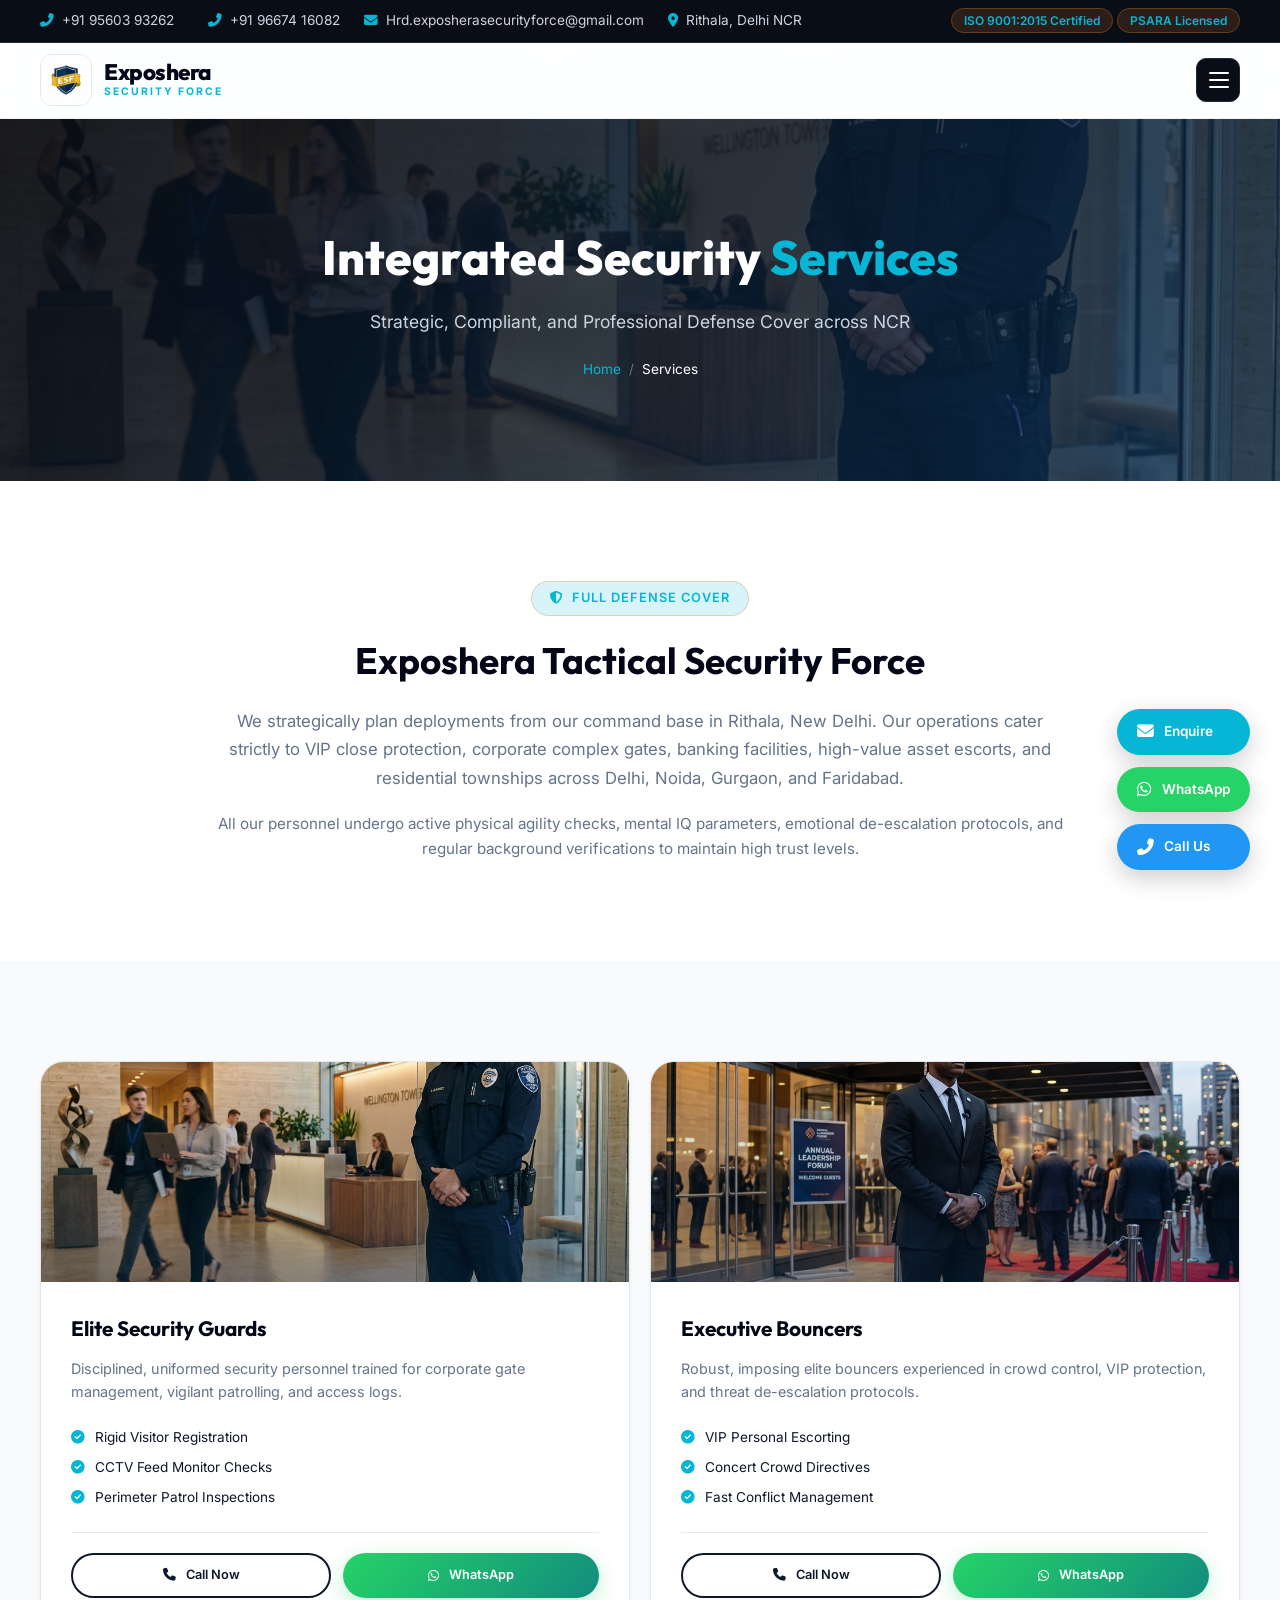
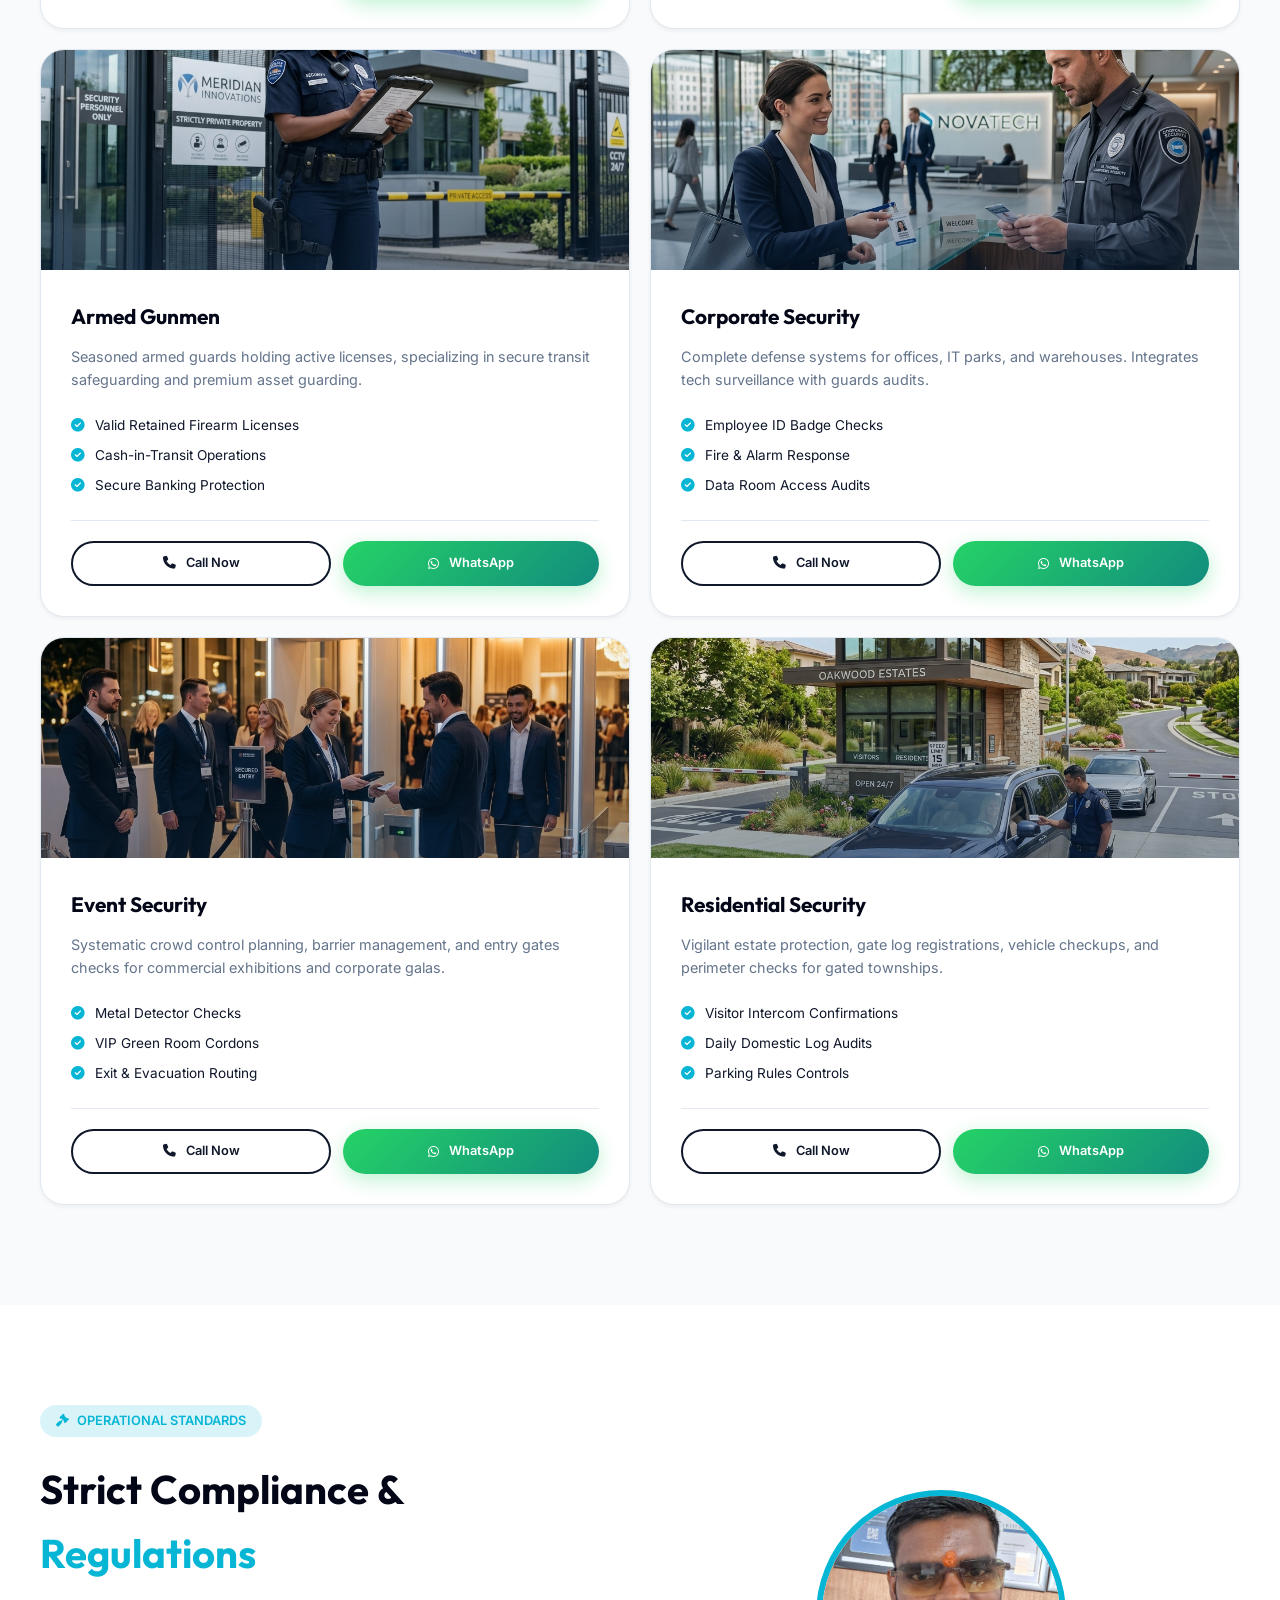
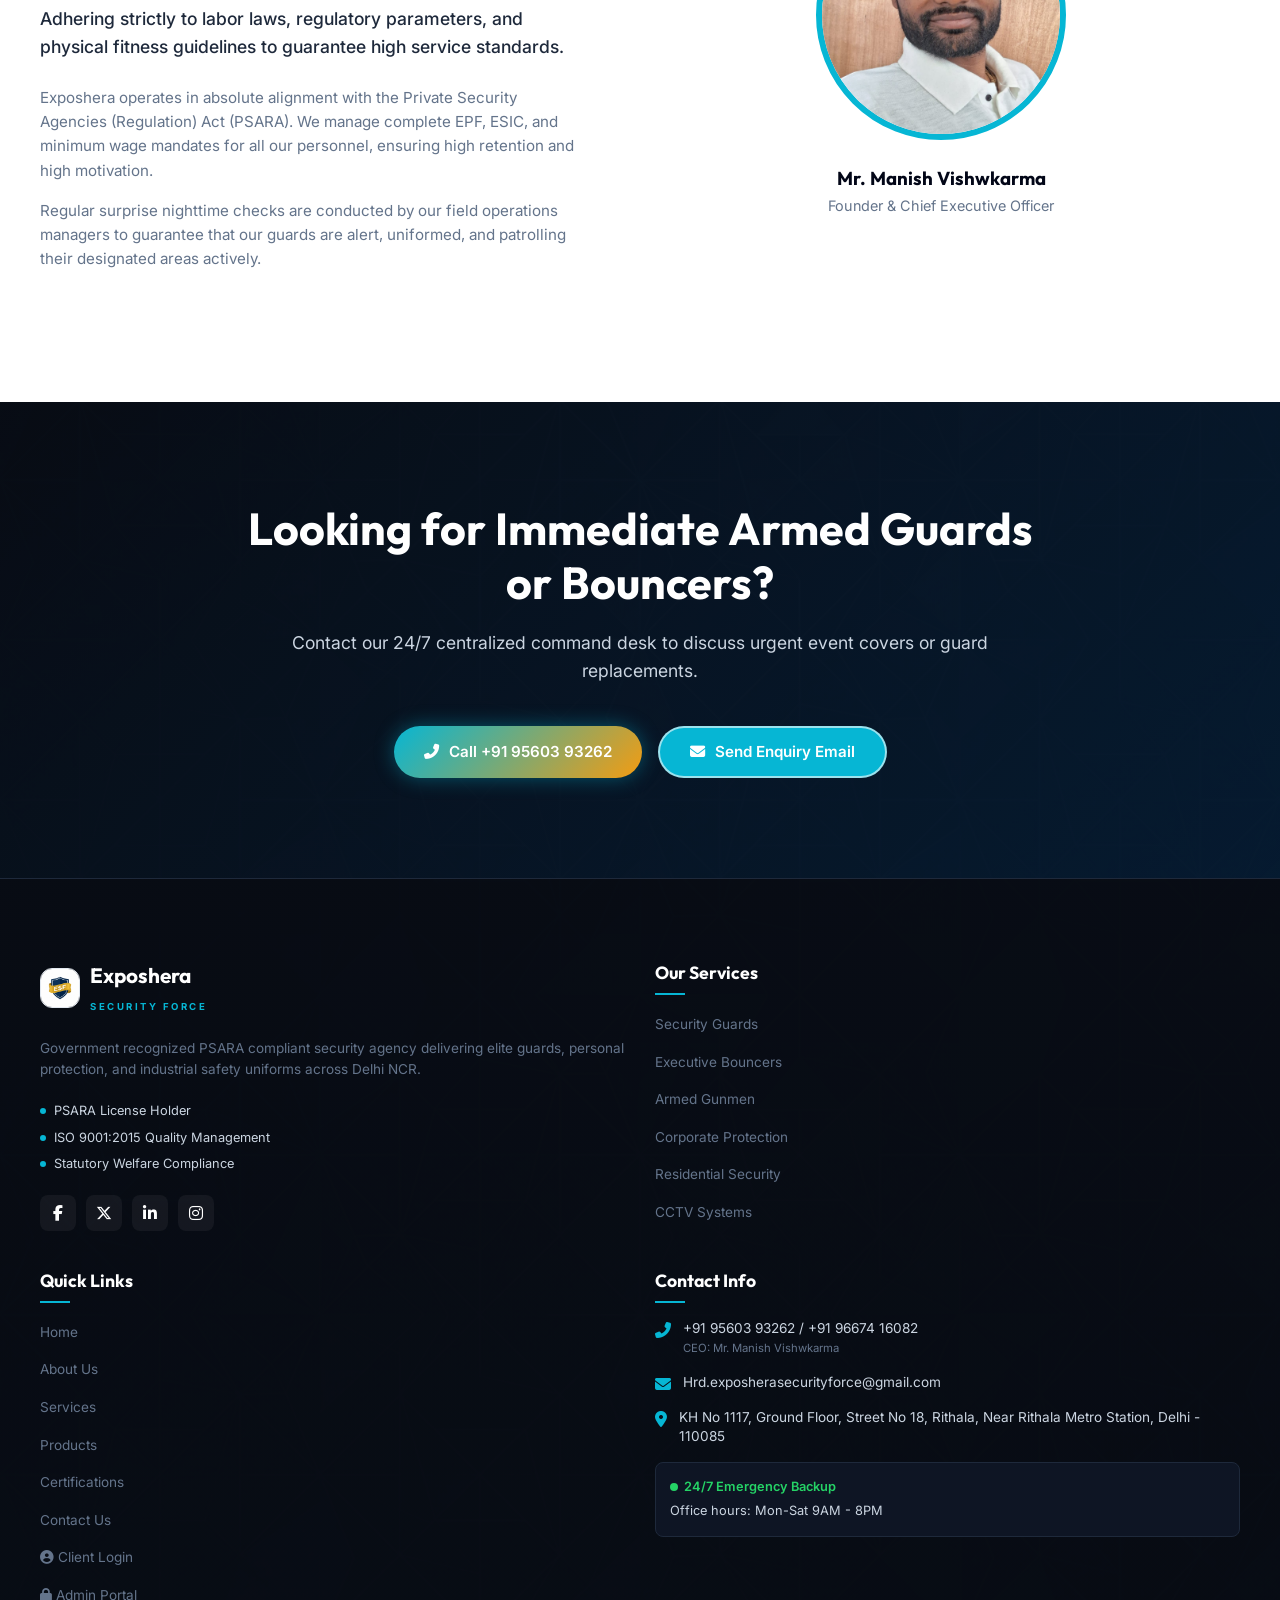
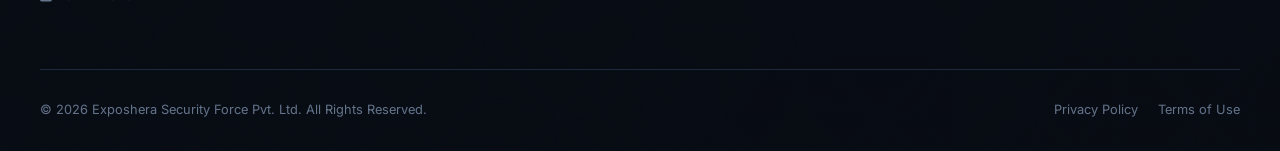
<file: services.html>
﻿<!DOCTYPE html>
<html lang="en">
<head>
    <meta charset="UTF-8">
    <meta name="viewport" content="width=device-width, initial-scale=1.0">
    <title>Our Security Services | Exposhera Security Force Pvt. Ltd.</title>
    <meta name="description" content="Explore our integrated protection solutions: Security guards, executive event bouncers, armed gunman escorts, and residential gated security in Delhi NCR.">
    <!-- FontAwesome Icons -->
    <link rel="stylesheet" href="https://cdnjs.cloudflare.com/ajax/libs/font-awesome/6.5.1/css/all.min.css">
    <!-- Custom CSS -->
        <link rel="icon" type="image/png" href="images/logo.png">
    <link rel="apple-touch-icon" href="images/logo.png">
    <link rel="stylesheet" href="css/style.css">
</head>
<body>
    <canvas id="particle-canvas"></canvas>

    <!-- Top Contact Bar -->
    <div class="top-bar">
        <div class="container">
            <div class="top-contact">
                <a href="tel:9560393262"><i class="fas fa-phone-alt"></i> +91 95603 93262</a> <a href="tel:9560393262" style="margin-left: 10px;"><i class="fas fa-phone-alt"></i> +91 96674 16082</a>
                <a href="mailto:Hrd.exposherasecurityforce@gmail.com"><i class="fas fa-envelope"></i> Hrd.exposherasecurityforce@gmail.com</a>
                <a href="contact.html"><i class="fas fa-map-marker-alt"></i> Rithala, Delhi NCR</a>
            </div>
            <div class="top-badges">
                <span class="top-badge">ISO 9001:2015 Certified</span>
                <span class="top-badge">PSARA Licensed</span>
            </div>
        </div>
    </div>

    <!-- Main Navigation Header -->
    <header class="main-header" id="mainHeader">
        <div class="container">
            <a href="index.html" class="logo-link">
                <img src="images/logo.png" alt="Exposhera Security Logo" class="logo-img">
                <div class="logo-info">
                    <h2>Exposhera</h2>
                    <span>Security Force</span>
                </div>
            </a>

            <!-- Biometric Styled Desktop Nav -->
            <nav class="nav-biometric">
                <a href="index.html" class="bio-btn">
                    <i class="fas fa-home"></i><span>Home</span>
                    <div class="layer-scan"></div><div class="layer-pulse"></div><div class="layer-laser"></div>
                    <div class="bio-corner tl"></div><div class="bio-corner tr"></div><div class="bio-corner bl"></div><div class="bio-corner br"></div>
                </a>
                <a href="about.html" class="bio-btn">
                    <i class="fas fa-building"></i><span>About</span>
                    <div class="layer-scan"></div><div class="layer-pulse"></div><div class="layer-laser"></div>
                    <div class="bio-corner tl"></div><div class="bio-corner tr"></div><div class="bio-corner bl"></div><div class="bio-corner br"></div>
                </a>
                <a href="services.html" class="bio-btn active">
                    <i class="fas fa-shield-alt"></i><span>Services</span>
                    <div class="layer-scan"></div><div class="layer-pulse"></div><div class="layer-laser"></div>
                    <div class="bio-corner tl"></div><div class="bio-corner tr"></div><div class="bio-corner bl"></div><div class="bio-corner br"></div>
                </a>
                <a href="security-personnel.html" class="bio-btn">
                    <i class="fas fa-user-shield"></i><span>Personnel</span>
                    <div class="layer-scan"></div><div class="layer-pulse"></div><div class="layer-laser"></div>
                    <div class="bio-corner tl"></div><div class="bio-corner tr"></div><div class="bio-corner bl"></div><div class="bio-corner br"></div>
                </a>
                <a href="products.html" class="bio-btn">
                    <i class="fas fa-shield-alt"></i><span>Products</span>
                    <div class="layer-scan"></div><div class="layer-pulse"></div><div class="layer-laser"></div>
                    <div class="bio-corner tl"></div><div class="bio-corner tr"></div><div class="bio-corner bl"></div><div class="bio-corner br"></div>
                </a>
                <a href="certifications.html" class="bio-btn">
                    <i class="fas fa-award"></i><span>Certifications</span>
                    <div class="layer-scan"></div><div class="layer-pulse"></div><div class="layer-laser"></div>
                    <div class="bio-corner tl"></div><div class="bio-corner tr"></div><div class="bio-corner bl"></div><div class="bio-corner br"></div>
                </a>
                <a href="contact.html" class="bio-btn">
                    <i class="fas fa-envelope"></i><span>Contact</span>
                    <div class="layer-scan"></div><div class="layer-pulse"></div><div class="layer-laser"></div>
                    <div class="bio-corner tl"></div><div class="bio-corner tr"></div><div class="bio-corner bl"></div><div class="bio-corner br"></div>
                </a>
            </nav>

            <div class="header-actions">
                <a href="tel:9560393262" class="btn btn-outline"><i class="fas fa-phone"></i> Call Now</a>
                <!-- Login Dropdown -->
                <div class="nav-login-dropdown" id="navLoginDropdown">
                    <button class="btn btn-outline btn-login-nav" id="navLoginBtn" onclick="toggleLoginDropdown(event)">
                        <i class="fas fa-user-circle"></i> Login <i class="fas fa-chevron-down" style="font-size:0.7rem;margin-left:2px;"></i>
                    </button>
                    <div class="login-dropdown-menu" id="loginDropdownMenu">
                        <a href="login.html" class="login-drop-item">
                            <div class="ldi-icon" style="background:rgba(6,182,212,0.12);color:var(--accent);"><i class="fas fa-user-circle"></i></div>
                            <div><strong>Client Login</strong><span>Track your enquiries</span></div>
                        </a>
                        <a href="admin.html" class="login-drop-item">
                            <div class="ldi-icon" style="background:rgba(239,68,68,0.12);color:#f87171;"><i class="fas fa-shield-alt"></i></div>
                            <div><strong>Admin Login</strong><span>Full control panel</span></div>
                        </a>
                    </div>
                </div>
                <a href="#" class="btn btn-primary float-enquiry">Get Protected</a>
            </div>

            <!-- Hamburger Button for Mobile -->
            <button class="menu-toggle" aria-label="Toggle Navigation">
                <span></span><span></span><span></span>
            </button>
        </div>
    </header>

    <!-- Slideout Navigation Panel for Mobile -->
    <div class="side-overlay"></div>
    <div class="side-menu">
        <div class="side-header">
            <div class="side-logo">
                <img src="images/logo.png" alt="Logo" class="logo-img">
                <div>
                    <h3>Exposhera</h3>
                    <span>Security Force</span>
                </div>
            </div>
            <button class="side-close" aria-label="Close menu">&times;</button>
        </div>
        <div class="side-links">
            <a href="index.html"><i class="fas fa-home"></i> <span>Home</span></a>
            <a href="about.html"><i class="fas fa-building"></i> <span>About Us</span></a>
            <a href="services.html" class="active"><i class="fas fa-shield-alt"></i> <span>Services</span></a>
            <a href="security-personnel.html"><i class="fas fa-user-shield"></i> <span>Security Personnel</span></a>

            <a href="products.html"><i class="fas fa-shield-alt"></i> <span>Products</span></a>
            <a href="certifications.html"><i class="fas fa-award"></i> <span>Certifications</span></a>
            <a href="contact.html"><i class="fas fa-envelope"></i> <span>Contact Us</span></a>
        </div>
        <div class="side-footer">
            <a href="#" class="btn btn-primary float-enquiry" style="width:100%"><i class="fas fa-shield-alt"></i> Get Protected Now</a>
            <div style="text-align:center; font-size:0.8rem; color:var(--text-light)">
                <a href="tel:9560393262">+91 95603 93262</a> / <a href="tel:9560393262">+91 96674 16082</a>
            </div>
        </div>
    </div>

    <!-- Page Banner Area -->
    <section class="page-banner">
        <div class="page-banner-bg" style="background-image: linear-gradient(135deg, rgba(8, 12, 20, 0.9) 0%, rgba(10, 43, 78, 0.75) 100%), url('images/service_guard.png');"></div>
        <div class="page-banner-content container">
            <h1>Integrated Security <span class="highlight">Services</span></h1>
            <p>Strategic, Compliant, and Professional Defense Cover across NCR</p>
            <div class="breadcrumb">
                <a href="index.html">Home</a>
                <span>/</span>
                <span class="active">Services</span>
            </div>
        </div>
    </section>

    <!-- Services Overview Section -->
    <section class="section-padding" style="background-color: var(--bg-white);">
        <div class="container">
            <div style="max-width:850px; margin:0 auto; text-align:center;" class="reveal-slide">
                <span class="section-tag"><i class="fas fa-shield-alt"></i> Full Defense Cover</span>
                <h2 style="font-size:2.3rem; margin-bottom:16px;">Exposhera Tactical Security Force</h2>
                <p style="color:var(--text-muted); font-size:1.05rem; line-height:1.7; margin-bottom:20px;">We strategically plan deployments from our command base in Rithala, New Delhi. Our operations cater strictly to VIP close protection, corporate complex gates, banking facilities, high-value asset escorts, and residential townships across Delhi, Noida, Gurgaon, and Faridabad.</p>
                <p style="color:var(--text-muted); font-size:0.95rem;">All our personnel undergo active physical agility checks, mental IQ parameters, emotional de-escalation protocols, and regular background verifications to maintain high trust levels.</p>
            </div>
        </div>
    </section>

    <!-- Services Grid Detailed Sections -->
    <section class="section-padding" style="background-color: var(--bg-light);">
        <div class="container">
            <div class="services-grid">
                <!-- Service 1 -->
                <div class="service-card reveal-slide">
                    <div class="service-img-wrapper">
                        <img src="images/service_guard.png" alt="Elite Security Guards">
                        <div class="service-img-overlay"></div>
                    </div>
                    <div class="service-body">
                        <h3>Elite Security Guards</h3>
                        <p>Disciplined, uniformed security personnel trained for corporate gate management, vigilant patrolling, and access logs.</p>
                        <ul class="service-features">
                            <li><i class="fas fa-check-circle"></i> Rigid Visitor Registration</li>
                            <li><i class="fas fa-check-circle"></i> CCTV Feed Monitor Checks</li>
                            <li><i class="fas fa-check-circle"></i> Perimeter Patrol Inspections</li>
                        </ul>
                        <div class="service-footer">
                            <a href="tel:9560393262" class="btn btn-outline"><i class="fas fa-phone"></i> Call Now</a>
                            <a href="https://wa.me/919560393262" target="_blank" class="btn btn-wa"><i class="fab fa-whatsapp"></i> WhatsApp</a>
                        </div>
                    </div>
                </div>

                <!-- Service 2 -->
                <div class="service-card reveal-slide">
                    <div class="service-img-wrapper">
                        <img src="images/service_bouncer.png" alt="Executive Bouncers">
                        <div class="service-img-overlay"></div>
                    </div>
                    <div class="service-body">
                        <h3>Executive Bouncers</h3>
                        <p>Robust, imposing elite bouncers experienced in crowd control, VIP protection, and threat de-escalation protocols.</p>
                        <ul class="service-features">
                            <li><i class="fas fa-check-circle"></i> VIP Personal Escorting</li>
                            <li><i class="fas fa-check-circle"></i> Concert Crowd Directives</li>
                            <li><i class="fas fa-check-circle"></i> Fast Conflict Management</li>
                        </ul>
                        <div class="service-footer">
                            <a href="tel:9560393262" class="btn btn-outline"><i class="fas fa-phone"></i> Call Now</a>
                            <a href="https://wa.me/919560393262" target="_blank" class="btn btn-wa"><i class="fab fa-whatsapp"></i> WhatsApp</a>
                        </div>
                    </div>
                </div>

                <!-- Service 3 -->
                <div class="service-card reveal-slide">
                    <div class="service-img-wrapper">
                        <img src="images/service_gunman.png" alt="Armed Gunmen">
                        <div class="service-img-overlay"></div>
                    </div>
                    <div class="service-body">
                        <h3>Armed Gunmen</h3>
                        <p>Seasoned armed guards holding active licenses, specializing in secure transit safeguarding and premium asset guarding.</p>
                        <ul class="service-features">
                            <li><i class="fas fa-check-circle"></i> Valid Retained Firearm Licenses</li>
                            <li><i class="fas fa-check-circle"></i> Cash-in-Transit Operations</li>
                            <li><i class="fas fa-check-circle"></i> Secure Banking Protection</li>
                        </ul>
                        <div class="service-footer">
                            <a href="tel:9560393262" class="btn btn-outline"><i class="fas fa-phone"></i> Call Now</a>
                            <a href="https://wa.me/919560393262" target="_blank" class="btn btn-wa"><i class="fab fa-whatsapp"></i> WhatsApp</a>
                        </div>
                    </div>
                </div>

                <!-- Service 4 -->
                <div class="service-card reveal-slide">
                    <div class="service-img-wrapper">
                        <img src="images/service_corporate.png" alt="Corporate Security">
                        <div class="service-img-overlay"></div>
                    </div>
                    <div class="service-body">
                        <h3>Corporate Security</h3>
                        <p>Complete defense systems for offices, IT parks, and warehouses. Integrates tech surveillance with guards audits.</p>
                        <ul class="service-features">
                            <li><i class="fas fa-check-circle"></i> Employee ID Badge Checks</li>
                            <li><i class="fas fa-check-circle"></i> Fire & Alarm Response</li>
                            <li><i class="fas fa-check-circle"></i> Data Room Access Audits</li>
                        </ul>
                        <div class="service-footer">
                            <a href="tel:9560393262" class="btn btn-outline"><i class="fas fa-phone"></i> Call Now</a>
                            <a href="https://wa.me/919560393262" target="_blank" class="btn btn-wa"><i class="fab fa-whatsapp"></i> WhatsApp</a>
                        </div>
                    </div>
                </div>

                <!-- Service 5 -->
                <div class="service-card reveal-slide">
                    <div class="service-img-wrapper">
                        <img src="images/service_event.png" alt="Event Security">
                        <div class="service-img-overlay"></div>
                    </div>
                    <div class="service-body">
                        <h3>Event Security</h3>
                        <p>Systematic crowd control planning, barrier management, and entry gates checks for commercial exhibitions and corporate galas.</p>
                        <ul class="service-features">
                            <li><i class="fas fa-check-circle"></i> Metal Detector Checks</li>
                            <li><i class="fas fa-check-circle"></i> VIP Green Room Cordons</li>
                            <li><i class="fas fa-check-circle"></i> Exit & Evacuation Routing</li>
                        </ul>
                        <div class="service-footer">
                            <a href="tel:9560393262" class="btn btn-outline"><i class="fas fa-phone"></i> Call Now</a>
                            <a href="https://wa.me/919560393262" target="_blank" class="btn btn-wa"><i class="fab fa-whatsapp"></i> WhatsApp</a>
                        </div>
                    </div>
                </div>

                <!-- Service 6 -->
                <div class="service-card reveal-slide">
                    <div class="service-img-wrapper">
                        <img src="images/service_residential.png" alt="Residential Security">
                        <div class="service-img-overlay"></div>
                    </div>
                    <div class="service-body">
                        <h3>Residential Security</h3>
                        <p>Vigilant estate protection, gate log registrations, vehicle checkups, and perimeter checks for gated townships.</p>
                        <ul class="service-features">
                            <li><i class="fas fa-check-circle"></i> Visitor Intercom Confirmations</li>
                            <li><i class="fas fa-check-circle"></i> Daily Domestic Log Audits</li>
                            <li><i class="fas fa-check-circle"></i> Parking Rules Controls</li>
                        </ul>
                        <div class="service-footer">
                            <a href="tel:9560393262" class="btn btn-outline"><i class="fas fa-phone"></i> Call Now</a>
                            <a href="https://wa.me/919560393262" target="_blank" class="btn btn-wa"><i class="fab fa-whatsapp"></i> WhatsApp</a>
                        </div>
                    </div>
                </div>
            </div>
        </div>
    </section>

    <!-- Operational Standards Section -->
    <section class="section-padding" style="background-color: var(--bg-white);">
        <div class="container">
            <div class="about-us-grid">
                <div class="about-us-content reveal-slide">
                    <span class="about-tag"><i class="fas fa-gavel"></i> Operational Standards</span>
                    <h2>Strict Compliance & <span class="highlight">Regulations</span></h2>
                    <p class="about-subtitle">Adhering strictly to labor laws, regulatory parameters, and physical fitness guidelines to guarantee high service standards.</p>
                    <div class="about-description">
                        <p>Exposhera operates in absolute alignment with the Private Security Agencies (Regulation) Act (PSARA). We manage complete EPF, ESIC, and minimum wage mandates for all our personnel, ensuring high retention and high motivation.</p>
                        <p>Regular surprise nighttime checks are conducted by our field operations managers to guarantee that our guards are alert, uniformed, and patrolling their designated areas actively.</p>
                    </div>
                </div>
                <div class="about-us-image reveal-slide" style="text-align:center;">
                    <img src="images/founder.jpg" alt="Manish Vishwkarma CEO" style="width:250px; height:250px; border-radius:50%; border:6px solid var(--accent); display:inline-block; object-fit:cover;">
                    <h3 style="margin-top:16px;">Mr. Manish Vishwkarma</h3>
                    <p style="color:var(--text-muted); font-size:0.9rem;">Founder & Chief Executive Officer</p>
                </div>
            </div>
        </div>
    </section>

    <!-- Call To Action -->
    <section class="cta-section section-padding">
        <div class="container">
            <div class="cta-wrapper">
                <h2>Looking for Immediate Armed Guards or Bouncers?</h2>
                <p>Contact our 24/7 centralized command desk to discuss urgent event covers or guard replacements.</p>
                <div class="cta-buttons">
                    <a href="tel:9560393262" class="btn btn-primary"><i class="fas fa-phone-alt"></i> Call +91 95603 93262</a>
                    <a href="#" class="btn btn-outline-white float-enquiry"><i class="fas fa-envelope"></i> Send Enquiry Email</a>
                </div>
            </div>
        </div>
    </section>

    <!-- Footer -->
    <footer class="footer">
        <div class="container">
            <div class="footer-grid">
                <!-- Branding Col -->
                <div class="footer-col">
                    <div class="brand-logo" style="display:flex; align-items:center; gap:10px;">
                        <img src="images/logo.png" alt="Logo" class="logo-img" style="width:40px; height:40px;">
                        <div>
                            <h2 style="color:var(--text-white); font-size:1.3rem;">Exposhera</h2>
                            <span style="font-size:0.6rem; letter-spacing:2.5px; color:var(--accent); text-transform:uppercase; font-weight:700;">Security Force</span>
                        </div>
                    </div>
                    <p class="footer-desc">Government recognized PSARA compliant security agency delivering elite guards, personal protection, and industrial safety uniforms across Delhi NCR.</p>
                    <ul class="footer-certs">
                        <li>PSARA License Holder</li>
                        <li>ISO 9001:2015 Quality Management</li>
                        <li>Statutory Welfare Compliance</li>
                    </ul>
                    <div class="footer-social-row">
                        <a href="#"><i class="fab fa-facebook-f"></i></a>
                        <a href="#"><i class="fab fa-x-twitter"></i></a>
                        <a href="#"><i class="fab fa-linkedin-in"></i></a>
                        <a href="#"><i class="fab fa-instagram"></i></a>
                    </div>
                </div>
                
                <!-- Services links -->
                <div class="footer-col">
                    <h3>Our Services</h3>
                    <ul class="footer-links">
                        <li><a href="services.html">Security Guards</a></li>
                        <li><a href="services.html">Executive Bouncers</a></li>
                        <li><a href="services.html">Armed Gunmen</a></li>
                        <li><a href="services.html">Corporate Protection</a></li>
                        <li><a href="services.html">Residential Security</a></li>
                        <li><a href="services.html">CCTV Systems</a></li>
                    </ul>
                </div>
                
                <!-- Quick links -->
                <div class="footer-col">
                    <h3>Quick Links</h3>
                    <ul class="footer-links">
                        <li><a href="index.html">Home</a></li>
                        <li><a href="about.html">About Us</a></li>
                        <li><a href="services.html">Services</a></li>
                        <li><a href="products.html">Products</a></li>
                        <li><a href="certifications.html">Certifications</a></li>
                        <li><a href="contact.html">Contact Us</a></li>
                        <li><a href="login.html"><i class="fas fa-user-circle"></i> Client Login</a></li>
                        <li><a href="admin.html"><i class="fas fa-lock"></i> Admin Portal</a></li>
                    </ul>
                </div>
                
                <!-- Contact info -->
                <div class="footer-col">
                    <h3>Contact Info</h3>
                    <ul class="footer-contact-list">
                        <li>
                            <i class="fas fa-phone-alt"></i>
                            <span>
                                <a href="tel:9560393262">+91 95603 93262</a> / <a href="tel:9667416082">+91 96674 16082</a><br>
                                <small style="color:var(--text-muted)">CEO: Mr. Manish Vishwkarma</small>
                            </span>
                        </li>
                        <li>
                            <i class="fas fa-envelope"></i>
                            <a href="mailto:Hrd.exposherasecurityforce@gmail.com">Hrd.exposherasecurityforce@gmail.com</a>
                        </li>
                        <li>
                            <i class="fas fa-map-marker-alt"></i>
                            <span>KH No 1117, Ground Floor, Street No 18, Rithala, Near Rithala Metro Station, Delhi - 110085</span>
                        </li>
                    </ul>
                    <div class="hours-note">
                        <div class="live-indicator"><span class="pulse-dot"></span> 24/7 Emergency Backup</div>
                        Office hours: Mon-Sat 9AM - 8PM
                    </div>
                </div>
            </div>
            
            <div class="footer-bottom">
                <span>© 2026 Exposhera Security Force Pvt. Ltd. All Rights Reserved.</span>
                <div class="footer-bottom-links">
                    <a href="#">Privacy Policy</a>
                    <a href="#">Terms of Use</a>
                </div>
            </div>
        </div>
    </footer>

    <!-- Quick Floating Action Buttons -->
    <div class="quick-floating-actions">
        <a href="tel:9560393262" class="float-btn float-call"><i class="fas fa-phone-alt"></i> <span>Call Us</span></a>
        <a href="https://wa.me/919560393262" target="_blank" class="float-btn float-wa"><i class="fab fa-whatsapp"></i> <span>WhatsApp</span></a>
        <a href="#" class="float-btn float-enquiry"><i class="fas fa-envelope"></i> <span>Enquire</span></a>
    </div>

    <!-- Enquiry Form Overlay Popup -->
    <div class="form-overlay" id="formOverlay">
        <div class="form-popup">
            <button class="close-form" id="closeForm">&times;</button>
            <div id="formContent">
                <h3>Send Solution Enquiry</h3>
                <p>Fill out the form details and our security planners will respond back in 24 hours.</p>
                <form id="enquiryForm">
                    <input type="text" placeholder="Your Name" required>
                    <input type="tel" placeholder="Phone Number" required>
                    <input type="email" placeholder="Email Address">
                    <select required>
                        <option value="">Select Service / Solution Required</option>
                        <option>Elite Security Guards</option>
                        <option>Executive Bouncers</option>
                        <option>Armed Gunmen Escorts</option>
                        <option>Corporate Complex Defense</option>
                        <option>Event Crowd Control</option>
                        <option>Residential Society Protection</option>
                        <option>Other Requirements</option>
                    </select>
                    <textarea placeholder="Tell us about your security needs..." rows="3"></textarea>
                    <button type="submit" class="btn btn-primary submit-btn">Submit Solution Enquiry</button>
                </form>
            </div>
            <div class="success-msg" id="successMsg">
                <i class="fas fa-check-circle"></i>
                <h3>Enquiry Submitted!</h3>
                <p>Our security advisors will contact you shortly.</p>
            </div>
        </div>
    </div>

    <!-- Scroll to top button -->
    <button class="scroll-top-btn" id="scrollTop" aria-label="Scroll to top"><i class="fas fa-chevron-up"></i></button>

    <!-- Custom JS Scripts -->
    <script src="js/main.js"></script>
    <script src="js/particles.js"></script>
</body>
</html>
</file>
<file: css/style.css>
/* ==========================================================================
   EXPOSHERA SECURITY FORCE - STYLING ARCHITECTURE
   ========================================================================== */

/* Import Google Fonts */
@import url('https://fonts.googleapis.com/css2?family=Inter:wght@300;400;500;600;700&family=Outfit:wght@400;500;600;700;800;900&display=swap');

:root {
    /* Color Palette */
    --primary: #0f172a;          /* Sleek Slate 900 */
    --primary-dark: #020617;     /* Deep Space Slate 950 */
    --primary-light: #1e293b;    /* Slate 800 */
    --accent: #06b6d4;           /* Vibrant Cyan/Teal */
    --accent-hover: #0891b2;     /* Darker Teal */
    --accent-light: rgba(6, 182, 212, 0.15);
    
    /* Neutral Colors */
    --bg-dark: #090d16;          /* Darker Midnight */
    --bg-dark-card: #0e1524;
    --bg-light: #f8fafc;
    --bg-white: #ffffff;
    --border-dark: #1e293b;
    --border-light: #e2e8f0;
    
    /* Text Colors */
    --text-dark: #0f172a;
    --text-muted: #64748b;
    --text-light: #cbd5e1;
    --text-white: #ffffff;
    
    /* Shadows & Transitions */
    --shadow-sm: 0 2px 4px rgba(0,0,0,0.05);
    --shadow-md: 0 10px 25px -5px rgba(0,0,0,0.1), 0 8px 10px -6px rgba(0,0,0,0.1);
    --shadow-lg: 0 20px 40px -15px rgba(0,0,0,0.2);
    --shadow-glow: 0 0 20px rgba(6, 182, 212, 0.4);
    --shadow-blue-glow: 0 0 20px rgba(10, 132, 255, 0.2);
    --transition-smooth: all 0.4s cubic-bezier(0.16, 1, 0.3, 1);
    --transition-fast: all 0.2s ease;
}

/* Reset and Base Styles */
* {
    margin: 0;
    padding: 0;
    box-sizing: border-box;
}

html {
    scroll-behavior: smooth;
    font-size: 16px;
    overflow-x: hidden;
    width: 100%;
    max-width: 100%;
}

body {
    font-family: 'Inter', sans-serif;
    background-color: var(--bg-light);
    color: var(--text-dark);
    line-height: 1.6;
    overflow-x: hidden;
    width: 100%;
    max-width: 100%;
}

h1, h2, h3, h4, h5, h6 {
    font-family: 'Outfit', sans-serif;
    color: var(--primary-dark);
    font-weight: 700;
}

a {
    color: inherit;
    text-decoration: none;
    transition: var(--transition-fast);
}

img {
    max-width: 100%;
    height: auto;
    display: block;
}

/* Utility Layouts */
.container {
    width: 100%;
    max-width: 1240px;
    margin: 0 auto;
    padding: 0 24px;
}

.section-padding {
    padding: 100px 0;
}

.section-header {
    text-align: center;
    max-width: 700px;
    margin: 0 auto 60px;
}

.section-tag {
    display: inline-flex;
    align-items: center;
    gap: 8px;
    background-color: var(--accent-light);
    color: var(--accent);
    padding: 6px 18px;
    border-radius: 50px;
    font-size: 0.8rem;
    font-weight: 600;
    letter-spacing: 1px;
    text-transform: uppercase;
    margin-bottom: 16px;
    border: 1px solid rgba(230,126,34,0.3);
}

.section-header h2 {
    font-size: 2.5rem;
    line-height: 1.2;
    margin-bottom: 16px;
}

.section-header p {
    color: var(--text-muted);
    font-size: 1.05rem;
}

.highlight {
    color: var(--accent);
    position: relative;
}

/* Common UI Elements / Buttons */
.btn {
    display: inline-flex;
    align-items: center;
    justify-content: center;
    gap: 10px;
    padding: 12px 30px;
    border-radius: 50px;
    font-weight: 600;
    font-size: 0.95rem;
    cursor: pointer;
    transition: transform 0.3s cubic-bezier(0.34, 1.56, 0.64, 1), box-shadow 0.3s ease, background 0.3s ease, color 0.3s ease, border-color 0.3s ease, font-size 0.3s cubic-bezier(0.34, 1.56, 0.64, 1);
    border: none;
    outline: none;
    position: relative;
    overflow: hidden;
}

.btn:hover {
    transform: translateY(-3.5px) scale(1.04);
}

.btn:active {
    transform: translateY(-1px) scale(0.96);
    transition: transform 0.1s ease;
}

.btn:focus-visible {
    outline: none;
    box-shadow: 0 0 0 2px var(--bg-light), 0 0 0 4px var(--accent);
    animation: focus-ring-pulse 1.5s infinite alternate;
}

.btn-primary {
    background: linear-gradient(135deg, var(--accent), #f39c12);
    color: var(--text-white);
    box-shadow: var(--shadow-glow);
}

.btn-primary:hover {
    box-shadow: 0 10px 22px rgba(6, 182, 212, 0.55);
}

.btn-outline {
    background: transparent;
    border: 2px solid var(--primary);
    color: var(--primary);
}

.btn-outline:hover {
    background-color: var(--primary);
    color: var(--text-white);
    box-shadow: 0 10px 22px rgba(15, 23, 42, 0.25);
}

.btn-outline-white {
    background: transparent;
    border: 2px solid rgba(255,255,255,0.6);
    color: var(--text-white);
}

.btn-outline-white:hover {
    background-color: var(--text-white);
    color: var(--primary-dark);
    border-color: var(--text-white);
    box-shadow: 0 10px 22px rgba(255, 255, 255, 0.25);
}

.btn-wa {
    background: linear-gradient(135deg, #25d366, #128c7e);
    color: var(--text-white);
    box-shadow: 0 6px 20px rgba(37, 211, 102, 0.3);
}

.btn-wa:hover {
    box-shadow: 0 10px 22px rgba(37, 211, 102, 0.55);
}

/* Disabled State */
.btn:disabled, .btn.disabled {
    opacity: 0.6 !important;
    cursor: not-allowed !important;
    pointer-events: none !important;
    transform: none !important;
    box-shadow: none !important;
}

/* Loading & Success States */
.btn.btn-loading {
    pointer-events: none;
    opacity: 0.85;
    font-size: 0 !important;
}

.btn.btn-loading i {
    font-size: 1.25rem !important;
    margin: 0 !important;
    animation: fa-spin 1s linear infinite;
}

.btn.btn-success {
    background: linear-gradient(135deg, #2ecc71, #27ae60) !important;
    color: white !important;
    border-color: #2ecc71 !important;
    box-shadow: 0 6px 20px rgba(46, 204, 113, 0.45) !important;
    transform: none !important;
    font-size: 0 !important;
    pointer-events: none;
}

.btn.btn-success i {
    font-size: 1.25rem !important;
    margin: 0 !important;
    animation: success-pop 0.45s cubic-bezier(0.34, 1.56, 0.64, 1) forwards;
}

@keyframes success-pop {
    0% {
        transform: scale(0) rotate(-45deg);
        opacity: 0;
    }
    70% {
        transform: scale(1.25) rotate(10deg);
        opacity: 0.9;
    }
    100% {
        transform: scale(1) rotate(0);
        opacity: 1;
    }
}

@keyframes focus-ring-pulse {
    0% {
        box-shadow: 0 0 0 2px var(--bg-light), 0 0 0 4px var(--accent);
    }
    100% {
        box-shadow: 0 0 0 2px var(--bg-light), 0 0 0 6px rgba(6, 182, 212, 0.6);
    }
}

/* Click Ripple Container Style */
.btn-ripple {
    position: absolute;
    border-radius: 50%;
    transform: scale(0);
    animation: button-ripple-effect 0.6s cubic-bezier(0.25, 0.8, 0.25, 1);
    background-color: rgba(255, 255, 255, 0.35);
    pointer-events: none;
}

.btn-outline .btn-ripple {
    background-color: var(--accent-light);
}

@keyframes button-ripple-effect {
    to {
        transform: scale(4);
        opacity: 0;
    }
}

/* Glassmorphism Card Style */
.glass-card {
    background: rgba(255, 255, 255, 0.7);
    backdrop-filter: blur(12px);
    -webkit-backdrop-filter: blur(12px);
    border: 1px solid rgba(255, 255, 255, 0.4);
    border-radius: 20px;
    box-shadow: var(--shadow-md);
    transition: var(--transition-smooth);
}

/* Top bar details */
.top-bar {
    background-color: var(--bg-dark);
    color: var(--text-light);
    font-size: 0.85rem;
    padding: 10px 0;
    border-bottom: 1px solid var(--border-dark);
}

.top-bar .container {
    display: flex;
    justify-content: space-between;
    align-items: center;
    flex-wrap: wrap;
    gap: 10px;
}

.top-contact {
    display: flex;
    gap: 24px;
    flex-wrap: wrap;
}

.top-contact a {
    display: flex;
    align-items: center;
    gap: 8px;
    color: var(--text-light);
}

.top-contact a:hover {
    color: var(--accent);
}

.top-contact i {
    color: var(--accent);
}

.top-badge {
    background-color: rgba(230,126,34,0.15);
    color: var(--accent);
    padding: 4px 12px;
    border-radius: 50px;
    font-weight: 600;
    font-size: 0.75rem;
    border: 1px solid rgba(230,126,34,0.3);
}

/* Header & Nav Styling */
.main-header {
    background: rgba(255, 255, 255, 0.85);
    backdrop-filter: blur(16px);
    -webkit-backdrop-filter: blur(16px);
    position: sticky;
    top: 0;
    z-index: 1000;
    border-bottom: 1px solid rgba(0,0,0,0.06);
    transition: var(--transition-smooth);
}

.main-header.scrolled {
    background: var(--bg-white);
    box-shadow: 0 10px 30px rgba(0,0,0,0.08);
}

.main-header .container {
    display: flex;
    justify-content: space-between;
    align-items: center;
    height: 85px;
    overflow: visible;
}

.logo-link {
    display: flex;
    align-items: center;
    gap: 12px;
    position: relative;
    z-index: 10;
    flex-shrink: 0;
    text-decoration: none;
}

.logo-img {
    width: 52px;
    height: 52px;
    border-radius: 12px;
    object-fit: cover;
    background-color: var(--bg-light);
    border: 1px solid var(--border-light);
    position: relative;
    z-index: 10;
    flex-shrink: 0;
}

.logo-info h2 {
    font-size: 1.4rem;
    font-weight: 800;
    letter-spacing: -0.5px;
    line-height: 1.1;
    color: var(--primary-dark);
}

.logo-info span {
    font-size: 0.65rem;
    text-transform: uppercase;
    letter-spacing: 2px;
    color: var(--accent);
    font-weight: 700;
    display: block;
}

.logo-info {
    position: relative;
    z-index: 10;
}

/* Biometric Navigation Buttons */
.nav-biometric {
    display: flex;
    align-items: center;
    gap: 6px;
    background-color: var(--bg-dark);
    padding: 6px;
    border-radius: 14px;
    border: 1px solid var(--border-dark);
    box-shadow: inset 0 0 20px rgba(0, 0, 0, 0.5);
}

.bio-btn {
    position: relative;
    padding: 8px 12px;
    border-radius: 10px;
    display: flex;
    align-items: center;
    gap: 6px;
    overflow: hidden;
    color: var(--text-white);
    font-size: 0.8rem;
    font-weight: 500;
    transition: var(--transition-smooth);
}

.bio-btn i {
    font-size: 0.9rem;
    position: relative;
    z-index: 5;
    transition: var(--transition-fast);
}

.bio-btn span {
    position: relative;
    z-index: 5;
    transition: var(--transition-fast);
}

/* Scanning Layers */
.bio-btn .layer-scan {
    position: absolute;
    inset: 0;
    background: repeating-linear-gradient(0deg, transparent, transparent 2px, rgba(6, 182, 212, 0.05) 2px, rgba(6, 182, 212, 0.05) 4px);
    opacity: 0.4;
    z-index: 1;
}

.bio-btn .layer-laser {
    position: absolute;
    left: 8%;
    right: 8%;
    height: 1.5px;
    background: linear-gradient(90deg, transparent, var(--accent), var(--accent-hover), var(--accent), transparent);
    z-index: 2;
    opacity: 0;
    box-shadow: 0 0 8px rgba(6, 182, 212, 0.8);
}

.bio-btn:hover .layer-laser, .bio-btn.active .layer-laser {
    opacity: 1;
    animation: scanLine 2s ease-in-out infinite;
}

@keyframes scanLine {
    0% { top: 10%; opacity: 0; }
    15% { opacity: 1; }
    50% { top: 85%; opacity: 1; }
    85% { opacity: 1; }
    100% { top: 10%; opacity: 0; }
}

/* Pulsing rings on hover/active */
.bio-btn .layer-pulse {
    position: absolute;
    top: 50%;
    left: 50%;
    transform: translate(-50%, -50%);
    width: 6px;
    height: 6px;
    border-radius: 50%;
    border: 1px solid rgba(6, 182, 212, 0.4);
    opacity: 0;
    z-index: 1;
}

.bio-btn:hover .layer-pulse, .bio-btn.active .layer-pulse {
    opacity: 1;
    animation: pulseRing 2s cubic-bezier(0.215, 0.610, 0.355, 1) infinite;
}

@keyframes pulseRing {
    0% { width: 10px; height: 10px; opacity: 0.8; }
    100% { width: 120px; height: 120px; opacity: 0; }
}

/* Corner indicators */
.bio-corner {
    position: absolute;
    width: 3px;
    height: 3px;
    background: var(--accent);
    border-radius: 50%;
    z-index: 3;
    opacity: 0;
    box-shadow: 0 0 6px var(--accent);
    transition: opacity var(--transition-fast);
}

.bio-corner.tl { top: 4px; left: 4px; }
.bio-corner.tr { top: 4px; right: 4px; }
.bio-corner.bl { bottom: 4px; left: 4px; }
.bio-corner.br { bottom: 4px; right: 4px; }

.bio-btn:hover .bio-corner, .bio-btn.active .bio-corner {
    opacity: 0.8;
}

.bio-btn:hover {
    background-color: rgba(255, 255, 255, 0.08);
    transform: translateY(-2px) scale(1.04);
    box-shadow: 0 4px 15px rgba(6, 182, 212, 0.25);
}

.bio-btn:active {
    transform: translateY(0px) scale(0.96);
    transition: transform 0.1s ease;
}

.bio-btn:focus-visible {
    outline: none;
    box-shadow: 0 0 0 2px var(--bg-dark), 0 0 0 4px var(--accent);
    animation: focus-ring-pulse 1.5s infinite alternate;
}

.bio-btn.active {
    background-color: var(--accent-light);
    color: var(--accent);
    box-shadow: 0 4px 15px rgba(6, 182, 212, 0.15);
}

.bio-btn.active i {
    text-shadow: 0 0 10px var(--accent);
}

.header-actions {
    display: flex;
    align-items: center;
    gap: 8px;
    flex-shrink: 0;
}

.header-actions .btn {
    padding: 9px 16px;
    font-size: 0.82rem;
    white-space: nowrap;
}

/* ── Login Dropdown Trigger Button ── */
.btn-login-nav {
    border-color: rgba(6, 182, 212, 0.5) !important;
    color: var(--accent) !important;
    background: rgba(6, 182, 212, 0.07);
    display: flex;
    align-items: center;
    gap: 6px;
    cursor: pointer;
    font-family: 'Outfit', sans-serif;
    font-weight: 600;
    transition: all 0.22s ease;
}
.btn-login-nav:hover,
.btn-login-nav.open {
    background: rgba(6, 182, 212, 0.16) !important;
    border-color: var(--accent) !important;
    box-shadow: 0 4px 14px rgba(6, 182, 212, 0.25);
}
.btn-login-nav .fa-chevron-down {
    transition: transform 0.22s ease;
}
.btn-login-nav.open .fa-chevron-down {
    transform: rotate(180deg);
}

/* ── Dropdown Wrapper ── */
.nav-login-dropdown {
    position: relative;
}

/* ── Dropdown Menu Panel ── */
.login-dropdown-menu {
    display: none;
    position: absolute;
    top: calc(100% + 10px);
    right: 0;
    width: 240px;
    background: rgba(10, 16, 28, 0.97);
    backdrop-filter: blur(20px);
    -webkit-backdrop-filter: blur(20px);
    border: 1px solid rgba(6, 182, 212, 0.18);
    border-radius: 16px;
    padding: 8px;
    box-shadow: 0 16px 40px rgba(0,0,0,0.5), 0 0 0 1px rgba(255,255,255,0.04);
    z-index: 9999;
    animation: dropFadeIn 0.2s ease-out;
}
.login-dropdown-menu.open {
    display: block;
}
@keyframes dropFadeIn {
    from { opacity: 0; transform: translateY(-8px); }
    to   { opacity: 1; transform: translateY(0); }
}

/* Glowing top edge */
.login-dropdown-menu::before {
    content: '';
    position: absolute;
    top: 0; left: 16px; right: 16px;
    height: 1px;
    background: linear-gradient(90deg, transparent, var(--accent), transparent);
}

/* ── Dropdown Items ── */
.login-drop-item {
    display: flex;
    align-items: center;
    gap: 14px;
    padding: 12px 14px;
    border-radius: 10px;
    text-decoration: none;
    color: var(--text-light);
    transition: all 0.18s ease;
    cursor: pointer;
}
.login-drop-item:hover {
    background: rgba(255, 255, 255, 0.06);
    color: var(--text-white);
}
.ldi-icon {
    width: 38px;
    height: 38px;
    border-radius: 10px;
    display: flex;
    align-items: center;
    justify-content: center;
    font-size: 1rem;
    flex-shrink: 0;
}
.login-drop-item div:last-child strong {
    display: block;
    font-size: 0.86rem;
    font-weight: 700;
    color: var(--text-white);
    font-family: 'Outfit', sans-serif;
}
.login-drop-item div:last-child span {
    display: block;
    font-size: 0.73rem;
    color: var(--text-muted);
    margin-top: 1px;
}

/* Divider between items */
.login-drop-item + .login-drop-item {
    border-top: 1px solid rgba(255,255,255,0.05);
    margin-top: 2px;
    padding-top: 14px;
}

/* Mobile Toggle */
.menu-toggle {
    display: none;
    background-color: var(--bg-dark);
    border: 1px solid var(--border-dark);
    cursor: pointer;
    padding: 12px;
    border-radius: 10px;
    position: relative;
    width: 44px;
    height: 44px;
    flex-direction: column;
    justify-content: center;
    gap: 5px;
    overflow: hidden;
    transition: transform 0.3s cubic-bezier(0.34, 1.56, 0.64, 1), background-color 0.3s ease, border-color 0.3s ease, box-shadow 0.3s ease;
}

.menu-toggle:hover {
    transform: translateY(-2px) scale(1.05);
    border-color: var(--accent);
    box-shadow: 0 4px 12px rgba(6, 182, 212, 0.3);
}

.menu-toggle:active {
    transform: translateY(0px) scale(0.96);
    transition: transform 0.1s ease;
}

.menu-toggle:focus-visible {
    outline: none;
    box-shadow: 0 0 0 2px var(--bg-dark), 0 0 0 4px var(--accent);
    animation: focus-ring-pulse 1.5s infinite alternate;
}

.menu-toggle span {
    display: block;
    width: 20px;
    height: 2px;
    background-color: var(--text-white);
    border-radius: 2px;
    transition: var(--transition-smooth);
    position: relative;
    z-index: 5;
}

.menu-toggle.open span:nth-child(1) {
    transform: translateY(7px) rotate(45deg);
}

.menu-toggle.open span:nth-child(2) {
    opacity: 0;
    transform: translateX(-10px);
}

.menu-toggle.open span:nth-child(3) {
    transform: translateY(-7px) rotate(-45deg);
}

/* Mobile Overlay Menu */
.side-overlay {
    position: fixed;
    inset: 0;
    background: rgba(0,0,0,0.6);
    z-index: 1001;
    opacity: 0;
    visibility: hidden;
    transition: var(--transition-smooth);
    backdrop-filter: blur(4px);
}

.side-overlay.show {
    opacity: 1;
    visibility: visible;
}

.side-menu {
    position: fixed;
    top: 0;
    right: -100%;
    width: 80%;
    max-width: 360px;
    height: 100vh;
    background-color: var(--bg-dark);
    z-index: 1002;
    transition: right 0.4s cubic-bezier(0.16, 1, 0.3, 1);
    display: flex;
    flex-direction: column;
    border-left: 1px solid var(--border-dark);
    padding: 24px;
}

.side-menu.show {
    right: 0;
}

.side-header {
    display: flex;
    justify-content: space-between;
    align-items: center;
    margin-bottom: 40px;
}

.side-logo {
    display: flex;
    align-items: center;
    gap: 10px;
}

.side-logo h3 {
    color: var(--text-white);
    font-size: 1.25rem;
}

.side-logo span {
    color: var(--accent);
    font-size: 0.65rem;
    text-transform: uppercase;
    letter-spacing: 2px;
    display: block;
}

.side-close {
    background: none;
    border: none;
    color: var(--text-white);
    font-size: 1.8rem;
    cursor: pointer;
    transition: transform 0.3s cubic-bezier(0.34, 1.56, 0.64, 1), color 0.3s ease;
}

.side-close:hover {
    color: var(--accent);
    transform: scale(1.15) rotate(90deg);
}

.side-close:active {
    transform: scale(0.96) rotate(90deg);
}

.side-close:focus-visible {
    outline: none;
    box-shadow: 0 0 0 2px var(--bg-dark), 0 0 0 4px var(--accent);
    animation: focus-ring-pulse 1.5s infinite alternate;
}

.side-links {
    display: flex;
    flex-direction: column;
    gap: 10px;
    margin-bottom: auto;
}

.side-links a {
    display: flex;
    align-items: center;
    gap: 16px;
    padding: 14px 18px;
    border-radius: 12px;
    color: var(--text-light);
    font-weight: 500;
}

.side-links a i {
    width: 20px;
    text-align: center;
    color: var(--text-muted);
}

.side-links a:hover, .side-links a.active {
    background-color: rgba(255,255,255,0.04);
    color: var(--accent);
}

.side-links a.active i {
    color: var(--accent);
}

.side-footer {
    border-top: 1px solid var(--border-dark);
    padding-top: 24px;
    display: flex;
    flex-direction: column;
    gap: 14px;
}

/* Hero Section & Slider */
.hero-slider {
    position: relative;
    height: 85vh;
    min-height: 550px;
    max-height: 800px;
    background-color: var(--bg-dark);
    overflow: hidden;
}

.slide {
    position: absolute;
    inset: 0;
    opacity: 0;
    transition: opacity 1s ease-in-out;
    display: flex;
    align-items: center;
}

.slide.active {
    opacity: 1;
    z-index: 10;
}

.slide-bg {
    position: absolute;
    inset: 0;
    background-size: cover;
    background-position: center;
    transform: scale(1);
    transition: transform 12s ease-out;
}

.slide.active .slide-bg {
    transform: scale(1.06);
}

.slide-overlay-gradient {
    position: absolute;
    inset: 0;
    background: linear-gradient(135deg, rgba(8, 12, 20, 0.95) 0%, rgba(8, 12, 20, 0.6) 50%, rgba(8, 12, 20, 0.3) 100%);
    z-index: 1;
}

.slide-content {
    position: relative;
    z-index: 5;
    max-width: 750px;
    color: var(--text-white);
    padding-left: 20px;
}

.slide-content h1 {
    font-size: 3.5rem;
    font-weight: 900;
    line-height: 1.15;
    color: var(--text-white);
    margin-bottom: 20px;
    letter-spacing: -1px;
}

.slide-content p {
    font-size: 1.2rem;
    color: var(--text-light);
    margin-bottom: 35px;
    max-width: 600px;
}

.slide-badge {
    display: inline-flex;
    align-items: center;
    gap: 8px;
    background-color: rgba(255, 255, 255, 0.1);
    backdrop-filter: blur(6px);
    padding: 6px 16px;
    border-radius: 50px;
    font-size: 0.8rem;
    margin-bottom: 24px;
    border: 1px solid rgba(255, 255, 255, 0.15);
}

.slide-badge i {
    color: var(--accent);
}

.hero-buttons {
    display: flex;
    gap: 16px;
    flex-wrap: wrap;
}

.slider-dots {
    position: absolute;
    bottom: 30px;
    left: 50%;
    transform: translateX(-50%);
    display: flex;
    gap: 12px;
    z-index: 20;
}

.dot {
    width: 10px;
    height: 10px;
    background-color: rgba(255, 255, 255, 0.3);
    border-radius: 50%;
    cursor: pointer;
    transition: var(--transition-smooth);
}

.dot.active {
    background-color: var(--accent);
    width: 32px;
    border-radius: 10px;
}

/* Highlights band info */
.highlights-bar {
    background-color: var(--bg-white);
    padding: 24px 0;
    box-shadow: var(--shadow-sm);
    border-bottom: 1px solid var(--border-light);
}

.highlights-wrapper {
    display: flex;
    justify-content: space-around;
    align-items: center;
    flex-wrap: wrap;
    gap: 20px;
}

.highlight-item-bar {
    display: flex;
    align-items: center;
    gap: 12px;
}

.highlight-item-bar i {
    font-size: 1.5rem;
    color: var(--accent);
}

.highlight-item-bar span {
    font-weight: 700;
    color: var(--primary-dark);
    font-size: 0.95rem;
}

/* Statistics Counter Section */
.counter-section {
    background-color: var(--bg-dark);
    color: var(--text-white);
    position: relative;
    overflow: hidden;
}

.counter-grid {
    display: grid;
    grid-template-columns: repeat(4, 1fr);
    gap: 30px;
}

.counter-card {
    background-color: var(--bg-dark-card);
    border: 1px solid var(--border-dark);
    border-radius: 20px;
    padding: 40px 30px;
    text-align: center;
    transition: var(--transition-smooth);
    box-shadow: var(--shadow-lg);
    position: relative;
    overflow: hidden;
}

.counter-card::after {
    content: '';
    position: absolute;
    top: 0;
    left: 0;
    width: 100%;
    height: 100%;
    background: radial-gradient(circle at top right, rgba(230,126,34,0.06) 0%, transparent 60%);
    pointer-events: none;
}

.counter-card:hover {
    transform: translateY(-8px);
    border-color: rgba(230,126,34,0.4);
    box-shadow: var(--shadow-glow);
}

.counter-icon {
    width: 60px;
    height: 60px;
    background-color: var(--accent-light);
    border-radius: 50%;
    display: flex;
    align-items: center;
    justify-content: center;
    margin: 0 auto 20px;
}

.counter-icon i {
    font-size: 1.6rem;
    color: var(--accent);
}

.counter-number-wrapper {
    font-size: 2.75rem;
    font-weight: 800;
    font-family: 'Outfit', sans-serif;
    color: var(--text-white);
    line-height: 1;
    margin-bottom: 8px;
}

.counter-card h3 {
    color: var(--text-light);
    font-size: 1.05rem;
    font-weight: 600;
    margin-bottom: 6px;
}

.counter-card p {
    color: var(--text-muted);
    font-size: 0.85rem;
}

/* Services Grid & Cards */
.services-grid {
    display: grid;
    grid-template-columns: repeat(3, 1fr);
    gap: 30px;
}

.service-card {
    background-color: var(--bg-white);
    border-radius: 24px;
    border: 1px solid var(--border-light);
    overflow: hidden;
    box-shadow: var(--shadow-sm);
    transition: var(--transition-smooth);
}

.service-card:hover {
    transform: translateY(-8px);
    box-shadow: var(--shadow-lg);
    border-color: rgba(230,126,34,0.25);
}

.service-img-wrapper {
    width: 100%;
    height: 220px;
    position: relative;
    overflow: hidden;
}

.service-img-wrapper img {
    width: 100%;
    height: 100%;
    object-fit: cover;
    transition: var(--transition-smooth);
}

.service-card:hover .service-img-wrapper img {
    transform: scale(1.08);
}

.service-img-overlay {
    position: absolute;
    inset: 0;
    background: linear-gradient(to top, rgba(10, 43, 78, 0.4), transparent);
}

.service-body {
    padding: 30px;
}

.service-body h3 {
    font-size: 1.3rem;
    margin-bottom: 12px;
}

.service-body p {
    color: var(--text-muted);
    font-size: 0.9rem;
    margin-bottom: 20px;
    min-height: 50px;
}

.service-features {
    list-style: none;
    margin-bottom: 24px;
}

.service-features li {
    display: flex;
    align-items: center;
    gap: 10px;
    font-size: 0.85rem;
    color: var(--text-dark);
    margin-bottom: 8px;
}

.service-features li i {
    color: var(--accent);
}

.service-footer {
    display: flex;
    gap: 12px;
    padding-top: 20px;
    border-top: 1px solid var(--border-light);
}

.service-footer a {
    flex: 1;
    padding: 10px 14px;
    font-size: 0.8rem;
}

/* Products Grid & Cards */
.products-grid {
    display: grid;
    grid-template-columns: repeat(4, 1fr);
    gap: 30px;
}

.product-card {
    background-color: var(--bg-white);
    border-radius: 20px;
    border: 1px solid var(--border-light);
    overflow: hidden;
    box-shadow: var(--shadow-sm);
    transition: var(--transition-smooth);
    display: flex;
    flex-direction: column;
}

.product-card:hover {
    transform: translateY(-8px);
    box-shadow: var(--shadow-lg);
    border-color: rgba(230,126,34,0.3);
}

.product-img-wrapper {
    width: 100%;
    height: 240px;
    background-color: #f1f5f9;
    position: relative;
    overflow: hidden;
    display: flex;
    align-items: center;
    justify-content: center;
    padding: 12px;
}

.product-img-wrapper img {
    max-height: 100%;
    max-width: 100%;
    object-fit: contain;
    transition: var(--transition-smooth);
}

.product-card:hover .product-img-wrapper img {
    transform: scale(1.06);
}

.product-badge {
    position: absolute;
    top: 16px;
    left: 16px;
    background-color: var(--primary);
    color: var(--text-white);
    padding: 4px 10px;
    border-radius: 4px;
    font-size: 0.7rem;
    font-weight: 600;
    text-transform: uppercase;
}

.product-body {
    padding: 24px;
    display: flex;
    flex-direction: column;
    flex-grow: 1;
}

.product-body h3 {
    font-size: 1.15rem;
    margin-bottom: 8px;
}

.product-desc {
    color: var(--text-muted);
    font-size: 0.85rem;
    margin-bottom: 16px;
    line-height: 1.5;
    flex-grow: 1;
}

.product-spec {
    display: flex;
    justify-content: space-between;
    font-size: 0.75rem;
    color: var(--text-dark);
    background-color: var(--bg-light);
    padding: 6px 12px;
    border-radius: 6px;
    margin-bottom: 20px;
}

.product-spec span:first-child {
    font-weight: 600;
}

.product-footer {
    display: flex;
}

.product-footer .btn {
    width: 100%;
    padding: 10px 16px;
    font-size: 0.85rem;
}

/* About Section Home CEO Profile Card */
.ceo-card-wrapper {
    background-color: var(--bg-white);
    border-radius: 30px;
    border: 1px solid var(--border-light);
    box-shadow: var(--shadow-lg);
    display: grid;
    grid-template-columns: 360px 1fr;
    overflow: hidden;
}

.ceo-image {
    background: linear-gradient(135deg, var(--primary), var(--primary-dark));
    display: flex;
    align-items: center;
    justify-content: center;
    padding: 40px;
    position: relative;
}

.ceo-image img {
    width: 230px;
    height: 230px;
    border-radius: 50%;
    object-fit: cover;
    border: 6px solid rgba(255, 255, 255, 0.15);
    box-shadow: var(--shadow-lg);
    transition: var(--transition-smooth);
}

.ceo-card-wrapper:hover .ceo-image img {
    border-color: var(--accent);
    transform: scale(1.03);
}

.ceo-badge {
    position: absolute;
    bottom: 20px;
    background-color: var(--accent);
    color: var(--text-white);
    padding: 6px 20px;
    border-radius: 50px;
    font-weight: 600;
    font-size: 0.75rem;
    text-transform: uppercase;
    letter-spacing: 1px;
}

.ceo-content {
    padding: 50px;
    display: flex;
    flex-direction: column;
    justify-content: center;
}

.ceo-tag {
    color: var(--accent);
    text-transform: uppercase;
    letter-spacing: 2px;
    font-size: 0.75rem;
    font-weight: 700;
    margin-bottom: 8px;
    display: flex;
    align-items: center;
    gap: 8px;
}

.ceo-content h2 {
    font-size: 2.2rem;
    margin-bottom: 6px;
}

.ceo-title {
    color: var(--text-muted);
    font-size: 1rem;
    margin-bottom: 24px;
}

.ceo-quote {
    background-color: var(--bg-light);
    border-radius: 16px;
    padding: 24px 30px;
    position: relative;
    margin-bottom: 24px;
}

.ceo-quote i {
    font-size: 1.8rem;
    color: var(--accent);
    opacity: 0.3;
    display: block;
    margin-bottom: 10px;
}

.ceo-quote p {
    font-style: italic;
    font-size: 0.95rem;
    color: var(--text-dark);
    line-height: 1.6;
}

.ceo-stats {
    display: flex;
    gap: 40px;
}

.ceo-stat-item span {
    font-size: 1.8rem;
    font-weight: 800;
    color: var(--accent);
    display: block;
}

.ceo-stat-item p {
    font-size: 0.75rem;
    color: var(--text-muted);
    text-transform: uppercase;
    font-weight: 600;
}

/* Why Choose Us Section */
.why-choose-section {
    background-color: var(--bg-white);
}

.why-grid {
    display: grid;
    grid-template-columns: repeat(4, 1fr);
    gap: 30px;
}

.why-card {
    background-color: var(--bg-light);
    border: 1px solid var(--border-light);
    border-radius: 20px;
    padding: 40px 30px;
    text-align: center;
    transition: var(--transition-smooth);
}

.why-card:hover {
    background-color: var(--bg-dark);
    border-color: var(--border-dark);
    color: var(--text-white);
    transform: translateY(-6px);
    box-shadow: var(--shadow-lg);
}

.why-icon {
    width: 64px;
    height: 64px;
    background-color: var(--bg-white);
    border-radius: 50%;
    display: flex;
    align-items: center;
    justify-content: center;
    margin: 0 auto 20px;
    box-shadow: var(--shadow-sm);
    transition: var(--transition-smooth);
}

.why-card:hover .why-icon {
    background-color: var(--accent);
    transform: rotateY(180deg);
    box-shadow: var(--shadow-glow);
}

.why-icon i {
    font-size: 1.5rem;
    color: var(--accent);
    transition: var(--transition-smooth);
}

.why-card:hover .why-icon i {
    color: var(--text-white);
}

.why-card h4 {
    font-size: 1.15rem;
    margin-bottom: 10px;
    transition: var(--transition-fast);
}

.why-card:hover h4 {
    color: var(--text-white);
}

.why-card p {
    color: var(--text-muted);
    font-size: 0.85rem;
    line-height: 1.5;
    transition: var(--transition-fast);
}

.why-card:hover p {
    color: var(--text-light);
}

/* Testimonials Carousel Section */
.testimonials-section {
    background-color: var(--bg-light);
}

.testimonial-container {
    max-width: 850px;
    margin: 0 auto;
    position: relative;
}

.testimonial-slide {
    display: none;
    animation: fadeEffect 0.6s ease-in-out;
}

.testimonial-slide.active {
    display: block;
}

@keyframes fadeEffect {
    from { opacity: 0; transform: translateY(10px); }
    to { opacity: 1; transform: translateY(0); }
}

.testimonial-card {
    background-color: var(--bg-white);
    border-radius: 24px;
    padding: 40px;
    box-shadow: var(--shadow-md);
    border: 1px solid var(--border-light);
}

.testimonial-header {
    display: flex;
    justify-content: space-between;
    align-items: center;
    margin-bottom: 24px;
    flex-wrap: wrap;
    gap: 16px;
}

.testimonial-user {
    display: flex;
    align-items: center;
    gap: 16px;
}

.testimonial-user img {
    width: 54px;
    height: 54px;
    border-radius: 50%;
    object-fit: cover;
    border: 3px solid var(--accent);
}

.testimonial-user h4 {
    font-size: 1.1rem;
    color: var(--primary-dark);
}

.testimonial-user span {
    font-size: 0.8rem;
    color: var(--text-muted);
}

.testimonial-rating {
    display: flex;
    align-items: center;
    gap: 4px;
}

.testimonial-rating i {
    color: #f39c12;
    font-size: 0.9rem;
}

.testimonial-rating span {
    font-size: 0.85rem;
    font-weight: 700;
    color: var(--primary-dark);
    margin-left: 6px;
}

.testimonial-body {
    position: relative;
    padding-left: 30px;
}

.testimonial-body i {
    position: absolute;
    left: 0;
    top: -5px;
    font-size: 1.8rem;
    color: var(--accent);
    opacity: 0.25;
}

.testimonial-body p {
    font-size: 1rem;
    line-height: 1.7;
    color: var(--text-dark);
}

.testimonial-dots {
    display: flex;
    justify-content: center;
    gap: 10px;
    margin-top: 30px;
}

.testi-dot {
    width: 10px;
    height: 10px;
    background-color: var(--border-light);
    border-radius: 50%;
    cursor: pointer;
    transition: var(--transition-smooth);
}

.testi-dot.active {
    background-color: var(--accent);
    width: 28px;
    border-radius: 10px;
}

/* Client Partners Grid */
.clients-section {
    background-color: var(--bg-white);
}

.clients-grid {
    display: grid;
    grid-template-columns: repeat(4, 1fr);
    gap: 20px;
}

.client-card {
    background-color: var(--bg-light);
    border-radius: 16px;
    padding: 24px;
    display: flex;
    align-items: center;
    justify-content: center;
    gap: 12px;
    border: 1px solid var(--border-light);
    transition: var(--transition-smooth);
}

.client-card:hover {
    background: linear-gradient(135deg, var(--accent), #f39c12);
    border-color: var(--accent);
    color: var(--text-white);
    transform: translateY(-4px);
    box-shadow: var(--shadow-glow);
}

.client-card i {
    font-size: 1.6rem;
    color: var(--accent);
    transition: var(--transition-fast);
}

.client-card:hover i {
    color: var(--text-white);
    transform: scale(1.1);
}

.client-card span {
    font-weight: 600;
    font-size: 0.9rem;
    color: var(--primary-dark);
    transition: var(--transition-fast);
}

.client-card:hover span {
    color: var(--text-white);
}

/* Call To Action Banner */
.cta-section {
    background-color: var(--bg-dark);
    background-image: linear-gradient(135deg, rgba(8, 12, 20, 0.96) 0%, rgba(6, 28, 51, 0.92) 100%), url('../images/footer_bg.png');
    background-size: cover;
    background-position: center;
    color: var(--text-white);
    text-align: center;
    position: relative;
}

.cta-wrapper {
    max-width: 800px;
    margin: 0 auto;
}

.cta-wrapper h2 {
    font-size: 2.8rem;
    color: var(--text-white);
    line-height: 1.2;
    margin-bottom: 20px;
}

.cta-wrapper p {
    color: var(--text-light);
    font-size: 1.1rem;
    margin-bottom: 40px;
}

.cta-buttons {
    display: flex;
    justify-content: center;
    gap: 16px;
    flex-wrap: wrap;
}

/* Sub-page Banner Area */
.page-banner {
    position: relative;
    padding: 100px 0;
    background-color: var(--bg-dark);
    color: var(--text-white);
    text-align: center;
    overflow: hidden;
}

.page-banner-bg {
    position: absolute;
    inset: 0;
    background-size: cover;
    background-position: center;
    background-image: linear-gradient(135deg, rgba(8, 12, 20, 0.9) 0%, rgba(10, 43, 78, 0.75) 100%), url('../images/hero_bg1.png');
    z-index: 1;
}

.page-banner-content {
    position: relative;
    z-index: 5;
}

.page-banner-content h1 {
    font-size: 3rem;
    color: var(--text-white);
    margin-bottom: 12px;
    font-weight: 800;
}

.page-banner-content p {
    font-size: 1.1rem;
    color: var(--text-light);
    margin-bottom: 20px;
}

.breadcrumb {
    display: inline-flex;
    align-items: center;
    gap: 8px;
    font-size: 0.85rem;
}

.breadcrumb a {
    color: var(--accent);
}

.breadcrumb span {
    color: var(--text-muted);
}

.breadcrumb .active {
    color: var(--text-white);
}

/* About Page Details - Grid */
.about-us-grid {
    display: grid;
    grid-template-columns: 1fr 1.1fr;
    gap: 60px;
    align-items: center;
}

.about-us-image {
    position: relative;
}

.about-img-wrapper {
    position: relative;
    border-radius: 30px;
    overflow: hidden;
    box-shadow: var(--shadow-lg);
}

.about-img-wrapper img {
    width: 100%;
}

.about-experience-badge {
    position: absolute;
    bottom: 30px;
    right: 30px;
    background: linear-gradient(135deg, var(--accent), #f39c12);
    color: var(--text-white);
    padding: 20px 30px;
    border-radius: 20px;
    box-shadow: var(--shadow-lg);
    text-align: center;
}

.about-experience-badge span {
    font-size: 2.2rem;
    font-weight: 800;
    line-height: 1;
    display: block;
}

.about-experience-badge p {
    font-size: 0.75rem;
    text-transform: uppercase;
    font-weight: 600;
    margin-top: 4px;
}

.about-us-content .about-tag {
    display: inline-flex;
    align-items: center;
    gap: 8px;
    background-color: var(--accent-light);
    color: var(--accent);
    padding: 6px 16px;
    border-radius: 50px;
    font-size: 0.8rem;
    font-weight: 600;
    text-transform: uppercase;
    margin-bottom: 20px;
}

.about-us-content h2 {
    font-size: 2.5rem;
    margin-bottom: 20px;
}

.about-subtitle {
    font-size: 1.1rem;
    color: var(--primary-light);
    font-weight: 500;
    margin-bottom: 24px;
}

.about-description {
    color: var(--text-muted);
    font-size: 0.95rem;
    margin-bottom: 30px;
}

.about-description p {
    margin-bottom: 16px;
}

.about-highlights {
    display: grid;
    grid-template-columns: repeat(3, 1fr);
    gap: 20px;
    margin-bottom: 40px;
}

.about-highlight-item {
    display: flex;
    align-items: center;
    gap: 12px;
    background-color: var(--bg-white);
    padding: 16px;
    border-radius: 14px;
    border: 1px solid var(--border-light);
}

.about-highlight-item i {
    font-size: 1.4rem;
    color: var(--accent);
}

.about-highlight-item h4 {
    font-size: 0.9rem;
    color: var(--primary-dark);
}

.about-highlight-item p {
    font-size: 0.75rem;
    color: var(--text-muted);
}

.about-us-content .about-buttons {
    display: flex;
    gap: 16px;
}

/* Mission, Vision, Values tabs section */
.mission-vision-section {
    background-color: var(--bg-white);
}

.mission-grid {
    display: grid;
    grid-template-columns: repeat(3, 1fr);
    gap: 30px;
}

.mission-card {
    background-color: var(--bg-light);
    border: 1px solid var(--border-light);
    border-radius: 24px;
    padding: 40px 30px;
    text-align: center;
    transition: var(--transition-smooth);
}

.mission-card:hover {
    transform: translateY(-6px);
    box-shadow: var(--shadow-md);
    background-color: var(--bg-white);
    border-color: rgba(230,126,34,0.3);
}

.mission-icon {
    width: 68px;
    height: 68px;
    background-color: var(--accent-light);
    border-radius: 50%;
    display: flex;
    align-items: center;
    justify-content: center;
    margin: 0 auto 24px;
}

.mission-icon i {
    font-size: 1.8rem;
    color: var(--accent);
}

.mission-card h3 {
    font-size: 1.35rem;
    margin-bottom: 12px;
}

.mission-card p {
    color: var(--text-muted);
    font-size: 0.9rem;
    line-height: 1.6;
}

/* Vertical Timeline Structure */
.timeline-section {
    background-color: var(--bg-light);
}

.timeline {
    position: relative;
    max-width: 800px;
    margin: 0 auto;
}

.timeline::after {
    content: '';
    position: absolute;
    width: 4px;
    background-color: var(--border-light);
    top: 0;
    bottom: 0;
    left: 50%;
    margin-left: -2px;
}

.timeline-item {
    position: relative;
    width: 50%;
    padding: 20px 40px;
    opacity: 0;
    transform: translateY(20px);
    transition: var(--transition-smooth);
}

.timeline-item.reveal {
    opacity: 1;
    transform: translateY(0);
}

.timeline-item::after {
    content: '';
    position: absolute;
    width: 20px;
    height: 20px;
    right: -10px;
    background-color: var(--bg-white);
    border: 4px solid var(--accent);
    top: 26px;
    border-radius: 50%;
    z-index: 1;
}

.timeline-item.left {
    left: 0;
}

.timeline-item.right {
    left: 50%;
}

.timeline-item.right::after {
    left: -10px;
}

.timeline-content {
    background-color: var(--bg-white);
    border-radius: 16px;
    padding: 24px 30px;
    border: 1px solid var(--border-light);
    box-shadow: var(--shadow-sm);
    position: relative;
}

.timeline-content h3 {
    color: var(--accent);
    font-size: 1.4rem;
    margin-bottom: 6px;
}

.timeline-content h4 {
    font-size: 1.1rem;
    margin-bottom: 10px;
}

.timeline-content p {
    font-size: 0.85rem;
    color: var(--text-muted);
}

/* Leadership Team Grid */
.leadership-section {
    background-color: var(--bg-white);
}

.leaders-grid {
    display: grid;
    grid-template-columns: repeat(3, 1fr);
    gap: 30px;
}

.leader-card {
    background-color: var(--bg-light);
    border-radius: 20px;
    border: 1px solid var(--border-light);
    overflow: hidden;
    text-align: center;
    padding: 30px;
    transition: var(--transition-smooth);
}

.leader-card:hover {
    transform: translateY(-8px);
    box-shadow: var(--shadow-lg);
    border-color: rgba(230,126,34,0.3);
    background-color: var(--bg-white);
}

.leader-img-wrapper {
    width: 160px;
    height: 160px;
    border-radius: 50%;
    overflow: hidden;
    margin: 0 auto 20px;
    border: 4px solid var(--border-light);
    transition: var(--transition-smooth);
}

.leader-card:hover .leader-img-wrapper {
    border-color: var(--accent);
}

.leader-img-wrapper img {
    width: 100%;
    height: 100%;
    object-fit: cover;
}

.leader-card h3 {
    font-size: 1.25rem;
    margin-bottom: 4px;
}

.leader-card span {
    color: var(--accent);
    font-size: 0.85rem;
    font-weight: 600;
    text-transform: uppercase;
    display: block;
    margin-bottom: 12px;
}

.leader-card p {
    color: var(--text-muted);
    font-size: 0.85rem;
    line-height: 1.5;
    margin-bottom: 16px;
}

.leader-social {
    display: flex;
    justify-content: center;
    gap: 10px;
}

.leader-social a {
    width: 32px;
    height: 32px;
    border-radius: 50%;
    background-color: var(--bg-white);
    display: flex;
    align-items: center;
    justify-content: center;
    font-size: 0.85rem;
    color: var(--primary);
    border: 1px solid var(--border-light);
}

.leader-social a:hover {
    background-color: var(--accent);
    color: var(--text-white);
    border-color: var(--accent);
    transform: translateY(-2px);
}

/* Products Page Category Filtering */
.products-filter-bar {
    display: flex;
    justify-content: center;
    gap: 12px;
    margin-bottom: 50px;
    flex-wrap: wrap;
}

.filter-btn {
    padding: 10px 24px;
    border-radius: 50px;
    background-color: var(--bg-white);
    border: 1px solid var(--border-light);
    color: var(--text-dark);
    font-weight: 600;
    cursor: pointer;
    transition: all 0.3s cubic-bezier(0.25, 0.8, 0.25, 1);
    position: relative;
    overflow: hidden;
}

.filter-btn:hover {
    transform: translateY(-2px) scale(1.03);
    box-shadow: 0 8px 18px rgba(6, 182, 212, 0.15);
}

.filter-btn:active {
    transform: translateY(-1px) scale(0.96);
    transition: all 0.1s ease;
}

.filter-btn:focus-visible {
    outline: none;
    box-shadow: 0 0 0 3px var(--accent-light), 0 0 0 1px var(--accent);
}

.filter-btn.active {
    background-color: var(--accent);
    border-color: var(--accent);
    color: var(--text-white);
    box-shadow: var(--shadow-glow);
}

.filter-btn.active:hover {
    box-shadow: 0 8px 18px rgba(6, 182, 212, 0.4);
}

/* Certifications Gallery Page */
.certifications-section {
    background-color: var(--bg-light);
}

.cert-grid {
    display: grid;
    grid-template-columns: repeat(4, 1fr);
    gap: 30px;
}

.cert-card {
    background-color: var(--bg-white);
    border-radius: 20px;
    border: 1px solid var(--border-light);
    overflow: hidden;
    box-shadow: var(--shadow-sm);
    transition: var(--transition-smooth);
    cursor: pointer;
}

.cert-card:hover {
    transform: translateY(-8px);
    box-shadow: var(--shadow-lg);
    border-color: var(--accent);
}

.cert-img-wrapper {
    width: 100%;
    height: 280px;
    background-color: #f1f5f9;
    position: relative;
    overflow: hidden;
    display: flex;
    align-items: center;
    justify-content: center;
    padding: 20px;
    border-bottom: 1px solid var(--border-light);
}

.cert-img-wrapper img {
    max-height: 100%;
    max-width: 100%;
    object-fit: contain;
    transition: var(--transition-smooth);
}

.cert-hover-overlay {
    position: absolute;
    inset: 0;
    background-color: rgba(10, 43, 78, 0.7);
    display: flex;
    align-items: center;
    justify-content: center;
    opacity: 0;
    transition: var(--transition-smooth);
    color: var(--text-white);
    font-size: 1.8rem;
}

.cert-card:hover .cert-hover-overlay {
    opacity: 1;
}

.cert-card:hover .cert-img-wrapper img {
    transform: scale(1.04);
}

.cert-body {
    padding: 20px;
    text-align: center;
}

.cert-body h3 {
    font-size: 1.05rem;
    margin-bottom: 4px;
}

.cert-body span {
    font-size: 0.8rem;
    color: var(--text-muted);
}

/* Lightbox overlay cert window */
.lightbox {
    position: fixed;
    inset: 0;
    background-color: rgba(8, 12, 20, 0.95);
    z-index: 2000;
    display: flex;
    align-items: center;
    justify-content: center;
    opacity: 0;
    visibility: hidden;
    transition: var(--transition-smooth);
    padding: 40px;
}

.lightbox.show {
    opacity: 1;
    visibility: visible;
}

.lightbox-content {
    max-width: 900px;
    max-height: 80vh;
    position: relative;
    transform: scale(0.9);
    transition: var(--transition-smooth);
}

.lightbox.show .lightbox-content {
    transform: scale(1);
}

.lightbox-content img {
    max-width: 100%;
    max-height: 80vh;
    border-radius: 12px;
    box-shadow: 0 10px 40px rgba(0,0,0,0.5);
    border: 3px solid rgba(255,255,255,0.1);
}

.lightbox-close {
    position: absolute;
    top: -40px;
    right: 0;
    background: none;
    border: none;
    color: var(--text-white);
    font-size: 2rem;
    cursor: pointer;
    transition: all 0.3s cubic-bezier(0.25, 0.8, 0.25, 1);
}

.lightbox-close:hover {
    color: var(--accent);
    transform: rotate(90deg) scale(1.15);
}

.lightbox-close:active {
    transform: rotate(90deg) scale(0.9);
}

.lightbox-caption {
    color: var(--text-white);
    text-align: center;
    margin-top: 15px;
    font-size: 1.1rem;
    font-weight: 600;
}

/* Contact Us Grid */
.contact-grid {
    display: grid;
    grid-template-columns: 1fr 1.3fr;
    gap: 60px;
}

.contact-info {
    background-color: var(--bg-white);
    border: 1px solid var(--border-light);
    border-radius: 24px;
    padding: 45px 35px;
    box-shadow: var(--shadow-sm);
}

.contact-info h2 {
    font-size: 2.2rem;
    margin-bottom: 12px;
}

.contact-info p {
    color: var(--text-muted);
    font-size: 0.95rem;
    margin-bottom: 35px;
}

.contact-details-list {
    display: grid;
    gap: 20px;
}

.contact-info-card {
    display: flex;
    gap: 16px;
    align-items: flex-start;
    padding: 20px;
    background-color: var(--bg-light);
    border-radius: 16px;
    border: 1px solid var(--border-light);
    transition: var(--transition-smooth);
}

.contact-info-card:hover {
    transform: translateX(6px);
    border-color: rgba(230,126,34,0.3);
}

.contact-info-icon {
    width: 48px;
    height: 48px;
    background-color: var(--bg-white);
    border-radius: 12px;
    display: flex;
    align-items: center;
    justify-content: center;
    color: var(--accent);
    font-size: 1.3rem;
    box-shadow: var(--shadow-sm);
}

.contact-info-content {
    min-width: 0;
    flex: 1;
}

.contact-info-content h4 {
    font-size: 1rem;
    margin-bottom: 4px;
}

.contact-info-content p {
    margin-bottom: 0;
    font-size: 0.85rem;
    color: var(--text-dark);
    line-height: 1.5;
    word-break: break-word;
    overflow-wrap: break-word;
}

.contact-info-content a {
    color: var(--text-dark);
}

.contact-info-content a:hover {
    color: var(--accent);
}

.contact-social-block {
    margin-top: 35px;
    padding-top: 25px;
    border-top: 1px solid var(--border-light);
}

.contact-social-block h4 {
    font-size: 1rem;
    margin-bottom: 12px;
}

.contact-social-row {
    display: flex;
    gap: 10px;
}

.contact-social-link {
    width: 40px;
    height: 40px;
    border-radius: 10px;
    background-color: var(--bg-light);
    display: flex;
    align-items: center;
    justify-content: center;
    color: var(--primary);
    border: 1px solid var(--border-light);
    transition: var(--transition-smooth);
}

.contact-social-link:hover {
    background-color: var(--accent);
    color: var(--text-white);
    border-color: var(--accent);
    transform: translateY(-2px);
    box-shadow: var(--shadow-glow);
}

/* Contact Us Form */
.contact-form-wrapper {
    background-color: var(--bg-white);
    border: 1px solid var(--border-light);
    border-radius: 24px;
    padding: 45px 35px;
    box-shadow: var(--shadow-md);
}

.contact-form-header h3 {
    font-size: 1.6rem;
    margin-bottom: 6px;
}

.contact-form-header p {
    color: var(--text-muted);
    font-size: 0.9rem;
    margin-bottom: 30px;
}

.contact-form {
    display: grid;
    gap: 20px;
}

.contact-form-row {
    display: grid;
    grid-template-columns: 1fr 1fr;
    gap: 20px;
}

.form-group-field {
    display: flex;
    flex-direction: column;
}

.form-group-field label {
    font-size: 0.85rem;
    font-weight: 600;
    color: var(--primary-dark);
    margin-bottom: 6px;
    display: flex;
    align-items: center;
    gap: 6px;
}

.form-group-field label i {
    color: var(--accent);
}

.form-group-field input, .form-group-field select, .form-group-field textarea {
    width: 100%;
    max-width: 100%;
    min-width: 0;
    padding: 12px 16px;
    border-radius: 12px;
    border: 2px solid var(--border-light);
    font-family: inherit;
    font-size: 0.9rem;
    outline: none;
    transition: var(--transition-fast);
    background-color: var(--bg-light);
}

.form-group-field input:focus, .form-group-field select:focus, .form-group-field textarea:focus {
    border-color: var(--accent);
    background-color: var(--bg-white);
}

.form-group-field textarea {
    resize: vertical;
}

.contact-form .btn {
    padding: 14px 20px;
}

/* Map IFrame Wrapper */
.map-section {
    background-color: var(--bg-white);
    padding-bottom: 100px;
}

.map-wrapper {
    width: 100%;
    height: 480px;
    border-radius: 24px;
    overflow: hidden;
    box-shadow: var(--shadow-md);
    border: 1px solid var(--border-light);
}

.map-wrapper iframe {
    width: 100%;
    height: 100%;
    border: 0;
}

/* Enquiry Form Overlay Modal */
.form-overlay {
    position: fixed;
    inset: 0;
    background-color: rgba(8, 12, 20, 0.8);
    backdrop-filter: blur(8px);
    -webkit-backdrop-filter: blur(8px);
    z-index: 2000;
    display: flex;
    align-items: center;
    justify-content: center;
    opacity: 0;
    visibility: hidden;
    transition: var(--transition-smooth);
    padding: 20px;
}

.form-overlay.show {
    opacity: 1;
    visibility: visible;
}

.form-popup {
    background-color: var(--bg-white);
    border-radius: 24px;
    width: 100%;
    max-width: 480px;
    padding: 40px;
    position: relative;
    box-shadow: var(--shadow-lg);
    border: 1px solid var(--border-light);
    transform: translateY(30px);
    transition: var(--transition-smooth);
}

.form-overlay.show .form-popup {
    transform: translateY(0);
}

.close-form {
    position: absolute;
    top: 20px;
    right: 20px;
    background: none;
    border: none;
    font-size: 1.8rem;
    cursor: pointer;
    color: var(--text-muted);
    transition: all 0.3s cubic-bezier(0.25, 0.8, 0.25, 1);
}

.close-form:hover {
    color: var(--accent);
    transform: rotate(90deg) scale(1.15);
}

.close-form:active {
    transform: rotate(90deg) scale(0.9);
}

.form-popup h3 {
    font-size: 1.5rem;
    margin-bottom: 6px;
}

.form-popup p {
    color: var(--text-muted);
    font-size: 0.85rem;
    margin-bottom: 24px;
}

.form-popup input, .form-popup select, .form-popup textarea {
    width: 100%;
    padding: 12px 14px;
    border-radius: 10px;
    border: 1.5px solid var(--border-light);
    font-family: inherit;
    font-size: 0.9rem;
    margin-bottom: 14px;
    outline: none;
    background-color: var(--bg-light);
}

.form-popup input:focus, .form-popup select:focus, .form-popup textarea:focus {
    border-color: var(--accent);
    background-color: var(--bg-white);
}

.form-popup textarea {
    resize: vertical;
}

.form-popup .submit-btn {
    width: 100%;
    padding: 14px;
    border-radius: 10px;
    font-weight: 600;
}

.success-msg {
    display: none;
    text-align: center;
    padding: 20px 0;
}

.success-msg i {
    font-size: 3.5rem;
    color: #25d366;
    margin-bottom: 16px;
    display: block;
}

.success-msg h3 {
    font-size: 1.4rem;
    margin-bottom: 8px;
}

.success-msg p {
    font-size: 0.9rem;
}

/* Footer Section */
.footer {
    background-color: var(--bg-dark);
    background-image: linear-gradient(to bottom, rgba(8, 12, 20, 0.98) 0%, rgba(8, 12, 20, 0.95) 100%), url('../images/footer_bg.png');
    background-size: cover;
    background-position: center;
    color: var(--text-light);
    padding: 80px 0 30px;
    border-top: 1px solid var(--border-dark);
}

.footer-grid {
    display: grid;
    grid-template-columns: 1.6fr 1fr 1fr 1.4fr;
    gap: 40px;
    padding-bottom: 50px;
    border-bottom: 1px solid var(--border-dark);
    margin-bottom: 30px;
}

.footer-col h3 {
    color: var(--text-white);
    font-size: 1.1rem;
    font-weight: 700;
    margin-bottom: 24px;
    position: relative;
}

.footer-col h3::after {
    content: '';
    position: absolute;
    left: 0;
    bottom: -8px;
    width: 30px;
    height: 2px;
    background-color: var(--accent);
}

.footer-col .brand-logo {
    margin-bottom: 20px;
}

.footer-col .brand-logo h2 {
    color: var(--text-white);
}

.footer-desc {
    font-size: 0.85rem;
    line-height: 1.6;
    margin-bottom: 20px;
    color: var(--text-muted);
}

.footer-certs {
    list-style: none;
    margin-bottom: 20px;
}

.footer-certs li {
    font-size: 0.8rem;
    color: var(--text-light);
    margin-bottom: 6px;
    display: flex;
    align-items: center;
    gap: 8px;
}

.footer-certs li::before {
    content: '';
    display: inline-block;
    width: 6px;
    height: 6px;
    background-color: var(--accent);
    border-radius: 50%;
}

.footer-social-row {
    display: flex;
    gap: 10px;
}

.footer-social-row a {
    width: 36px;
    height: 36px;
    border-radius: 8px;
    background-color: rgba(255,255,255,0.05);
    display: flex;
    align-items: center;
    justify-content: center;
    color: var(--text-white);
    font-size: 1rem;
    transition: var(--transition-smooth);
}

.footer-social-row a:hover {
    background-color: var(--accent);
    transform: translateY(-3px);
}

.footer-links {
    list-style: none;
}

.footer-links li {
    margin-bottom: 12px;
}

.footer-links a {
    font-size: 0.85rem;
    color: var(--text-muted);
}

.footer-links a:hover {
    color: var(--accent);
    padding-left: 6px;
}

.footer-contact-list {
    list-style: none;
}

.footer-contact-list li {
    display: flex;
    gap: 12px;
    margin-bottom: 16px;
    font-size: 0.85rem;
    line-height: 1.4;
    color: var(--text-light);
}

.footer-contact-list i {
    color: var(--accent);
    font-size: 1rem;
    margin-top: 3px;
}

.footer-contact-list a:hover {
    color: var(--accent);
}

.hours-note {
    background-color: var(--bg-dark-card);
    border: 1px solid var(--border-dark);
    padding: 14px;
    border-radius: 8px;
    font-size: 0.8rem;
    margin-top: 16px;
}

.hours-note .live-indicator {
    color: #25d366;
    font-weight: 600;
    display: flex;
    align-items: center;
    gap: 6px;
    margin-bottom: 4px;
}

.hours-note .pulse-dot {
    display: inline-block;
    width: 8px;
    height: 8px;
    background-color: #25d366;
    border-radius: 50%;
    animation: livePulse 2s infinite;
}

@keyframes livePulse {
    0% { transform: scale(0.9); opacity: 0.8; box-shadow: 0 0 0 0 rgba(37, 211, 102, 0.4); }
    70% { transform: scale(1.1); opacity: 1; box-shadow: 0 0 0 6px rgba(37, 211, 102, 0); }
    100% { transform: scale(0.9); opacity: 0.8; }
}

.footer-bottom {
    display: flex;
    justify-content: space-between;
    align-items: center;
    flex-wrap: wrap;
    gap: 16px;
    font-size: 0.8rem;
    color: var(--text-muted);
}

.footer-bottom-links a {
    margin-left: 16px;
    color: var(--text-muted);
}

.footer-bottom-links a:hover {
    color: var(--accent);
}

/* Quick Floating Action Buttons */
.quick-floating-actions {
    position: fixed;
    bottom: 30px;
    right: 30px;
    z-index: 999;
    display: flex;
    flex-direction: column-reverse;
    gap: 12px;
}

.float-btn {
    display: flex;
    align-items: center;
    gap: 10px;
    padding: 12px 20px;
    border-radius: 50px;
    color: var(--text-white);
    font-weight: 600;
    font-size: 0.85rem;
    box-shadow: 0 8px 24px rgba(0,0,0,0.2);
    animation: floatButton 3s ease-in-out infinite;
}

.float-btn:nth-child(1) { animation-delay: 0s; }
.float-btn:nth-child(2) { animation-delay: 0.4s; }
.float-btn:nth-child(3) { animation-delay: 0.8s; }

@keyframes floatButton {
    0%, 100% { transform: translateY(0); }
    50% { transform: translateY(-8px); }
}

.float-btn:hover {
    animation-play-state: paused;
    transform: translateY(-4px) scale(1.03);
    box-shadow: 0 12px 30px rgba(0,0,0,0.3);
}

.float-call { background-color: #2196f3; }
.float-wa { background-color: #25d366; }
.float-enquiry { background-color: var(--accent); }

.float-btn i {
    font-size: 1.05rem;
    animation: buttonIconBounce 1.5s ease-in-out infinite;
}

@keyframes buttonIconBounce {
    0%, 100% { transform: scale(1); }
    50% { transform: scale(1.2); }
}

/* Scroll To Top Button */
.scroll-top-btn {
    position: fixed;
    bottom: 30px;
    right: 210px;
    width: 44px;
    height: 44px;
    background-color: var(--bg-white);
    border: 1px solid var(--border-light);
    border-radius: 50%;
    color: var(--primary);
    display: flex;
    align-items: center;
    justify-content: center;
    cursor: pointer;
    box-shadow: 0 4px 12px rgba(0,0,0,0.08);
    opacity: 0;
    visibility: hidden;
    z-index: 998;
    transition: all 0.3s cubic-bezier(0.25, 0.8, 0.25, 1);
}

.scroll-top-btn.show {
    opacity: 1;
    visibility: visible;
}

.scroll-top-btn:hover {
    background-color: var(--accent);
    color: var(--text-white);
    border-color: var(--accent);
    transform: translateY(-3px) scale(1.05);
    box-shadow: var(--shadow-glow);
}

.scroll-top-btn:active {
    transform: translateY(-1px) scale(0.96);
    transition: all 0.1s ease;
}

.scroll-top-btn:focus-visible {
    outline: none;
    box-shadow: 0 0 0 3px var(--accent-light), 0 0 0 1px var(--accent);
}

/* Scroll reveal initial states */
.reveal-fade, .reveal-slide {
    opacity: 0;
    transition: all 0.8s cubic-bezier(0.16, 1, 0.3, 1);
}

.reveal-slide {
    transform: translateY(30px);
}

.reveal-fade.active {
    opacity: 1;
}

.reveal-slide.active {
    opacity: 1;
    transform: translateY(0);
}

/* Dynamic background canvas overlay */
#particle-canvas {
    position: absolute;
    inset: 0;
    pointer-events: none;
    z-index: 1;
    opacity: 0.15;
}

/* Responsive Media Queries */

/* Mid-width: save space by collapsing Login/Admin to icon-only pills */
@media (max-width: 1280px) {
    /* Hide the Call Now button to reclaim space */
    .header-actions .btn-outline:not(.btn-login-nav):not(.btn-admin-nav) {
        display: none;
    }
    /* Collapse Login & Admin to icon-only square pills */
    .btn-login-nav,
    .btn-admin-nav {
        padding: 9px 11px !important;
        font-size: 0 !important;          /* hide label text */
        gap: 0 !important;
        min-width: 36px;
        justify-content: center;
    }
    .btn-login-nav i,
    .btn-admin-nav i {
        font-size: 0.95rem !important;    /* keep icon visible */
        margin: 0 !important;
    }
    .header-actions {
        gap: 6px;
    }
}

@media (max-width: 1300px) {
    .container {
        padding: 0 20px;
    }
    
    .nav-biometric {
        display: none;
    }
    
    .main-header .container {
        height: 75px;
    }
    
    .menu-toggle {
        display: flex;
    }
    
    .header-actions {
        display: none;
    }
    
    .counter-grid {
        grid-template-columns: repeat(2, 1fr);
        gap: 20px;
    }
    
    .services-grid {
        grid-template-columns: repeat(2, 1fr);
        gap: 20px;
    }
    
    .products-grid {
        grid-template-columns: repeat(2, 1fr);
        gap: 20px;
    }
    
    .ceo-card-wrapper {
        grid-template-columns: 1fr;
    }
    
    .ceo-image {
        padding: 40px 20px;
    }
    
    .ceo-content {
        padding: 40px 30px;
    }
    
    .why-grid {
        grid-template-columns: repeat(2, 1fr);
        gap: 20px;
    }
    
    .leaders-grid {
        grid-template-columns: repeat(2, 1fr);
        gap: 20px;
    }
    
    .cert-grid {
        grid-template-columns: repeat(2, 1fr);
        gap: 20px;
    }
    
    .contact-grid {
        grid-template-columns: 1fr;
        gap: 40px;
    }
    
    .footer-grid {
        grid-template-columns: 1fr 1fr;
        gap: 30px;
    }
}

@media (max-width: 768px) {
    .section-padding {
        padding: 70px 0;
    }
    
    .contact-form-row {
        grid-template-columns: 1fr;
        gap: 15px;
    }
    
    .contact-info,
    .contact-form-wrapper {
        padding: 30px 20px;
    }
    
    .section-header h2 {
        font-size: 2rem;
    }
    
    .slide-content h1 {
        font-size: 2.5rem;
    }
    
    .slide-content p {
        font-size: 1rem;
        margin-bottom: 24px;
    }
    
    .about-us-grid {
        grid-template-columns: 1fr;
        gap: 40px;
    }
    
    .about-highlights {
        grid-template-columns: 1fr;
    }
    
    .timeline::after {
        left: 20px;
    }
    
    .timeline-item {
        width: 100%;
        padding-left: 50px;
        padding-right: 0;
    }
    
    .timeline-item.right {
        left: 0;
    }
    
    .timeline-item::after {
        left: 10px;
    }
    
    .timeline-item.right::after {
        left: 10px;
    }
    
    .quick-floating-actions {
        bottom: 20px;
        right: 50%;
        transform: translateX(50%);
        flex-direction: row;
        width: 90%;
        justify-content: center;
        gap: 6px;
    }
    
    .float-btn {
        padding: 10px 14px;
        font-size: 0.75rem;
        flex: 1;
        justify-content: center;
        align-self: center;
        animation: floatBtnMobile 3s ease-in-out infinite;
    }
    
    @keyframes floatBtnMobile {
        0%, 100% { transform: translateY(0); }
        50% { transform: translateY(-5px); }
    }
    
    .float-btn:hover {
        transform: translateY(-2px);
    }
    
    .scroll-top-btn {
        bottom: 80px;
        right: 20px;
        width: 38px;
        height: 38px;
    }
    
    .footer-grid {
        grid-template-columns: 1fr;
        gap: 30px;
    }
    
    .footer-col h3 {
        margin-bottom: 16px;
    }
    
    .footer-bottom {
        flex-direction: column;
        text-align: center;
        gap: 10px;
    }
    
    .footer-bottom-links a {
        margin: 0 10px;
    }
}

@media (max-width: 550px) {
    .counter-grid {
        grid-template-columns: 1fr;
        gap: 20px;
    }
    
    .services-grid {
        grid-template-columns: 1fr;
        gap: 20px;
    }
    
    .products-grid {
        grid-template-columns: 1fr;
        gap: 20px;
    }
    
    .why-grid {
        grid-template-columns: 1fr;
        gap: 20px;
    }
    
    .leaders-grid {
        grid-template-columns: 1fr;
        gap: 20px;
    }
    
    .cert-grid {
        grid-template-columns: 1fr;
        gap: 20px;
    }
    
    .contact-form-row {
        grid-template-columns: 1fr;
        gap: 14px;
    }
    
    .lightbox {
        padding: 20px;
    }
}

/* ==========================================================================
   FUTURISTIC DASHBOARD GRID CANVAS & DECORATION REDESIGN
   ========================================================================== */

/* Fixed Background coordinates canvas */
#particle-canvas {
    position: fixed;
    top: 0;
    left: 0;
    width: 100vw;
    height: 100vh;
    z-index: -1;
    pointer-events: none;
}

/* Glassmorphism Light Cards */
.product-card,
.cert-card,
.glass-card {
    background: rgba(255, 255, 255, 0.78) !important;
    backdrop-filter: blur(12px) !important;
    -webkit-backdrop-filter: blur(12px) !important;
    border: 1px solid rgba(15, 23, 42, 0.08) !important;
    box-shadow: 0 4px 20px rgba(0, 0, 0, 0.03) !important;
    position: relative !important;
    overflow: hidden !important;
    transition: transform 0.4s cubic-bezier(0.16, 1, 0.3, 1), border-color 0.4s ease, box-shadow 0.4s ease !important;
}

/* Glassmorphism Dark Cards */
.counter-card {
    background: rgba(14, 21, 36, 0.72) !important;
    backdrop-filter: blur(12px) !important;
    -webkit-backdrop-filter: blur(12px) !important;
    border: 1px solid rgba(6, 182, 212, 0.16) !important;
    box-shadow: 0 4px 30px rgba(0, 0, 0, 0.22) !important;
    position: relative !important;
    overflow: hidden !important;
    transition: transform 0.4s cubic-bezier(0.16, 1, 0.3, 1), border-color 0.4s ease, box-shadow 0.4s ease !important;
}

/* Cyber card corner accents */
.product-card::after,
.cert-card::after,
.counter-card::after,
.glass-card::after {
    content: '' !important;
    position: absolute !important;
    inset: 0 !important;
    pointer-events: none !important;
    border: 1px solid transparent !important;
    border-radius: inherit !important;
    background: 
        linear-gradient(90deg, var(--accent) 12px, transparent 12px) 0 0,
        linear-gradient(90deg, var(--accent) 12px, transparent 12px) 0 100%,
        linear-gradient(90deg, transparent calc(100% - 12px), var(--accent) calc(100% - 12px)) 0 0,
        linear-gradient(90deg, transparent calc(100% - 12px), var(--accent) calc(100% - 12px)) 0 100%,
        linear-gradient(0deg, var(--accent) 12px, transparent 12px) 0 0,
        linear-gradient(0deg, transparent calc(100% - 12px), var(--accent) calc(100% - 12px)) 0 0,
        linear-gradient(0deg, var(--accent) 12px, transparent 12px) 100% 0,
        linear-gradient(0deg, transparent calc(100% - 12px), var(--accent) calc(100% - 12px)) 100% 0 !important;
    background-repeat: no-repeat !important;
    background-size: 100% 100% !important;
    opacity: 0 !important;
    transition: opacity 0.3s cubic-bezier(0.16, 1, 0.3, 1) !important;
    z-index: 3 !important;
}

/* Laser sweep hover animation */
.product-card::before,
.cert-card::before,
.counter-card::before,
.glass-card::before {
    content: '' !important;
    position: absolute !important;
    top: -50% !important;
    left: -50% !important;
    width: 200% !important;
    height: 200% !important;
    background: linear-gradient(
        45deg,
        transparent 45%,
        rgba(6, 182, 212, 0.08) 48%,
        rgba(6, 182, 212, 0.25) 50%,
        rgba(6, 182, 212, 0.08) 52%,
        transparent 55%
    ) !important;
    transform: rotate(45deg) translate(-100%, -100%) !important;
    transition: transform 0.65s cubic-bezier(0.16, 1, 0.3, 1) !important;
    pointer-events: none !important;
    z-index: 2 !important;
}

.product-card:hover,
.cert-card:hover,
.counter-card:hover,
.glass-card:hover {
    border-color: var(--accent) !important;
    box-shadow: 0 10px 30px rgba(6, 182, 212, 0.22) !important;
    transform: translateY(-6px) !important;
}

.product-card:hover::after,
.cert-card:hover::after,
.counter-card:hover::after,
.glass-card:hover::after {
    opacity: 1 !important;
}

.product-card:hover::before,
.cert-card:hover::before,
.counter-card:hover::before,
.glass-card:hover::before {
    transform: rotate(45deg) translate(100%, 100%) !important;
}

/* prefers-reduced-motion compliance */
@media (prefers-reduced-motion: reduce) {
    .btn,
    .bio-btn,
    .filter-btn,
    .scroll-top-btn,
    .close-form,
    .lightbox-close,
    .menu-toggle,
    .side-close,
    .float-btn,
    .product-card,
    .cert-card,
    .counter-card,
    .glass-card,
    .btn::before,
    .btn::after,
    .product-card::before,
    .product-card::after,
    .cert-card::before,
    .cert-card::after,
    .counter-card::before,
    .counter-card::after,
    .glass-card::before,
    .glass-card::after {
        transition: none !important;
        transform: none !important;
        animation: none !important;
    }
}
</file>
